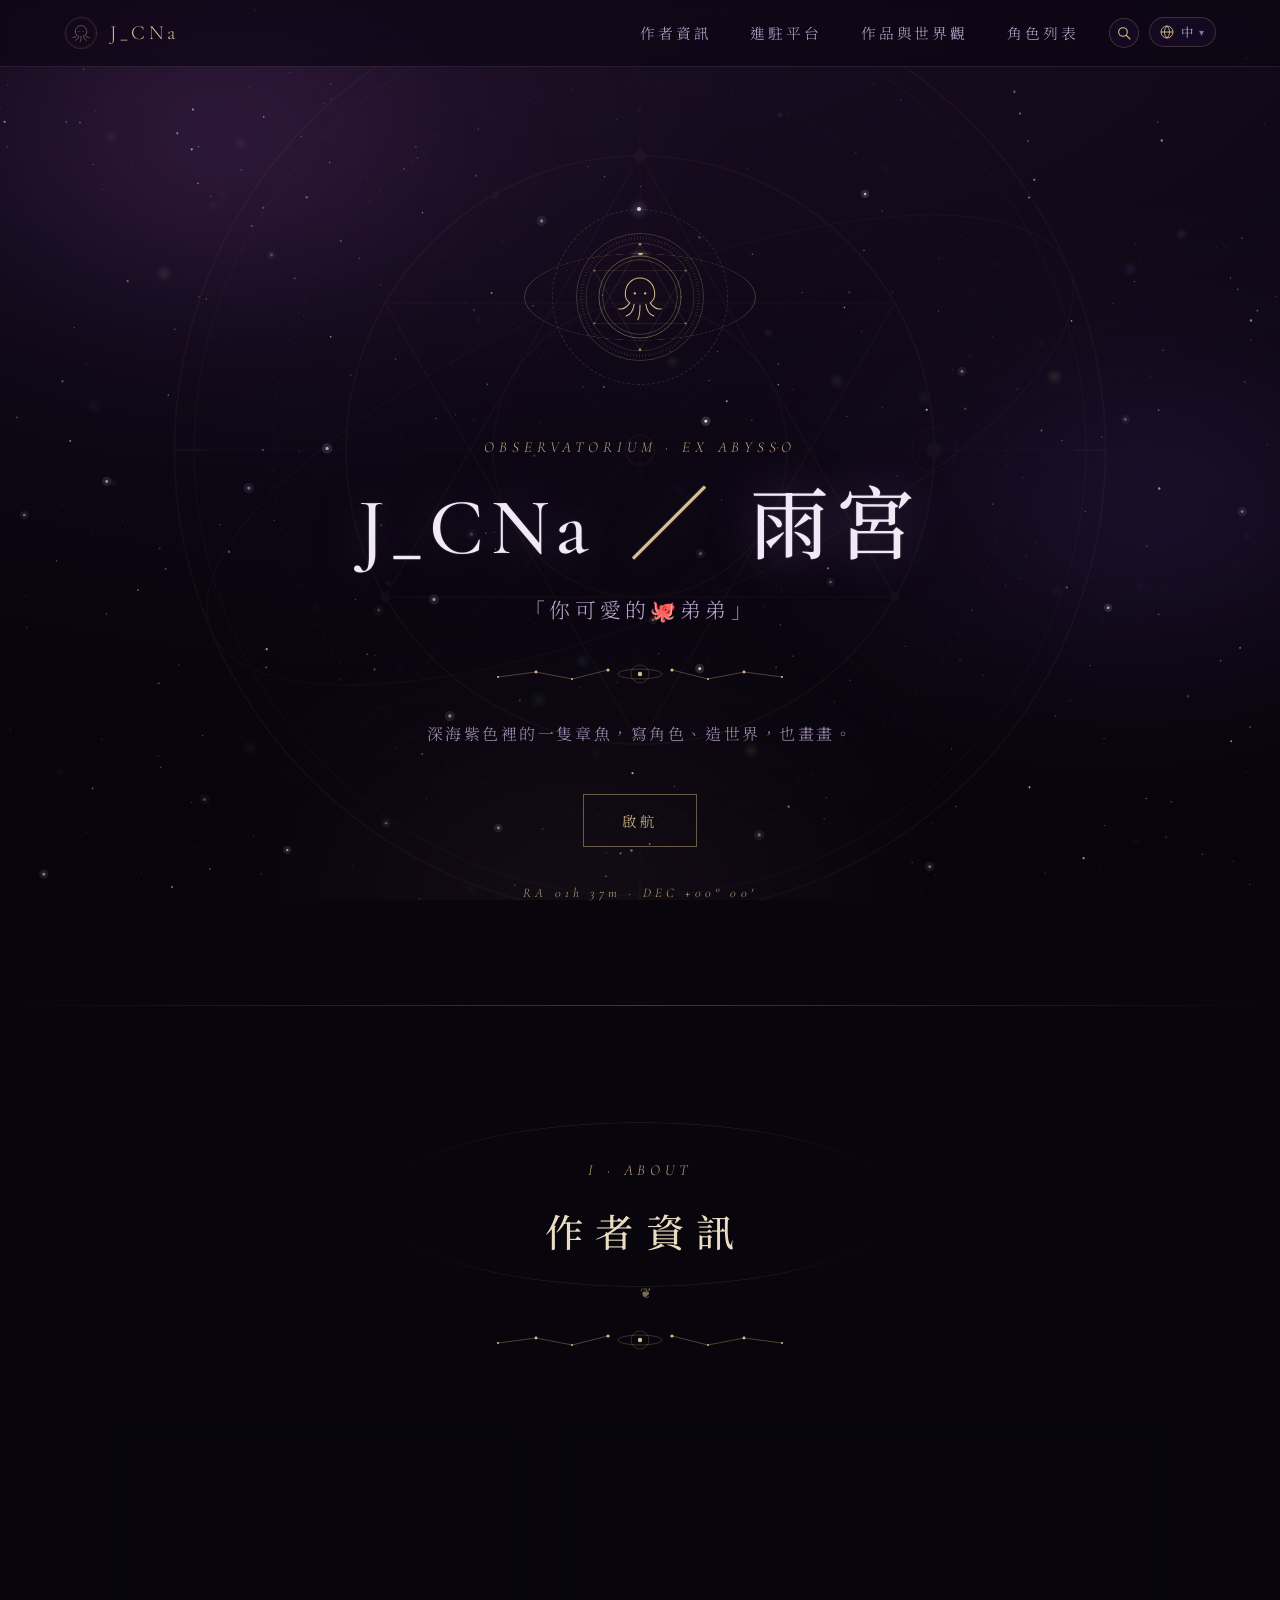
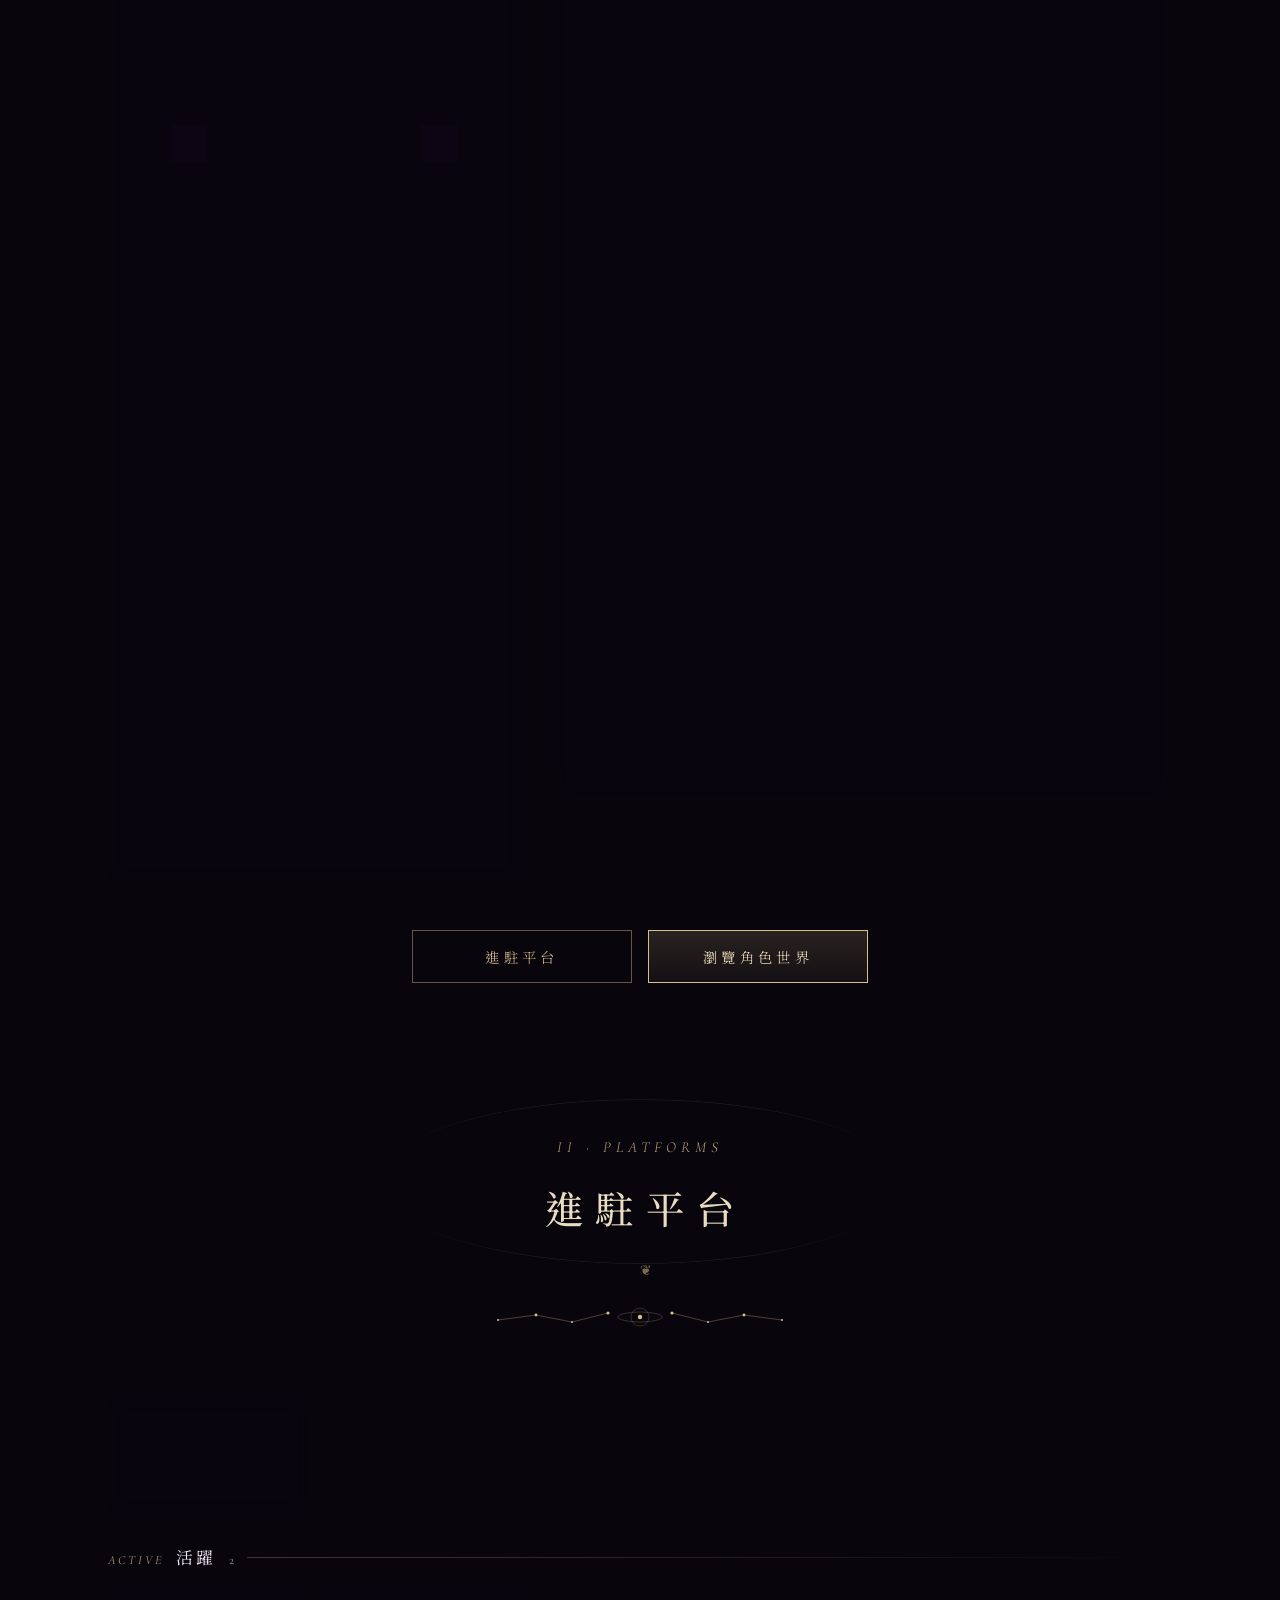
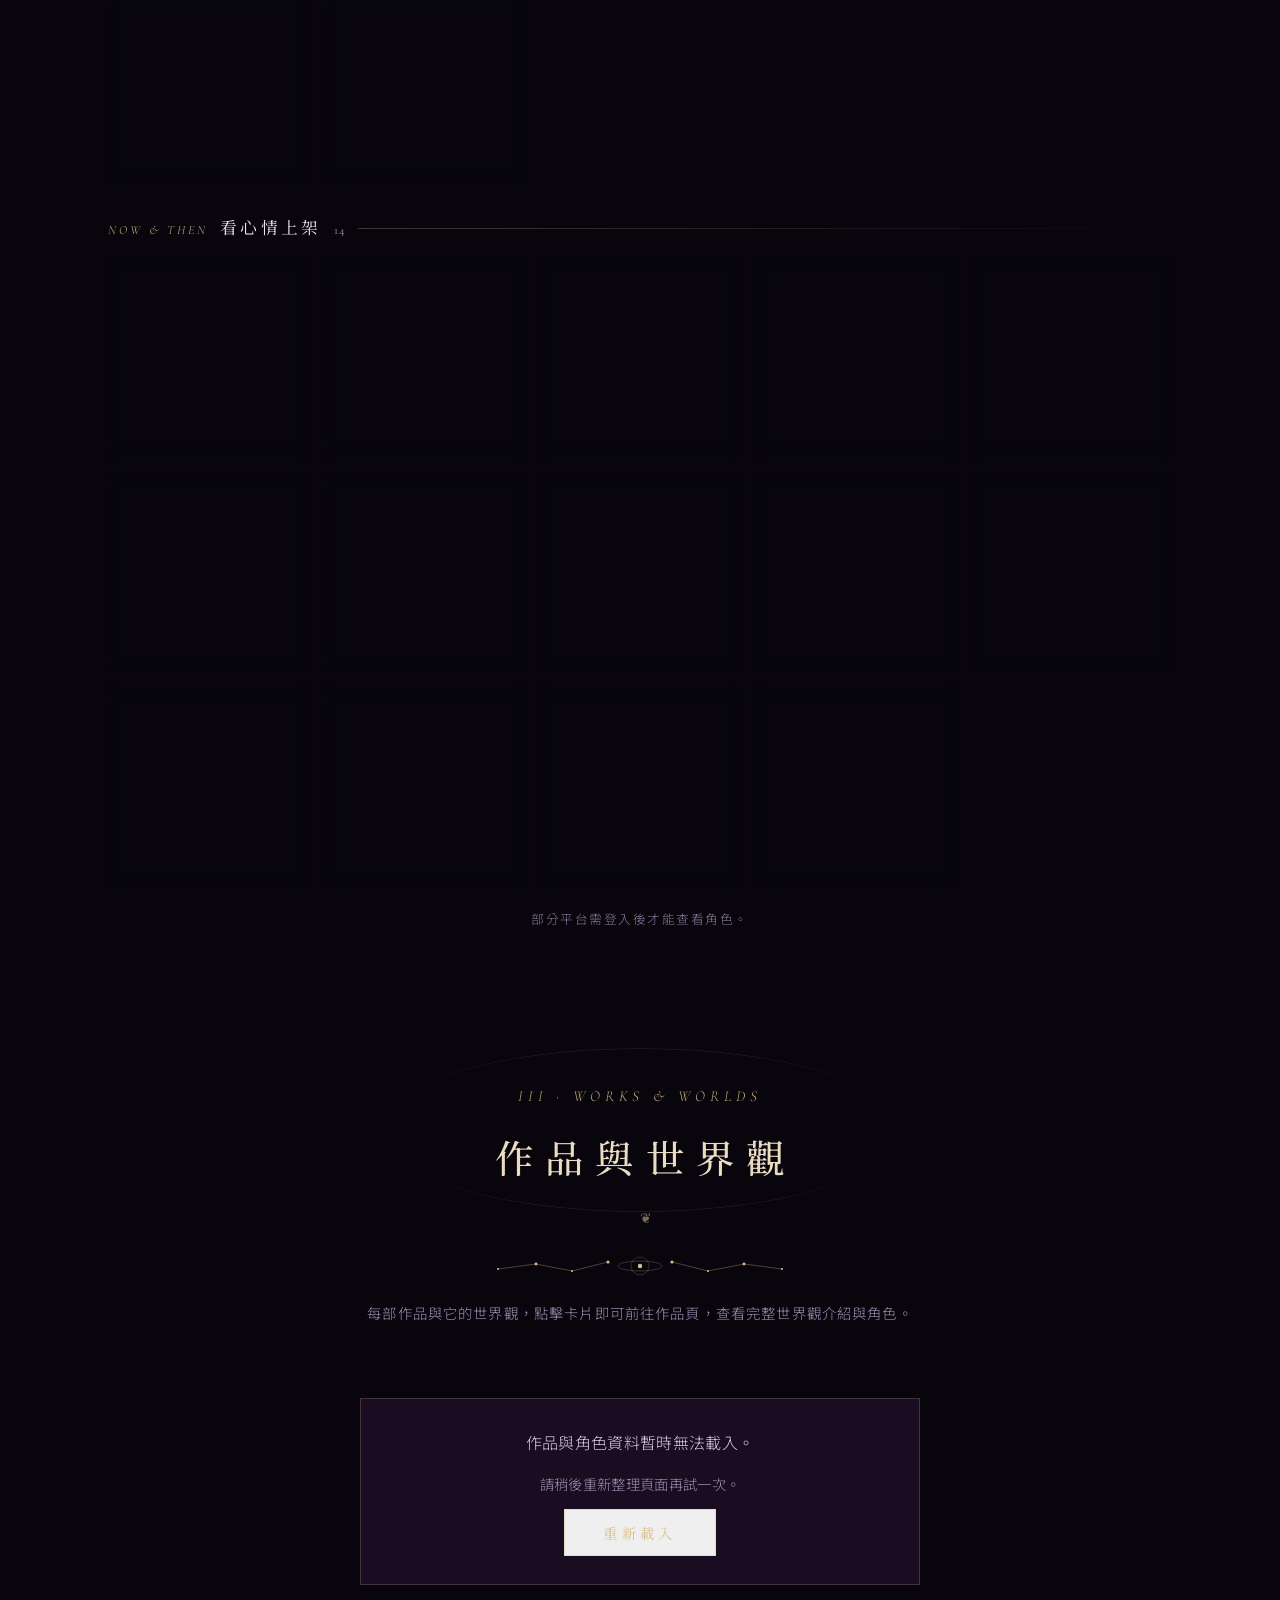
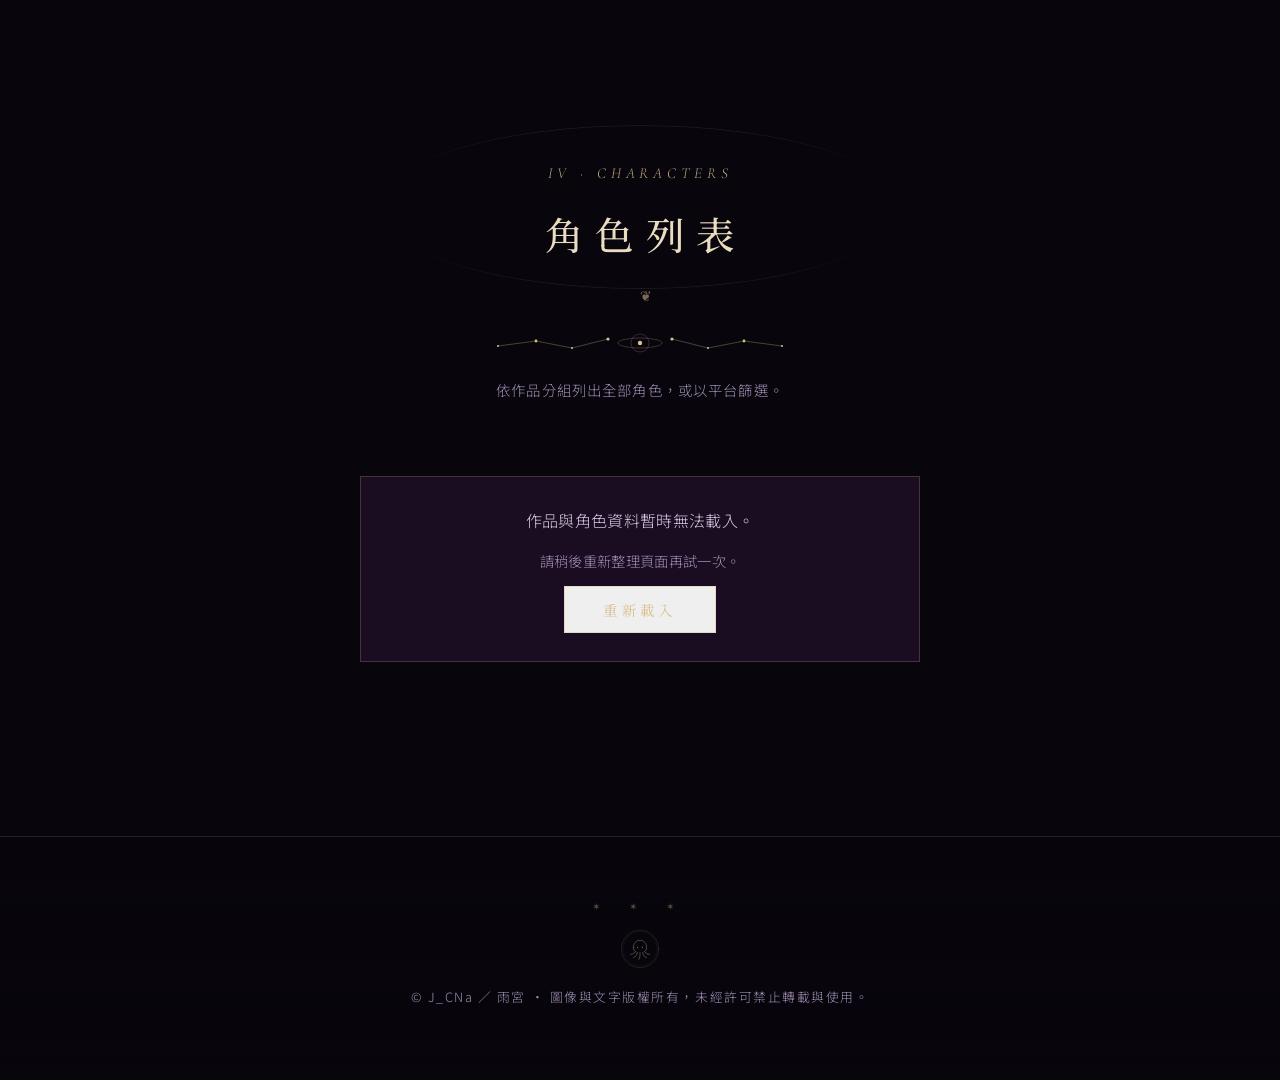
<file: index.html>
<!doctype html>
<html lang="zh-Hant-TW">
<head>
<meta charset="utf-8">
<meta name="viewport" content="width=device-width, initial-scale=1">
<title>J_CNa ／ 雨宮｜創作者空間</title>
<meta name="description" content="J_CNa／雨宮的創作者空間：作者資訊、進駐平台、作品與世界觀、角色列表。">
<link rel="icon" href="/favicon.ico" sizes="16x16 32x32 48x48">
<link rel="icon" href="/favicon.svg" type="image/svg+xml">
<link rel="apple-touch-icon" href="/apple-touch-icon.png" sizes="180x180">
<link rel="manifest" href="/site.webmanifest">
<meta name="theme-color" content="#1a0d2b">
<link rel="canonical" href="https://jcna1920.github.io/">
<meta property="og:type" content="website">
<meta property="og:site_name" content="J_CNa／雨宮｜創作者空間">
<meta property="og:title" content="J_CNa／雨宮｜創作者空間">
<meta property="og:description" content="J_CNa／雨宮的創作者空間：作者資訊、進駐平台、作品與世界觀、角色列表。">
<meta property="og:url" content="https://jcna1920.github.io/">
<meta property="og:image" content="https://jcna1920.github.io/assets/og-image.jpg">
<meta property="og:image:width" content="1200">
<meta property="og:image:height" content="630">
<meta property="og:image:alt" content="金色線條章魚紋章與六芒星環，背景為紫色星空">
<meta property="og:locale" content="zh_TW">
<meta name="twitter:card" content="summary_large_image">
<meta name="twitter:title" content="J_CNa／雨宮｜創作者空間">
<meta name="twitter:description" content="J_CNa／雨宮的創作者空間：作者資訊、進駐平台、作品與世界觀、角色列表。">
<meta name="twitter:image" content="https://jcna1920.github.io/assets/og-image.jpg">
<link rel="preconnect" href="https://fonts.googleapis.com">
<link rel="preconnect" href="https://fonts.gstatic.com" crossorigin>
<link href="https://fonts.googleapis.com/css2?family=Cormorant+Garamond:ital,wght@0,400;0,500;0,600;1,400&family=Noto+Serif+TC:wght@400;500;600&family=Noto+Sans+TC:wght@300;400;500&display=swap" rel="stylesheet">
<link rel="stylesheet" href="style.css?v=20261117b">
</head>
<body>
<div class="space" aria-hidden="true"><div class="nebula n1"></div><div class="nebula n2"></div><div class="nebula n3"></div><div class="abyss"></div><div class="sigil"></div><canvas id="starfield"></canvas></div>
<header class="topbar" id="top">
  <a class="brand" href="#top" aria-label="回到頂端">
    <img src="assets/monogram.svg" alt="" width="34" height="34">
    <span class="notranslate" translate="no">J_CNa</span>
  </a>
  <button class="nav-toggle" aria-label="開啟選單" aria-expanded="false">
    <span></span><span></span>
  </button>
  <nav class="nav" aria-label="主選單">
    <a href="#about">作者資訊</a>
    <a href="#platforms">進駐平台</a>
    <a href="#worlds" class="i18n" data-en="Works &amp; Worlds" data-ko="작품과 세계관">作品與世界觀</a>
    <a href="#characters">角色列表</a>
  </nav>
  <button type="button" class="search-btn" id="searchBtn" aria-haspopup="dialog" aria-controls="searchDlg" aria-label="搜尋（快捷鍵 /）" title="搜尋（/）">
    <svg viewBox="0 0 24 24" width="16" height="16" fill="none" stroke="currentColor" stroke-width="1.6" stroke-linecap="round" aria-hidden="true"><circle cx="10.5" cy="10.5" r="6.5"/><path d="M15.5 15.5 21 21"/></svg>
  </button>
  <div class="lang notranslate" translate="no" id="langSwitch">
    <button type="button" class="lang-btn" aria-haspopup="true" aria-expanded="false" aria-label="語言 Language" title="語言 Language">
      <svg viewBox="0 0 24 24" width="16" height="16" fill="none" stroke="currentColor" stroke-width="1.4" aria-hidden="true"><circle cx="12" cy="12" r="9"/><path d="M3 12h18M12 3c2.6 2.6 3.8 5.6 3.8 9s-1.2 6.4-3.8 9c-2.6-2.6-3.8-5.6-3.8-9S9.4 5.6 12 3z"/></svg>
      <span class="lang-cur">中</span><span class="lang-caret" aria-hidden="true">▾</span>
    </button>
    <ul class="lang-menu" role="menu" hidden>
      <li><button type="button" role="menuitemradio" data-lang="zh-TW" lang="zh-Hant">繁體中文</button></li>
      <li><button type="button" role="menuitemradio" data-lang="en" lang="en">English</button></li>
      <li><button type="button" role="menuitemradio" data-lang="ko" lang="ko">한국어</button></li>
      <li><button type="button" role="menuitemradio" data-lang="ja" lang="ja">日本語</button></li>
      <li><button type="button" role="menuitemradio" data-lang="th" lang="th">ไทย</button></li>
    </ul>
    <p class="lang-note" hidden>機器翻譯 · Machine translation</p>
  </div>
  <div id="google_translate_element" aria-hidden="true"></div>
</header>

<main>
  <section class="hero">
    <div class="hero-inner">
      <div class="hero-orbit"><span class="seal" aria-hidden="true"></span><span class="ring r1"></span><span class="ring r2"><i></i></span><span class="ring r3"><i></i></span>
        <img class="hero-mark" src="assets/monogram.svg" alt="章魚紋章" width="88" height="88"></div>
      <p class="eyebrow">Observatorium · Ex Abysso</p>
      <h1 class="notranslate" translate="no">J_CNa <span class="sep">／</span> 雨宮</h1>
      <p class="tagline"><span class="nick notranslate" translate="no" data-en="“your adorable 🐙 little bro”" data-ko="「귀여운 🐙 남동생」" data-ja="「かわいい🐙弟くん」" data-th="“น้องชาย 🐙 สุดน่ารัก”">「你可愛的🐙弟弟」</span></p>
      <div class="rule"><span></span></div>
      <p class="hero-copy">深海紫色裡的一隻章魚，<br class="sm">寫角色、造世界，也畫畫。</p>
      <a class="btn-ghost i18n" href="#about" data-en="Set sail" data-ko="출항">啟航</a>
      <p class="hero-coord notranslate" translate="no" id="heroCoord" aria-hidden="true">RA 19h 20m · DEC +01° 01′</p>
    </div>
  </section>

  <section class="section" id="about">
    <div class="section-head">
      <p class="eyebrow">I · About</p>
      <h2>作者資訊</h2>
      <div class="rule"><span></span></div>
    </div>

    <div class="about-grid">
      <article class="panel intro">
        <h3>關於我</h3>
        <div class="aslides" id="authorSlides" role="region" aria-roledescription="carousel" aria-label="作者作品幻燈片">
          <div class="aview"><figure class="aslide is-active" role="group" aria-roledescription="slide" aria-label="1 / 5"><span class="abg" style="background-image:url('assets/author/octopus-sketch.webp')" aria-hidden="true"></span><img class="aimg" src="assets/author/octopus-sketch.webp" alt="手繪紫色章魚，戴著紅色尖刺項圈（J_CNa 簽名）" width="1000" height="969" decoding="async"></figure><figure class="aslide" role="group" aria-roledescription="slide" aria-label="2 / 5" aria-hidden="true"><span class="abg" data-bg="assets/author/octopus-onesie.webp" aria-hidden="true"></span><img class="aimg" data-src="assets/author/octopus-onesie.webp" alt="穿著紫色章魚連身裝、捧著小章魚的 Q 版孩子" width="684" height="1000" decoding="async"></figure><figure class="aslide" role="group" aria-roledescription="slide" aria-label="3 / 5" aria-hidden="true"><span class="abg" data-bg="assets/author/flower-crown.webp" aria-hidden="true"></span><img class="aimg" data-src="assets/author/flower-crown.webp" alt="戴著花冠、身旁伴有觸手的紫髮青年" width="562" height="1000" decoding="async"></figure><figure class="aslide" role="group" aria-roledescription="slide" aria-label="4 / 5" aria-hidden="true"><span class="abg" data-bg="assets/author/gothic-wedding.webp" aria-hidden="true"></span><img class="aimg" data-src="assets/author/gothic-wedding.webp" alt="哥德式教堂中的兔耳新娘與黑髮新郎" width="778" height="1000" decoding="async"></figure><figure class="aslide" role="group" aria-roledescription="slide" aria-label="5 / 5" aria-hidden="true"><span class="abg" data-bg="assets/author/witch-poster.jpg" aria-hidden="true"></span><video class="aimg" muted loop playsinline preload="none" controlslist="nodownload noplaybackrate noremoteplayback" disablepictureinpicture disableremoteplayback width="720" height="720" data-poster="assets/author/witch-poster.jpg" aria-label="拿著南瓜棒棒糖的薰衣草色頭髮魔女（動畫）"><source data-src="assets/author/witch.webm" type="video/webm"><source data-src="assets/author/witch.mp4" type="video/mp4"></video></figure></div>
          <button type="button" class="anav prev" aria-label="上一張"><span aria-hidden="true">‹</span></button>
          <button type="button" class="anav next" aria-label="下一張"><span aria-hidden="true">›</span></button>
          <div class="adots"><button type="button" class="adot on" aria-label="第 1 張" aria-current="true"></button><button type="button" class="adot" aria-label="第 2 張"></button><button type="button" class="adot" aria-label="第 3 張"></button><button type="button" class="adot" aria-label="第 4 張"></button><button type="button" class="adot" aria-label="第 5 張"></button></div>
        </div>
        <p><span class="nick notranslate" translate="no" data-html="1" data-en="This is &lt;strong&gt;J_CNa／雨宮&lt;/strong&gt;, also known as “your adorable 🐙 little bro.”" data-ko="여기는 &lt;strong&gt;J_CNa／雨宮&lt;/strong&gt;, 「귀여운 🐙 남동생」이에요." data-ja="ここは&lt;strong&gt;J_CNa／雨宮&lt;/strong&gt;、「かわいい🐙弟くん」です。" data-th="ที่นี่คือ &lt;strong&gt;J_CNa／雨宮&lt;/strong&gt; หรือ “น้องชาย 🐙 สุดน่ารัก” ของทุกคน">這裡是 <strong>J_CNa／雨宮</strong>，也是「你可愛的🐙弟弟」。</span><br>一隻喜歡畫畫的紫色章魚，在多個 AI 聊天平台上創作原創角色與世界觀。</p>
        <p>本站整理我的角色、作品世界與各平台入口。<br>歡迎慢慢逛，希望你喜歡的他們💓</p>
        <div class="contacts">
          <p class="clabel" id="contactsLabel">聯絡方式</p>
          <p>threads 有點危險 請選擇其他聯絡方式 🐙</p>
          <nav class="srow" aria-labelledby="contactsLabel"><span class="sgrp"><a class="sbtn" href="https://www.instagram.com/jcna19200101" target="_blank" rel="noopener noreferrer" aria-label="Instagram @jcna19200101" title="Instagram @jcna19200101"><svg xmlns="http://www.w3.org/2000/svg" viewBox="0 0 210 210" fill="currentColor" aria-hidden="true" focusable="false"><path d="M137.662,43.55a30.975,30.975,0,0,1,30.944,30.944v63.062A30.975,30.975,0,0,1,137.662,168.5H74.6a30.974,30.974,0,0,1-30.943-30.944V74.494A30.974,30.974,0,0,1,74.6,43.55h63.063m0-14.7H74.6A45.643,45.643,0,0,0,28.956,74.494h0v63.062A45.643,45.643,0,0,0,74.6,183.2h63.063a45.643,45.643,0,0,0,45.644-45.644h0V74.494A45.643,45.643,0,0,0,137.662,28.85Z"></path><path d="M105.606,79.25a26.25,26.25,0,1,1-26.25,26.25h0a26.251,26.251,0,0,1,26.25-26.25m0-13.65a39.9,39.9,0,1,0,39.9,39.9A39.9,39.9,0,0,0,105.606,65.6Z"></path><path d="M147.606,55.1a9.45,9.45,0,1,0,9.45,9.45A9.45,9.45,0,0,0,147.606,55.1Z"></path></svg></a><a class="sbtn" href="https://twitter.com/J__CNa" target="_blank" rel="noopener noreferrer" aria-label="X（Twitter）@J__CNa" title="X（Twitter）@J__CNa"><svg xmlns="http://www.w3.org/2000/svg" viewBox="0 0 210 210" fill="currentColor" aria-hidden="true" focusable="false"><path d="M80.691,158.925c49.948,0,77.269-41.38,77.269-77.269,0-1.176,0-2.352-.073-3.518a55.1,55.1,0,0,0,13.545-14.059,53.936,53.936,0,0,1-15.593,4.273,27.228,27.228,0,0,0,11.939-15.025,54.249,54.249,0,0,1-17.241,6.594A27.174,27.174,0,0,0,103.549,78.5a26.686,26.686,0,0,0,.7,6.195A77.108,77.108,0,0,1,48.267,56.34a27.184,27.184,0,0,0,8.4,36.257,27,27,0,0,1-12.285-3.423v.346a27.174,27.174,0,0,0,21.787,26.628,27.276,27.276,0,0,1-7.161.956,26.253,26.253,0,0,1-5.1-.494,27.184,27.184,0,0,0,25.368,18.9,54.883,54.883,0,0,1-40.2,11.246,76.845,76.845,0,0,0,41.632,12.2"></path></svg></a><a class="sbtn" href="https://www.threads.com/@jcna19200101?igshid=NTc4MTIwNjQ2YQ==" target="_blank" rel="noopener noreferrer" aria-label="Threads（脆）@jcna19200101" title="Threads（脆）@jcna19200101"><svg viewBox="0 0 38 38" xmlns="http://www.w3.org/2000/svg" fill="currentColor" aria-hidden="true" focusable="false"><path d="M15.9054 15.3057C15.177 14.8057 14.4565 14.3111 13.7217 13.8067C13.8217 13.6691 13.9137 13.5342 14.0138 13.4058C14.7523 12.46 15.6847 11.7788 16.8217 11.3766C17.2864 11.2122 17.7642 11.1075 18.2524 11.0417C18.7758 10.9713 19.3016 10.962 19.8265 10.9947C20.7165 11.0501 21.5756 11.2393 22.387 11.6223C23.2761 12.0422 23.9769 12.6746 24.5428 13.467C25.1055 14.2549 25.4218 15.1428 25.6253 16.0767C25.7138 16.4825 25.7769 16.8927 25.804 17.3079C25.8125 17.4378 25.8283 17.5671 25.8421 17.7092C25.9342 17.7535 26.0334 17.8038 26.1349 17.8495C26.9258 18.2056 27.6502 18.663 28.2916 19.2468C28.7346 19.65 29.1485 20.0796 29.4861 20.576C30.0334 21.3806 30.3815 22.2659 30.5756 23.2157C30.725 23.9468 30.7607 24.6854 30.708 25.4247C30.6387 26.3965 30.3918 27.3279 29.9757 28.2134C29.7565 28.6798 29.5054 29.1284 29.1953 29.5396C28.971 29.8371 28.7249 30.1191 28.4777 30.3987C28.0617 30.8692 27.5956 31.2886 27.0953 31.668C26.6614 31.9971 26.2018 32.2901 25.7259 32.5566C24.7758 33.0887 23.755 33.4275 22.6938 33.6568C22.1332 33.7779 21.5665 33.8619 20.9955 33.9124C20.6472 33.9432 20.2976 33.9642 19.948 33.9762C19.5294 33.9908 19.1094 34.0113 18.6916 33.9924C18.1538 33.9679 17.617 33.9148 17.0811 33.8597C16.4519 33.7951 15.8326 33.67 15.2203 33.5129C14.4028 33.3031 13.6102 33.0232 12.8565 32.6435C12.2779 32.3521 11.7296 32.0109 11.2034 31.6324C10.7677 31.3189 10.3657 30.9688 9.98902 30.5902C9.62257 30.2218 9.28833 29.8248 8.96814 29.4157C8.48135 28.7936 8.08284 28.1181 7.73703 27.4118C7.29518 26.5093 6.96182 25.5668 6.69858 24.5975C6.5412 24.0182 6.4087 23.435 6.31603 22.843C6.25337 22.4428 6.19656 22.0414 6.15294 21.6387C6.11077 21.2503 6.0894 20.8596 6.05821 20.47C6.01371 19.9153 5.99438 19.3594 6.00141 18.8031C6.00639 18.4163 6.01927 18.0293 6.04079 17.6431C6.06114 17.277 6.09013 16.9111 6.12805 16.5466C6.22555 15.6097 6.36171 14.6781 6.59683 13.7645C6.85143 12.7751 7.16474 11.8046 7.5959 10.8748C7.91872 10.1787 8.28619 9.50672 8.73726 8.88464C9.07297 8.42172 9.43766 7.98077 9.8328 7.56426C10.1711 7.20739 10.5292 6.87322 10.9169 6.57222C11.4627 6.14858 12.0434 5.77658 12.6555 5.45303C13.5985 4.95447 14.5978 4.61259 15.6376 4.38025C16.2497 4.2435 16.8666 4.13744 17.4922 4.08551C17.7389 4.06499 17.9856 4.03764 18.2329 4.02979C18.7441 4.01364 19.256 3.99196 19.7669 4.00302C20.4077 4.01684 21.046 4.07634 21.6813 4.1696C22.3413 4.26649 22.9926 4.39829 23.6336 4.58189C24.3176 4.77785 24.9884 5.01281 25.6222 5.3349C26.544 5.80335 27.4215 6.34309 28.1809 7.05114C28.4895 7.33891 28.7899 7.63641 29.0785 7.94396C29.696 8.60212 30.1966 9.34466 30.6405 10.1271C30.9447 10.6633 31.2036 11.2214 31.4406 11.7885C31.6682 12.3328 31.841 12.8973 32 13.481C31.1487 13.706 30.301 13.9301 29.4444 14.1566C29.3933 13.9938 29.3417 13.8338 29.2928 13.673C29.1349 13.1536 28.9238 12.6544 28.7028 12.1594C28.4693 11.6363 28.186 11.1399 27.8644 10.665C27.5973 10.2708 27.3044 9.89545 26.9694 9.55735C26.3028 8.88421 25.5568 8.31538 24.7094 7.87791C24.1541 7.59117 23.5804 7.3552 22.9824 7.1764C22.3947 7.00081 21.7952 6.87817 21.1875 6.79626C20.6816 6.72803 20.1742 6.67842 19.6628 6.67522C19.4586 6.67391 19.2541 6.65194 19.0504 6.65878C18.3463 6.68235 17.6445 6.72905 16.9482 6.84674C16.338 6.94989 15.7377 7.08882 15.1521 7.28755C14.0801 7.65111 13.1074 8.19201 12.2495 8.92727C11.7088 9.39077 11.2419 9.92382 10.8345 10.5066C10.1638 11.4659 9.70558 12.5239 9.36987 13.6382C9.16183 14.329 9.02055 15.034 8.8967 15.7436C8.81456 16.2149 8.75556 16.688 8.72321 17.1646C8.70139 17.4872 8.67987 17.8101 8.66552 18.1332C8.65074 18.4665 8.63566 18.8004 8.63771 19.1338C8.64005 19.5109 8.6522 19.8884 8.67621 20.2648C8.71545 20.8809 8.75981 21.4976 8.87166 22.1055C8.97824 22.6847 9.08614 23.2647 9.22889 23.8358C9.51174 24.968 9.93338 26.0482 10.5473 27.0478C10.9865 27.7629 11.5173 28.404 12.1434 28.9657C13.1256 29.8472 14.2653 30.4489 15.5281 30.8242C16.1528 31.0099 16.7899 31.1453 17.4397 31.2128C17.7727 31.2474 18.1071 31.2694 18.4405 31.3014C18.9268 31.348 19.4145 31.3391 19.9007 31.3173C20.9865 31.2685 22.0597 31.13 23.0983 30.7956C23.9011 30.5372 24.6417 30.1542 25.3263 29.6637C25.7465 29.3627 26.1314 29.0216 26.4902 28.6512C27.328 27.7863 27.8562 26.7657 28.0431 25.5769C28.0715 25.3962 28.0667 25.2106 28.089 25.0286C28.1269 24.7185 28.0931 24.4108 28.0551 24.1055C27.943 23.2007 27.6186 22.3818 27.0035 21.6943C26.6497 21.2986 26.2491 20.9532 25.7907 20.6782C25.7745 20.6685 25.7573 20.6603 25.7273 20.6442C25.7134 20.7095 25.6973 20.7673 25.6892 20.826C25.6096 21.4069 25.477 21.9761 25.2948 22.533C25.0073 23.4123 24.575 24.213 23.9593 24.9116C23.5941 25.3261 23.1797 25.6844 22.7115 25.9777C22.2348 26.2762 21.7176 26.487 21.175 26.6357C20.7901 26.7412 20.3992 26.8183 20.0007 26.8472C19.6761 26.8708 19.3501 26.9015 19.0255 26.8936C18.0882 26.8706 17.1836 26.6908 16.3248 26.3022C15.668 26.005 15.0919 25.5981 14.6079 25.0687C13.997 24.4005 13.614 23.6172 13.4698 22.7243C13.4352 22.5106 13.422 22.2928 13.4092 22.0762C13.3595 21.2421 13.5314 20.4527 13.9167 19.7118C14.2533 19.0648 14.724 18.5261 15.311 18.0926C15.9269 17.6377 16.6137 17.3196 17.3477 17.1027C17.8612 16.951 18.3856 16.8529 18.9192 16.7991C19.5444 16.7361 20.1708 16.6955 20.7988 16.7158C21.532 16.7393 22.2631 16.795 22.9878 16.9158C23.0206 16.9213 23.0547 16.9194 23.108 16.9219C23.0857 16.8041 23.0677 16.6923 23.0434 16.5821C22.9254 16.0493 22.7477 15.5397 22.4391 15.0829C22.0149 14.4553 21.4358 14.0395 20.7036 13.8338C20.3136 13.7242 19.9159 13.6764 19.5108 13.6547C18.9109 13.6225 18.3266 13.6922 17.7582 13.8767C17.0007 14.1226 16.3984 14.5782 15.9562 15.2393C15.9455 15.2553 15.9324 15.2705 15.9054 15.3057ZM23.1748 19.6714C22.4154 19.5013 21.671 19.4287 20.9231 19.4045C20.3736 19.3866 19.8234 19.3968 19.2743 19.447C18.8024 19.4902 18.3396 19.5733 17.8906 19.7202C17.4085 19.8779 16.9677 20.1114 16.6151 20.4843C16.0914 21.0383 15.926 21.6927 16.0992 22.4262C16.231 22.9845 16.5875 23.3861 17.0658 23.6865C17.6234 24.0368 18.2472 24.1759 18.8945 24.2185C19.4113 24.2526 19.9243 24.2035 20.4278 24.078C21.1008 23.9101 21.659 23.5676 22.0925 23.0208C22.4607 22.5562 22.7029 22.0343 22.8669 21.4715C22.9915 21.0438 23.0708 20.6069 23.1279 20.166C23.1488 20.0045 23.1589 19.8416 23.1748 19.6714Z"></path></svg></a><a class="sbtn" href="https://www.plurk.com/J_CNa" target="_blank" rel="noopener noreferrer" aria-label="噗浪 Plurk @J_CNa" title="噗浪 Plurk @J_CNa"><svg xmlns="http://www.w3.org/2000/svg" viewBox="20 18 973 973" fill="currentColor" aria-hidden="true" focusable="false"><path transform="translate(0.000000,1024.000000) scale(1.000000,-1.000000)" d="M510 821 c-1 -1 -5 -1 -10 -1 -6 0 -10 0 -10 -1 -1 -1 -4 -1 -6 -1 -3 0 -6 0 -6 -1 -1 -1 -3 -1 -5 -1 -3 0 -5 0 -5 -1 -1 -1 -3 -1 -4 -1 -2 0 -4 0 -4 -1 -1 -1 -3 -1 -4 -1 -2 0 -4 0 -4 -1 -1 -1 -3 -1 -4 -1 -2 0 -4 0 -4 -1 -1 -1 -2 -1 -3 -1 -2 0 -3 0 -3 -1 -1 -1 -2 -1 -3 -1 -2 0 -3 0 -3 -1 -1 -1 -2 -1 -3 -1 -1 0 -4 -1 -5 -2 -2 -1 -5 -2 -5 -2 -1 0 -4 -1 -5 -2 -2 -1 -5 -2 -5 -2 -2 0 -23 -10 -25 -12 -1 -1 -3 -2 -5 -3 -2 -1 -4 -2 -5 -3 0 -1 -2 -2 -4 -3 -3 -1 -5 -3 -6 -3 -1 -1 -2 -2 -2 -2 -1 0 -3 -1 -4 -3 -2 -2 -4 -3 -4 -3 -1 0 -3 -1 -4 -3 -2 -2 -4 -3 -4 -3 -1 0 -3 -2 -5 -4 -3 -2 -5 -4 -5 -4 -2 0 -34 -32 -34 -33 0 -1 -2 -4 -5 -7 -3 -3 -5 -5 -5 -6 1 0 1 0 2 1 0 0 1 1 1 1 1 0 2 1 3 1 2 2 11 7 13 7 1 0 2 0 3 1 0 1 2 1 4 1 1 0 3 0 4 1 0 1 4 1 9 1 5 0 9 0 9 -1 0 -1 1 -1 3 -1 2 0 3 0 3 -1 0 -1 1 -1 2 -1 1 0 2 0 2 -1 0 -1 1 -1 2 -1 1 0 2 0 2 -1 0 -1 1 -1 2 -1 1 0 16 -14 16 -16 0 -1 1 -2 2 -3 1 -1 2 -2 2 -3 0 -1 0 -2 1 -2 1 0 1 -1 1 -2 0 -1 0 -2 1 -2 1 0 1 -1 1 -2 0 -1 0 -2 1 -2 1 0 1 -1 1 -2 0 -1 0 -2 1 -2 1 0 1 -1 1 -2 0 -1 0 -2 1 -2 1 0 1 -1 1 -3 0 -2 0 -3 1 -3 1 0 1 -2 1 -4 0 -2 0 -4 1 -4 1 0 1 -2 1 -5 0 -3 0 -5 1 -5 1 0 1 -3 1 -6 0 -3 0 -6 1 -6 1 0 1 -9 1 -24 0 -16 0 -25 -1 -25 -1 -1 -1 -4 -1 -7 0 -4 0 -7 -1 -7 -1 -1 -1 -4 -1 -6 0 -3 0 -6 -1 -6 -1 -1 -1 -3 -1 -4 0 -2 0 -4 -1 -4 -1 -1 -1 -3 -1 -4 0 -2 0 -4 -1 -4 -1 -1 -1 -2 -1 -3 0 -2 0 -3 -1 -3 -1 -1 -1 -2 -1 -3 0 -2 0 -3 -1 -3 -1 -1 -1 -2 -1 -3 0 -2 0 -3 -1 -3 -1 -1 -1 -2 -1 -3 0 -1 -1 -4 -3 -7 -2 -4 -3 -7 -3 -7 0 -2 -4 -11 -6 -13 -1 -1 -2 -3 -3 -5 -1 -2 -3 -4 -3 -5 -1 -1 -2 -2 -2 -2 0 -1 -1 -3 -2 -3 -1 -1 -2 -3 -2 -3 0 -1 -2 -3 -4 -6 -2 -2 -4 -4 -4 -4 0 -2 -11 -13 -13 -13 0 0 -2 -1 -3 -3 -2 -2 -4 -3 -5 -3 0 0 -1 -1 -2 -1 -2 -2 -11 -7 -13 -7 -1 0 -2 0 -3 -1 0 -1 -2 -1 -4 -1 -1 0 -3 0 -3 -1 -1 -1 -4 -1 -9 -1 -4 0 -7 0 -7 1 0 1 -2 1 -4 1 -2 0 -4 0 -4 1 0 1 -1 1 -2 1 -1 0 -2 0 -2 1 0 1 -1 1 -2 1 -1 0 -2 1 -3 2 -1 1 -2 2 -3 2 -1 0 -14 13 -14 14 0 1 -1 2 -2 3 -1 1 -2 2 -2 3 0 1 0 2 -1 2 -1 0 -1 1 -1 2 0 1 0 2 -1 2 -1 0 -1 1 -1 2 0 1 0 2 -1 2 -1 0 -1 1 -1 2 0 1 0 2 -1 2 -1 0 -1 1 -1 3 0 2 0 3 -1 3 -1 0 -1 1 -1 3 0 2 0 3 -1 3 -1 0 -1 2 -1 4 0 2 0 4 -1 4 -1 0 -1 2 -1 5 0 2 -1 5 -1 6 -2 2 -3 1 -3 -1 0 -1 0 -2 1 -2 1 0 1 -5 1 -12 0 -7 0 -12 1 -12 1 0 1 -3 1 -7 0 -4 0 -7 1 -7 1 0 1 -3 1 -6 0 -3 0 -6 1 -6 1 0 1 -2 1 -4 0 -2 0 -4 1 -4 1 0 1 -2 1 -4 0 -2 0 -4 1 -4 1 0 1 -2 1 -4 0 -2 0 -4 1 -4 1 0 1 -1 1 -3 0 -2 0 -3 1 -3 1 0 1 -1 1 -3 0 -2 0 -3 1 -3 1 0 1 -1 1 -3 0 -2 0 -3 1 -3 1 0 1 -1 1 -3 0 -2 0 -3 1 -3 1 0 1 -1 1 -2 0 -1 0 -2 1 -2 1 0 1 -1 1 -3 0 -2 0 -3 1 -3 1 0 1 -1 1 -2 0 -1 0 -2 1 -2 1 0 1 -1 1 -2 0 -1 0 -2 1 -2 1 0 1 -1 1 -2 0 -1 0 -2 1 -2 1 0 1 -2 1 -4 0 -5 -5 -12 -9 -12 -3 0 -11 -12 -11 -16 0 -2 0 -3 -1 -3 -1 -1 -1 -3 -1 -5 0 -2 0 -4 1 -4 1 0 1 -1 1 -3 0 -4 2 -5 5 -2 5 5 11 6 15 3 4 -5 2 -14 -3 -14 -1 0 -5 -4 -5 -6 0 -1 2 -3 4 -5 2 -2 4 -4 4 -5 0 -1 2 -3 5 -6 3 -3 5 -5 5 -6 0 -1 2 -3 4 -5 2 -2 4 -4 4 -5 0 -2 17 -18 19 -18 2 0 3 0 3 -1 0 -4 21 1 26 7 1 1 3 2 4 2 0 0 2 1 3 2 2 3 8 3 10 0 1 -1 2 -2 3 -2 1 0 2 -1 4 -3 2 -2 3 -3 4 -3 1 0 2 -1 3 -2 1 -1 2 -2 3 -2 1 0 2 -1 3 -2 1 -1 2 -2 3 -2 1 0 2 -1 3 -2 1 -1 2 -2 3 -2 1 0 2 0 2 -1 0 -1 1 -1 2 -1 1 0 2 -1 3 -2 1 -1 2 -2 3 -2 1 0 2 0 2 -1 0 -1 1 -1 2 -1 1 0 2 0 2 -1 0 -1 1 -1 2 -1 1 0 2 0 2 -1 0 -1 1 -1 2 -1 1 0 2 0 2 -1 0 -1 1 -1 2 -1 1 0 2 0 2 -1 0 -1 1 -1 2 -1 1 0 2 0 2 -1 0 -1 1 -1 2 -1 1 0 2 0 2 -1 0 -1 1 -1 2 -1 1 0 2 0 2 -1 0 -1 1 -1 3 -1 2 0 3 0 3 -1 0 -1 1 -1 2 -1 1 0 2 0 2 -1 0 -1 1 -1 3 -1 2 0 3 0 3 -1 0 -1 1 -1 3 -1 2 0 3 0 3 -1 0 -1 1 -1 3 -1 2 0 3 0 3 -1 0 -1 1 -1 3 -1 2 0 3 0 3 -1 0 -1 1 -1 3 -1 2 0 3 0 3 -1 0 -1 2 -1 4 -1 2 0 4 0 4 -1 0 -1 2 -1 5 -1 3 0 5 0 5 -1 0 -1 2 -1 5 -1 3 0 5 0 5 -1 0 -1 3 -1 6 -1 3 0 6 0 6 -1 0 -1 5 -1 12 -1 7 0 12 0 12 -1 0 -1 31 -1 32 0 0 1 5 1 11 1 5 0 10 0 11 1 0 1 3 1 7 1 3 0 6 0 7 1 0 1 2 1 5 1 2 0 4 0 5 1 0 1 2 1 4 1 1 0 3 0 4 1 0 1 2 1 4 1 1 0 3 0 4 1 0 1 2 1 4 1 1 0 3 0 4 1 0 1 1 1 3 1 1 0 2 0 3 1 0 1 1 1 3 1 1 0 2 0 3 1 0 1 1 1 2 1 1 0 4 1 6 2 1 1 4 2 5 2 0 0 3 1 5 2 1 1 4 2 4 2 2 0 27 12 29 14 1 1 3 2 5 3 2 1 4 3 5 3 1 1 2 2 2 2 1 0 3 1 4 2 0 1 2 2 3 2 0 0 1 1 2 1 5 6 12 6 17 1 2 -2 4 -4 5 -4 1 0 2 -1 3 -2 1 -1 2 -2 3 -2 1 0 2 0 2 -1 0 -2 16 -1 20 1 1 1 4 2 5 2 2 0 1 1 -3 5 -4 4 -6 11 -3 14 3 3 10 1 14 -3 l3 -4 9 9 c5 5 9 9 9 9 0 1 5 7 12 13 13 14 16 18 16 28 0 4 0 7 -1 7 -1 0 -1 1 -1 3 0 1 -1 3 -2 4 -1 1 -2 2 -2 3 0 1 -2 4 -4 4 -2 0 -6 5 -6 6 0 1 0 2 -1 2 -3 0 -1 9 7 24 4 9 8 17 8 18 0 1 0 2 1 3 1 0 1 1 1 2 0 1 1 4 2 6 1 1 2 4 2 5 0 1 0 2 1 3 1 0 1 1 1 3 0 1 0 2 1 3 1 0 1 2 1 4 0 1 0 3 1 4 1 0 1 1 1 3 0 1 0 2 1 3 1 0 1 2 1 4 0 3 0 5 1 5 1 1 1 3 1 4 0 2 0 4 1 5 1 0 1 3 1 6 0 2 0 5 1 6 1 0 1 4 1 9 0 4 0 8 1 9 1 0 1 10 1 27 0 17 0 26 -1 26 -1 0 -1 4 -1 9 0 5 0 9 -1 9 -1 0 -1 2 -1 5 0 4 0 5 10 15 6 5 10 10 10 11 0 0 1 2 3 4 2 1 3 3 3 4 0 0 1 1 1 2 2 1 5 7 5 9 0 0 1 3 2 5 2 4 3 13 1 16 -2 1 -13 2 -13 0 -1 -1 -2 -1 -3 -1 -2 0 -3 0 -3 -1 -1 -1 -2 -1 -3 -1 -2 0 -3 0 -3 -1 -1 -1 -3 -1 -4 -1 -2 0 -4 0 -4 -1 -1 -1 -4 -1 -9 -1 -4 0 -7 0 -7 1 0 1 -1 1 -2 1 -2 0 -2 1 -2 3 0 2 0 3 -1 3 -1 0 -1 1 -1 2 0 1 0 2 -1 2 -1 0 -1 1 -1 2 0 1 0 2 -1 2 -1 0 -1 1 -1 2 0 1 0 2 -1 2 -1 0 -1 1 -1 2 0 1 0 2 -1 2 -1 0 -1 1 -1 2 0 1 0 2 -1 2 -1 0 -1 1 -1 2 0 1 0 2 -1 2 -1 0 -1 1 -1 2 0 1 0 2 -1 2 -1 0 -1 1 -1 2 0 1 0 2 -1 2 -1 0 -1 1 -1 2 0 1 -1 2 -2 3 -1 1 -2 2 -2 3 0 1 -1 2 -2 3 -1 1 -2 2 -2 3 0 1 0 2 -1 2 -1 0 -1 1 -1 2 0 0 -1 2 -3 4 -2 2 -3 3 -3 4 0 1 -1 2 -2 3 -1 1 -2 2 -2 3 0 1 -2 3 -4 5 -2 2 -4 4 -4 5 0 1 -3 4 -7 8 -4 4 -7 7 -7 8 0 1 -13 14 -14 14 -1 0 -4 3 -8 7 -4 4 -7 7 -8 7 -1 0 -3 2 -5 4 -2 2 -4 4 -5 4 -1 0 -2 1 -3 2 -1 1 -2 2 -3 2 -1 0 -2 1 -4 3 -2 2 -4 3 -4 3 -1 0 -2 0 -2 1 0 1 -1 1 -2 1 -1 0 -2 1 -3 2 -1 1 -2 2 -3 2 -1 0 -2 0 -2 1 0 1 -1 1 -2 1 -1 0 -2 1 -3 2 -1 1 -2 2 -3 2 -1 0 -2 0 -2 1 0 1 -1 1 -2 1 -1 0 -2 0 -2 1 0 1 -1 1 -2 1 -1 0 -2 0 -2 1 0 1 -1 1 -2 1 -1 0 -2 0 -2 1 0 1 -1 1 -2 1 -1 0 -2 0 -2 1 0 1 -1 1 -2 1 -1 0 -2 0 -2 1 0 1 -1 1 -2 1 -1 0 -2 0 -2 1 0 1 -1 1 -3 1 -2 0 -3 0 -3 1 0 1 -1 1 -2 1 -1 0 -2 0 -2 1 0 1 -1 1 -3 1 -2 0 -3 0 -3 1 0 1 -1 1 -2 1 -1 0 -2 0 -2 1 0 1 -1 1 -3 1 -2 0 -3 0 -3 1 0 1 -2 1 -4 1 -2 0 -4 0 -4 1 0 1 -1 1 -3 1 -2 0 -3 0 -3 1 0 1 -2 1 -4 1 -2 0 -4 0 -4 1 0 1 -2 1 -4 1 -2 0 -4 0 -4 1 0 1 -2 1 -5 1 -3 0 -5 0 -5 1 0 1 -3 1 -6 1 -3 0 -6 0 -6 1 0 1 -4 1 -10 1 -6 0 -10 0 -10 1 0 1 -8 1 -22 1 -13 0 -22 0 -22 -1z M208 691 c-1 -1 -2 -1 -3 -1 -9 0 -25 -17 -25 -26 0 -2 0 -3 -1 -3 -1 -1 -1 -3 -1 -6 0 -3 0 -5 1 -5 1 0 1 -2 1 -4 0 -2 1 -4 1 -4 3 -1 0 -4 -4 -4 -6 0 -23 -10 -23 -14 0 0 -1 -2 -2 -2 -1 -1 -2 -3 -2 -5 0 -1 0 -2 -1 -2 -1 -1 -1 -3 -1 -4 0 -2 0 -4 -1 -4 -1 -1 -1 -3 -1 -5 0 -2 0 -4 1 -4 1 0 1 -2 1 -4 0 -2 0 -4 1 -4 1 0 1 -1 1 -2 0 -1 0 -2 1 -2 1 0 1 -1 1 -2 0 -1 0 -2 1 -2 1 0 1 -1 1 -2 0 -1 4 -6 6 -6 1 0 2 -1 3 -2 1 -1 2 -2 3 -2 1 0 2 0 2 -1 0 -1 1 -1 2 -1 1 0 2 0 2 -1 0 -1 4 -1 10 -1 6 0 11 0 12 1 0 1 1 1 2 1 4 0 15 9 18 15 2 3 4 4 4 1 0 -1 1 -2 2 -3 1 -1 2 -2 2 -3 0 -1 13 -14 14 -14 3 0 4 -3 4 -13 0 -7 0 -11 1 -11 1 0 1 -3 1 -7 0 -4 0 -7 1 -7 1 0 1 -2 1 -4 0 -2 0 -4 1 -4 1 0 1 -1 1 -3 0 -2 0 -3 1 -3 1 0 1 -1 1 -3 0 -2 0 -3 1 -3 1 0 1 -1 1 -2 0 -1 0 -2 1 -2 1 0 1 -1 1 -2 0 -1 0 -2 1 -2 1 0 1 -1 1 -2 0 0 1 -2 3 -4 2 -2 3 -3 3 -4 0 -2 5 -6 6 -6 1 0 2 -1 3 -2 1 -1 2 -2 3 -2 1 0 2 0 2 -1 0 -1 1 -1 2 -1 1 0 2 0 2 -1 0 -1 4 -1 10 -1 6 0 11 0 12 1 0 1 1 1 2 1 2 0 11 5 13 7 1 0 2 1 2 1 2 0 17 15 17 17 0 0 1 2 3 3 1 1 3 4 4 6 1 2 2 4 3 5 2 2 10 19 10 21 0 0 1 3 2 5 1 1 2 4 2 5 0 1 0 2 1 3 1 0 1 2 1 4 0 1 0 3 1 4 1 0 1 2 1 4 0 1 0 3 1 4 1 0 1 2 1 4 0 1 0 3 1 4 1 0 1 3 1 7 0 3 0 6 1 7 1 0 1 8 1 20 0 12 0 19 -1 19 -1 0 -1 3 -1 6 0 3 0 6 -1 6 -1 0 -1 2 -1 4 0 2 0 4 -1 4 -1 0 -1 1 -1 3 0 2 0 3 -1 3 -1 0 -1 1 -1 3 0 2 0 3 -1 3 -1 0 -1 1 -1 2 0 1 0 2 -1 2 -1 0 -1 1 -1 2 0 1 0 2 -1 2 -1 0 -1 1 -1 2 0 0 -1 2 -3 4 -2 2 -3 3 -3 4 0 2 -5 6 -6 6 -1 0 -2 1 -3 2 -1 1 -2 2 -3 2 -1 0 -2 0 -2 1 0 1 -1 1 -3 1 -2 0 -3 0 -3 1 0 1 -4 1 -10 1 -5 0 -10 0 -10 -1 -1 -1 -2 -1 -3 -1 -2 0 -7 -3 -9 -5 -1 0 -2 -1 -2 -1 -1 0 -3 -1 -4 -3 -2 -2 -4 -3 -4 -3 -2 0 -8 -6 -8 -8 0 0 -2 -2 -4 -4 -2 -3 -4 -5 -4 -6 0 0 -1 -1 -2 -2 0 -1 -2 -3 -3 -5 -1 -2 -2 -4 -3 -5 -2 -2 -6 -11 -6 -13 0 -3 -3 -7 -6 -7 -1 0 -2 0 -2 1 0 1 -1 1 -2 1 -2 0 -3 5 -1 7 2 2 5 7 5 9 0 1 0 2 1 3 1 0 1 4 1 9 0 5 0 8 -1 8 -1 0 -1 1 -1 3 0 2 0 3 -1 3 -1 0 -1 1 -1 2 0 0 -1 2 -3 4 -2 2 -3 4 -3 4 0 1 -1 2 -2 2 0 0 -2 1 -4 3 -2 2 -4 3 -5 3 -2 0 -3 0 -3 1 0 1 -1 1 -3 1 -2 0 -3 0 -3 1 0 1 -3 1 -7 1 -4 0 -7 0 -7 -1z m102 -38 c0 -1 1 -1 2 -1 2 0 12 -10 12 -12 0 -1 0 -2 1 -2 1 0 1 -1 1 -2 0 -1 0 -2 1 -2 1 0 1 -1 1 -3 0 -2 0 -3 1 -3 1 0 1 -1 1 -3 0 -2 0 -3 1 -3 1 0 1 -3 1 -8 0 -5 0 -8 1 -8 1 0 1 -3 1 -6 0 -4 0 -7 -1 -7 -1 -1 -1 -4 -1 -7 0 -4 0 -7 -1 -7 -1 -1 -1 -3 -1 -5 0 -3 0 -5 -1 -5 -1 -1 -1 -2 -1 -3 0 -2 0 -3 -1 -3 -1 -1 -1 -2 -1 -3 0 -2 0 -3 -1 -3 -1 -1 -1 -2 -1 -3 0 -2 -5 -11 -7 -13 0 -1 -1 -2 -1 -2 0 -1 -1 -3 -2 -3 -1 -1 -2 -3 -2 -3 0 -4 -19 -19 -24 -19 -1 0 -2 0 -2 -1 -1 -1 -3 -1 -5 -1 -1 0 -3 0 -3 1 0 1 -1 1 -3 1 -2 0 -3 0 -3 1 0 1 -1 1 -2 1 -2 0 -12 10 -12 12 0 1 0 2 -1 2 -1 0 -1 1 -1 2 0 1 0 2 -1 2 -1 0 -1 1 -1 3 0 2 0 3 -1 3 -1 0 -1 2 -1 4 0 2 0 4 -1 4 -1 0 -1 2 -1 4 0 3 0 4 2 4 1 0 2 0 2 -1 0 -1 2 -1 5 -1 3 0 5 0 5 -1 0 -1 2 -1 5 -1 3 0 6 0 7 1 0 1 1 1 3 1 9 0 25 15 25 23 0 2 0 3 1 4 1 0 1 3 1 7 0 3 0 6 -1 6 -1 0 -1 2 -1 5 0 3 0 5 -1 5 -1 0 -1 1 -1 3 0 2 0 3 -1 3 -1 0 -1 1 -1 3 0 1 -1 3 -2 4 -1 1 -2 2 -2 3 0 2 -3 4 -4 4 -1 0 -2 0 -2 1 0 1 -4 1 -10 1 -5 0 -10 0 -10 -1 -1 -1 -2 -1 -4 -1 -3 0 -3 3 0 6 1 0 2 2 2 2 0 1 1 3 3 5 2 1 3 3 3 3 0 2 4 6 5 6 1 0 2 1 3 2 6 5 28 9 28 5z"/></svg></a></span><span class="sgrp big"><a class="sfig" href="https://discord.gg/TEmKqYdZZS" target="_blank" rel="noopener noreferrer" aria-label="Discord・星海⭐️魔女之家" title="Discord・星海⭐️魔女之家"><span class="sbtn big"><img src="assets/contacts/discord_starsea.png" alt="" width="56" height="56" loading="lazy"></span><span class="slab notranslate" translate="no">星海⭐️魔女之家</span></a><a class="sfig" href="https://discord.gg/ZxpSHd35Qr" target="_blank" rel="noopener noreferrer" aria-label="Discord・雲香閣" title="Discord・雲香閣"><span class="sbtn big"><img src="assets/contacts/discord_yunxiang.png" alt="" width="56" height="56" loading="lazy"></span><span class="slab notranslate" translate="no">雲香閣</span></a><span class="sdiv" aria-hidden="true"></span><a class="sfig" href="https://marshmallow-qa.com/ydkn1lq41otnqyi?t=KJEt29&amp;utm_medium=url_text&amp;utm_source=promotion" target="_blank" rel="noopener noreferrer" aria-label="棉花糖・章魚棉花糖（匿名提問箱）" title="棉花糖・章魚棉花糖（匿名提問箱）"><span class="sbtn big"><img src="assets/contacts/marshmallow.png" alt="" width="56" height="56" loading="lazy"></span><span class="slab notranslate" translate="no">章魚棉花糖</span></a></span></nav>
        </div>
      </article>

      <article class="panel rules">
        <h3>使用規範</h3>
        <p class="lead">本站與各平台上的圖像，多為 AI 算圖後經作者手動修圖完成，皆為作者本人的創作。</p>
        <h4>嚴格禁止</h4>
        <ul class="ban-list">
          <li><span>改圖</span>禁止疊圖、修改、裁切、去簽名，或作為圖生圖／局部重繪素材。</li>
          <li><span>轉載</span>禁止轉載、截圖至其他平台，或冒充為自己的作品。</li>
          <li><span>AI 訓練</span>禁止用於任何 AI 模型訓練。</li>
          <li><span>挖後台</span>嚴格禁止以任何形式挖後台，不管什麼方法，沒有取得同意就是不行！</li>
          <li><span>融合盜用</span>禁止融合、拼接或改寫我的角色，或盜用設定、圖片與文字內容。</li>
        </ul>
        <p class="warn">違者將視情況追究法律責任。</p>
        <div class="note">
          <h4><span class="notranslate" translate="no">灰骨 Ashbone</span> 販售之提示詞</h4>
          <p>僅限購買者個人使用，禁止分享、轉售或二次改作。</p>
        </div>
        <div class="copyright">
          <h4>【版權聲明】</h4>
          <p>本站及各平台上的角色、世界觀、圖片與文字皆為 <span class="notranslate" translate="no">J_CNa／雨宮</span> 原創。除此之外的任何搬運、移植、私下掛載與建立副本、多項融合，我將採取法律行動。</p>
        </div>
      </article>
    </div>
    <nav class="about-next" aria-label="下一步">
      <a class="btn-ghost i18n" href="#platforms" data-en="Platforms" data-ko="입점 플랫폼">進駐平台</a>
      <a class="btn-ghost btn-gold i18n" href="#worlds" data-en="Explore the character worlds" data-ko="캐릭터 세계 둘러보기">瀏覽角色世界</a>
    </nav>
  </section>

  <section class="section" id="platforms">
    <div class="section-head">
      <p class="eyebrow">II · Platforms</p>
      <h2>進駐平台</h2>
      <div class="rule"><span></span></div>
    </div>
    <div class="platform-groups" id="platformGrid"></div>
    <p class="pnote">部分平台需登入後才能查看角色。</p>
  </section>

  <section class="section" id="worlds">
    <span id="works" class="anchor-alias" aria-hidden="true"></span>
    <div class="section-head">
      <p class="eyebrow">III · Works &amp; Worlds</p>
      <h2 class="i18n" data-en="Works &amp; Worlds" data-ko="작품과 세계관">作品與世界觀</h2>
      <div class="rule"><span></span></div>
      <p class="section-sub i18n" data-en="Each work and its world — tap a card to open the work page with the full world introduction and its characters." data-ko="각 작품과 그 세계관 — 카드를 누르면 전체 세계관 소개와 캐릭터가 있는 작품 페이지로 이동합니다.">每部作品與它的世界觀，點擊卡片即可前往作品頁，查看完整世界觀介紹與角色。</p>
    </div>
    <div class="newest" id="newest"></div>
    <div id="worldIndex"></div>
  </section>

  <section class="section" id="characters">
    <div class="section-head">
      <p class="eyebrow">IV · Characters</p>
      <h2>角色列表</h2>
      <div class="rule"><span></span></div>
      <p class="section-sub">依作品分組列出全部角色，或以平台篩選。</p>
    </div>

    <nav class="pfilter" id="platformFilter" aria-label="依平台篩選" hidden></nav>
    <div id="charView" aria-live="polite"></div>
  </section>

</main>

<div class="search-ov" id="searchDlg" role="dialog" aria-modal="true" aria-label="搜尋" hidden>
  <div class="search-panel">
    <div class="search-bar">
      <svg viewBox="0 0 24 24" width="18" height="18" fill="none" stroke="currentColor" stroke-width="1.6" stroke-linecap="round" aria-hidden="true"><circle cx="10.5" cy="10.5" r="6.5"/><path d="M15.5 15.5 21 21"/></svg>
      <input id="searchInput" type="search" autocomplete="off" spellcheck="false" enterkeyhint="search" placeholder="搜尋角色、作品、平台…" aria-label="搜尋角色、作品、平台" aria-controls="searchResults" aria-autocomplete="list">
      <button type="button" class="search-close" aria-label="關閉搜尋"><span aria-hidden="true">Esc</span></button>
    </div>
    <div class="search-results" id="searchResults" role="listbox" aria-label="搜尋結果"></div>
    <p class="search-hint">輸入角色名、作品名、平台或標籤（如 多人）・↑↓ 選擇・Enter 開啟・Esc 關閉</p>
  </div>
</div>

<footer class="footer">
  <img src="assets/monogram.svg" alt="" width="40" height="40">
  <p>© <span class="notranslate" translate="no">J_CNa ／ 雨宮</span> · 圖像與文字版權所有，未經許可禁止轉載與使用。</p>
</footer>

<script src="https://jcna-creator-admin.jcna-amamiya.workers.dev/public/published.js"></script>
<script src="published-loader.js?v=20261117b"></script>
<script src="script.js?v=20261117b"></script>
</body>
</html>
</file>
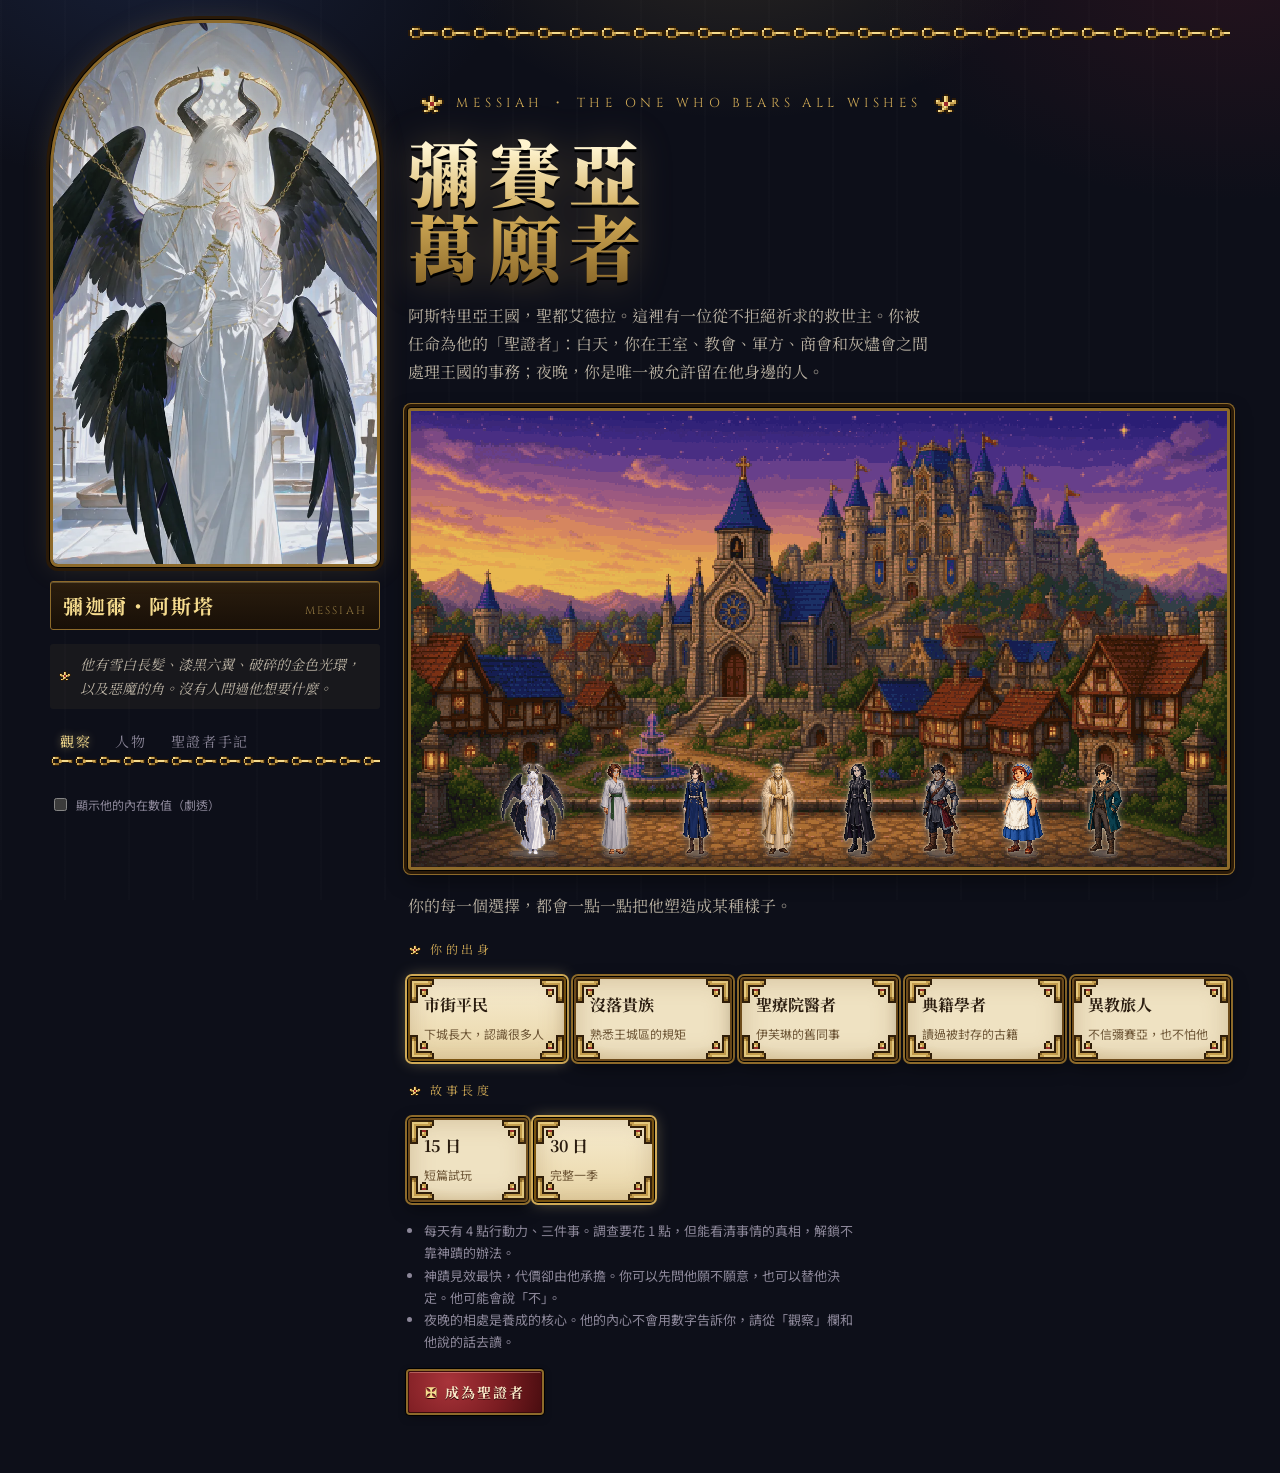
<file: messiah/index.html>
<!doctype html>
<html lang="zh-Hant">
<head>
<meta charset="utf-8">
<meta name="viewport" content="width=device-width, initial-scale=1, viewport-fit=cover">
<title>彌賽亞：萬願者</title>
<meta name="claude:viewport-fit-sides" content="cover">
<link rel="preconnect" href="https://fonts.googleapis.com">
<link rel="preconnect" href="https://fonts.gstatic.com" crossorigin>
<link rel="stylesheet" href="https://fonts.googleapis.com/css2?family=Cinzel:wght@500;700&family=Noto+Serif+TC:wght@400;600;700;900&family=Noto+Sans+TC:wght@400;500&display=swap">
<style>
/* Layout: a reliquary diptych — the portrait panel on the left, the witness's ledger on the right. Dark nave, gilt, vellum. */
:root{
  --nave:#0c0e16; --nave-2:#121522; --panel:#171a29; --line:#2b2f45;
  --vellum:#ece4d1; --vellum-dim:#b9b1a2; --muted:#8c8799;
  --gilt:#cfa956; --gilt-dim:#8d743f; --gilt-glow:rgba(207,169,86,.18);
  --ember:#b2554a; --balm:#7fa58c;
  --tile:#555c68; --tile-2:#4d535e;
  --f-display:"Noto Serif TC","Songti TC","PMingLiU",serif;
  --f-latin:"Cinzel","Times New Roman",serif;
  --f-ui:"Noto Sans TC","PingFang TC","Microsoft JhengHei",system-ui,sans-serif;
  color-scheme:dark;
}
*{box-sizing:border-box}
html,body{background:var(--nave);color:var(--vellum)}
body{font-family:var(--f-display);font-size:16px;line-height:1.75;
  padding-left:max(16px,env(safe-area-inset-left,0px));padding-right:max(16px,env(safe-area-inset-right,0px));padding-block:20px 48px;
  background:radial-gradient(1200px 600px at 20% -10%,rgba(207,169,86,.07),transparent 60%),var(--nave);min-height:100%}
button{font:inherit;color:inherit}
:focus-visible{outline:2px solid var(--gilt);outline-offset:2px}
.wrap{max-width:1180px;margin:0 auto;display:grid;grid-template-columns:330px minmax(0,1fr);gap:28px;align-items:start}
@media (max-width:880px){.wrap{grid-template-columns:minmax(0,1fr);gap:18px}}

/* side */
.side{position:sticky;top:max(16px,env(safe-area-inset-top,0px));display:flex;flex-direction:column;gap:14px}
@media (max-width:880px){.side{position:static}}
.portrait{position:relative;border:1px solid var(--line);border-radius:6px;overflow:hidden;aspect-ratio:640/1060;max-width:100%;background:#000}
.portrait img{width:100%;height:100%;object-fit:cover;display:block;transition:filter 1.2s}
.portrait canvas{position:absolute;inset:0;width:100%;height:100%;pointer-events:none}
@media (max-width:880px){.portrait{aspect-ratio:16/10}.portrait img{object-position:50% 12%}}
.nameplate{display:flex;justify-content:space-between;align-items:baseline;gap:8px}
.nameplate h2{margin:0;font-size:20px;font-weight:700;letter-spacing:.08em}
.nameplate small{font-family:var(--f-latin);color:var(--gilt-dim);letter-spacing:.2em;font-size:11px}
.tabs{display:flex;gap:4px;border-bottom:1px solid var(--line)}
.tabs button{background:none;border:0;padding:6px 10px;font-family:var(--f-ui);font-size:13px;color:var(--muted);cursor:pointer;border-bottom:2px solid transparent;margin-bottom:-1px}
.tabs button[aria-selected="true"]{color:var(--vellum);border-color:var(--gilt)}
.obs{list-style:none;margin:0;padding:0;display:flex;flex-direction:column;gap:8px}
.obs li{display:grid;grid-template-columns:4.5em minmax(0,1fr);gap:8px;font-size:14px;line-height:1.55}
.obs b{font-family:var(--f-ui);font-weight:500;font-size:12px;color:var(--gilt-dim);letter-spacing:.1em;padding-top:2px}
.obs .num{font-family:var(--f-ui);font-size:11px;color:var(--muted);margin-left:4px}
.aura{font-size:14px;color:var(--vellum-dim);font-style:italic;border-left:2px solid var(--gilt-dim);padding-left:10px;margin:0}
.journal{list-style:none;margin:0;padding:0;display:flex;flex-direction:column;gap:10px;max-height:420px;overflow:auto;font-size:14px;line-height:1.6}
.journal li{color:var(--vellum-dim)}
.journal .d{font-family:var(--f-ui);font-size:11px;color:var(--gilt-dim);display:block;letter-spacing:.08em}
.devtoggle{font-family:var(--f-ui);font-size:12px;color:var(--muted);display:flex;align-items:center;gap:6px}

/* main */
main{min-width:0;display:flex;flex-direction:column;gap:20px}
.head{display:flex;flex-wrap:wrap;align-items:flex-end;justify-content:space-between;gap:12px;border-bottom:1px solid var(--line);padding-bottom:14px}
.day{display:flex;align-items:baseline;gap:14px}
.day h1{margin:0;font-size:clamp(28px,4vw,40px);font-weight:900;letter-spacing:.06em;line-height:1.1}
.day .roman{font-family:var(--f-latin);font-size:15px;color:var(--gilt);letter-spacing:.25em}
.phase{font-family:var(--f-ui);font-size:13px;color:var(--muted);letter-spacing:.15em}
.ap{display:flex;align-items:center;gap:6px;font-family:var(--f-ui);font-size:12px;color:var(--muted)}
.ap i{width:11px;height:11px;transform:rotate(45deg);border:1px solid var(--gilt);display:inline-block}
.ap i.on{background:var(--gilt);box-shadow:0 0 8px var(--gilt-glow)}

.meters{display:grid;grid-template-columns:repeat(4,minmax(0,1fr));gap:10px 18px}
@media (max-width:560px){.meters{grid-template-columns:repeat(2,minmax(0,1fr))}}
.meter{font-family:var(--f-ui);font-size:12px;color:var(--vellum-dim)}
.meter .row{display:flex;justify-content:space-between;font-variant-numeric:tabular-nums}
.meter .bar{height:4px;background:var(--line);border-radius:2px;margin-top:4px;overflow:hidden}
.meter .bar span{display:block;height:100%;background:var(--gilt);transition:width .6s}
.meter.bad .bar span{background:var(--ember)}
.meter.warn .row b{color:var(--ember)}
.meter .row b{font-weight:500;color:var(--vellum)}
.reps{display:flex;flex-wrap:wrap;gap:6px 14px;font-family:var(--f-ui);font-size:12px;color:var(--muted)}
.reps span b{color:var(--vellum-dim);font-weight:500;font-variant-numeric:tabular-nums}

.stage{display:flex;flex-direction:column;gap:16px}
.kicker{font-family:var(--f-ui);font-size:12px;letter-spacing:.2em;color:var(--gilt-dim);margin:0}
.lead{font-size:17px;margin:0;max-width:62ch}
.echo{border:1px dashed var(--line);border-radius:6px;padding:10px 14px;font-size:14px;color:var(--vellum-dim)}
.echo p{margin:4px 0}
.cards{display:grid;grid-template-columns:repeat(3,minmax(0,1fr));gap:12px}
@media (max-width:760px){.cards{grid-template-columns:minmax(0,1fr)}}
.card{background:var(--panel);border:1px solid var(--line);border-radius:6px;padding:14px;text-align:left;cursor:pointer;display:flex;flex-direction:column;gap:6px;min-width:0;transition:border-color .2s,transform .2s}
.card:hover{border-color:var(--gilt-dim);transform:translateY(-1px)}
.card.done{cursor:default;opacity:.78}
.card.done:hover{transform:none;border-color:var(--line)}
.card h3{margin:0;font-size:18px;font-weight:700}
.card .src{font-family:var(--f-ui);font-size:12px;color:var(--muted)}
.card p{margin:0;font-size:14px;color:var(--vellum-dim);line-height:1.6}
.chip{display:inline-block;font-family:var(--f-ui);font-size:11px;padding:1px 7px;border-radius:999px;border:1px solid var(--line);color:var(--vellum-dim);letter-spacing:.06em}
.chip.urgent{border-color:var(--ember);color:#e2a097}
.chip.worse{background:rgba(178,85,74,.18);border-color:var(--ember);color:#e9b3ab}
.chip.major{background:var(--gilt);border-color:var(--gilt);color:var(--nave);font-weight:500}
.chip.ok{border-color:var(--balm);color:#a9cdb6}
.chip.mir{border-color:var(--gilt-dim);color:var(--gilt)}
.chips{display:flex;flex-wrap:wrap;gap:4px}

.detail{background:var(--panel);border:1px solid var(--line);border-radius:6px;padding:18px;display:flex;flex-direction:column;gap:12px}
.detail h3{margin:0;font-size:24px;font-weight:900;letter-spacing:.04em}
.detail .desc{margin:0;max-width:62ch}
.hidden-layer{border-left:2px solid var(--gilt);padding:4px 0 4px 12px;color:var(--vellum);font-size:15px;background:linear-gradient(90deg,var(--gilt-glow),transparent)}
.opts{display:flex;flex-direction:column;gap:8px}
.opt{display:flex;justify-content:space-between;align-items:center;gap:10px;text-align:left;background:var(--nave-2);border:1px solid var(--line);border-radius:5px;padding:10px 12px;cursor:pointer;min-width:0}
.opt:hover:not(:disabled){border-color:var(--gilt)}
.opt:disabled{opacity:.42;cursor:not-allowed}
.opt .l{min-width:0}
.opt .cost{font-family:var(--f-ui);font-size:11px;color:var(--gilt);white-space:nowrap}
.row-actions{display:flex;flex-wrap:wrap;gap:10px;align-items:center}
.btn{background:transparent;border:1px solid var(--gilt);color:var(--gilt);padding:8px 16px;border-radius:4px;cursor:pointer;font-family:var(--f-ui);font-size:14px;letter-spacing:.08em}
.btn:hover:not(:disabled){background:var(--gilt-glow)}
.btn.solid{background:var(--gilt);color:var(--nave);font-weight:500}
.btn.solid:hover:not(:disabled){filter:brightness(1.08)}
.btn.ghost{border-color:var(--line);color:var(--vellum-dim)}
.btn:disabled{opacity:.4;cursor:not-allowed}
.check{display:flex;gap:8px;align-items:center;font-family:var(--f-ui);font-size:13px;color:var(--vellum-dim);cursor:pointer}
.check input{accent-color:var(--gilt)}
.result{font-size:15px;color:var(--vellum);border-top:1px solid var(--line);padding-top:10px;margin:0;white-space:pre-line}
.consent{display:flex;flex-direction:column;gap:8px;border:1px solid var(--gilt-dim);border-radius:6px;padding:12px;background:var(--gilt-glow)}
.consent p{margin:0;font-size:15px}

.scene{background:linear-gradient(180deg,var(--panel),var(--nave-2));border:1px solid var(--line);border-radius:6px;padding:22px;display:flex;flex-direction:column;gap:14px}
.scene .line{font-size:18px;line-height:1.9;margin:0;max-width:60ch}
.scene .note{font-family:var(--f-ui);font-size:13px;color:var(--muted);margin:0}
.acts{display:grid;grid-template-columns:repeat(2,minmax(0,1fr));gap:8px}
@media (max-width:560px){.acts{grid-template-columns:minmax(0,1fr)}}
.act{text-align:left;background:var(--nave);border:1px solid var(--line);border-radius:5px;padding:10px 12px;cursor:pointer;min-width:0}
.act:hover{border-color:var(--gilt)}
.act b{display:block;font-weight:700;font-size:15px}
.act span{font-size:13px;color:var(--muted);font-family:var(--f-ui)}
.act.special{border-color:var(--gilt-dim)}
.changes{list-style:none;margin:0;padding:0;display:flex;flex-wrap:wrap;gap:6px}
.changes li{font-family:var(--f-ui);font-size:12px;padding:2px 8px;border-radius:3px;background:var(--nave);border:1px solid var(--line);font-variant-numeric:tabular-nums}
.changes .up{color:#a9cdb6}.changes .down{color:#e2a097}
.notices{display:flex;flex-direction:column;gap:6px;font-size:15px}
.notices p{margin:0}
.notice-noticed{font-size:14px;color:var(--vellum-dim);font-style:italic}

/* title */
.title-screen{display:flex;flex-direction:column;gap:18px;padding:12px 0}
.title-screen h1{margin:0;font-size:clamp(40px,7vw,72px);font-weight:900;letter-spacing:.12em;line-height:1.05;text-wrap:balance}
.title-screen .sub{font-family:var(--f-latin);color:var(--gilt);letter-spacing:.35em;font-size:13px}
.title-screen .pitch{max-width:58ch;margin:0;color:var(--vellum-dim)}
.origins{display:grid;grid-template-columns:repeat(auto-fill,minmax(150px,1fr));gap:8px}
.origin{background:var(--panel);border:1px solid var(--line);border-radius:5px;padding:10px;cursor:pointer;text-align:left}
.origin[aria-pressed="true"]{border-color:var(--gilt);background:var(--gilt-glow)}
.origin b{display:block}
.origin span{font-family:var(--f-ui);font-size:12px;color:var(--muted)}
.how{font-family:var(--f-ui);font-size:13px;color:var(--muted);max-width:64ch;line-height:1.7;margin:0;padding-left:1.2em}
.seg{display:flex;gap:6px;flex-wrap:wrap}

/* ending */
.ending{display:flex;flex-direction:column;gap:18px}
.ending h2{margin:0;font-size:clamp(30px,5vw,48px);font-weight:900;letter-spacing:.08em;text-wrap:balance}
.spectrum{display:flex;flex-direction:column;gap:8px}
.spec{display:grid;grid-template-columns:6.5em minmax(0,1fr) 3em;gap:10px;align-items:center;font-family:var(--f-ui);font-size:13px}
.spec .track{height:8px;background:var(--line);border-radius:4px;overflow:hidden}
.spec .track span{display:block;height:100%;background:var(--gilt-dim)}
.spec.top .track span{background:var(--gilt)}
.spec.top{color:var(--vellum)}
.spec em{font-style:normal;color:var(--muted);font-variant-numeric:tabular-nums;text-align:right}
.facts{display:grid;grid-template-columns:repeat(auto-fit,minmax(130px,1fr));gap:10px}
.fact{border:1px solid var(--line);border-radius:5px;padding:10px}
.fact b{display:block;font-size:26px;font-family:var(--f-latin);color:var(--gilt);font-variant-numeric:tabular-nums}
.fact span{font-family:var(--f-ui);font-size:12px;color:var(--muted)}
.quote{font-size:19px;line-height:1.9;border-left:2px solid var(--gilt);padding-left:16px;margin:0;max-width:60ch}
.px{image-rendering:pixelated;image-rendering:crisp-edges;display:block}
.cast{display:flex;gap:2px;margin:-14px -14px 4px;padding:6px 10px 0;background:var(--tile);border-radius:6px 6px 0 0;min-height:86px;align-items:flex-end}
.cast .px{width:80px;height:80px}
.castbig{display:flex;flex-wrap:wrap;gap:8px}
.castbig figure{margin:0;background:var(--tile);border-radius:5px;padding:4px 8px 6px;text-align:center}
.castbig .px{width:80px;height:80px;margin:0 auto}
.castbig figcaption{font-family:var(--f-ui);font-size:12px;color:#f1ede4;line-height:1.3}
.castbig figcaption span{display:block;font-size:11px;color:#c9c6d2}
.nightrow{display:flex;gap:16px;align-items:center}
.nightrow .px{width:120px;height:120px;flex:none;background:var(--tile);border-radius:6px}
@media (max-width:560px){.nightrow{flex-direction:column;align-items:flex-start}}
.roster{display:grid;grid-template-columns:repeat(4,minmax(0,1fr));gap:2px;background:var(--line);border:2px solid var(--line);border-radius:4px;overflow:hidden}
.roster button{background:var(--tile);border:0;padding:2px 0 4px;cursor:pointer;min-width:0}
.roster button:nth-child(2n){background:var(--tile-2)}
.roster .px{width:100%;height:auto;aspect-ratio:1}
.roster .unmet .px{filter:brightness(0);opacity:.45}
.roster small{display:block;font-family:var(--f-ui);font-size:10px;color:#e9e5dc;white-space:nowrap;overflow:hidden;text-overflow:ellipsis;padding:0 2px}
.rinfo{font-size:14px;color:var(--vellum-dim);margin:8px 0 0;min-height:2.6em}
.lineup{display:flex;flex-wrap:wrap;gap:2px;background:var(--line);padding:2px;border-radius:4px;width:fit-content;max-width:100%}
.lineup .px{width:80px;height:80px;background:var(--tile)}
.lineup .px:nth-child(2n){background:var(--tile-2)}
@media (max-width:560px){.lineup .px{width:60px;height:60px}}
.toast{position:fixed;left:50%;bottom:calc(20px + env(safe-area-inset-bottom,0px));transform:translateX(-50%);background:var(--panel);border:1px solid var(--gilt-dim);padding:8px 16px;border-radius:4px;font-family:var(--f-ui);font-size:13px;z-index:20}
@media (prefers-reduced-motion:reduce){*{transition:none!important;animation:none!important}}
.fade{animation:fade .5s ease both}
@keyframes fade{from{opacity:.0;transform:translateY(4px)}to{opacity:1;transform:none}}
.locscene{position:relative;width:100%;aspect-ratio:16/9;border:1px solid var(--line);border-radius:6px;overflow:hidden;background:#1b1626}
.locscene .bg{position:absolute;inset:0;width:100%;height:100%;object-fit:cover}
.locscene .who{position:absolute;left:0;right:0;bottom:4%;display:flex;justify-content:center;gap:2%;pointer-events:none}
.locscene .who .px{width:clamp(56px,16%,104px);height:auto;aspect-ratio:1;filter:drop-shadow(0 3px 0 rgba(20,16,30,.45))}
.locscene .who{bottom:0;height:46%;gap:0;z-index:1}
.locscene .who .px{height:100%;width:auto;max-width:34%;object-fit:contain;object-position:50% 100%;aspect-ratio:auto;margin:0 -2%;filter:drop-shadow(0 0 1px rgba(255,244,214,.9)) drop-shadow(0 0 4px rgba(255,236,190,.45)) drop-shadow(0 4px 3px rgba(10,8,20,.55))}
.nightrow .px{object-fit:contain}
.locscene .loclabel{position:absolute;left:8px;top:8px;font-family:var(--f-ui);font-size:12px;letter-spacing:.12em;padding:2px 8px;background:rgba(12,14,22,.72);border:1px solid var(--gilt-dim);border-radius:3px;color:var(--vellum)}
.card .cast.scn{background-size:cover;background-position:center 75%;image-rendering:pixelated}
</style>
<style id="world-ui">
/* 世界觀 UI：聖都艾德拉的手抄本・鍍金聖物匣・彩繪玻璃。只覆寫外觀，不動結構與邏輯。 */
:root{
  --parch:#efe2c2; --parch-2:#e4d2a8; --parch-3:#d6bf8c; --ink:#2b1d10; --ink-2:#4e3a22; --ink-3:#6e5636;
  --gold-hi:#f6dc8e; --gold:#cfa956; --gold-lo:#8d6a2a; --wax:#7c1d22; --wax-hi:#a8343a;
  --glass-b:#2f4f9a; --glass-r:#8f2430; --glass-g:#3f7a52;
  --frame:url(ui/corner-tl.svg) top left/24px no-repeat,url(ui/corner-tr.svg) top right/24px no-repeat,url(ui/corner-bl.svg) bottom left/24px no-repeat,url(ui/corner-br.svg) bottom right/24px no-repeat;
}
/* 白日：大教堂的冷光與彩窗投影 */
body{background:
  radial-gradient(520px 340px at 12% -6%,rgba(63,94,168,.20),transparent 70%),
  radial-gradient(460px 300px at 58% -10%,rgba(207,169,86,.16),transparent 70%),
  radial-gradient(520px 340px at 96% -4%,rgba(143,36,48,.18),transparent 70%),
  repeating-linear-gradient(90deg,rgba(255,255,255,.012) 0 2px,transparent 2px 64px),
  #0d0f19;background-attachment:fixed}
/* 夜晚：燭光 */
body:has(.nightrow){background:
  radial-gradient(700px 520px at 70% 30%,rgba(255,170,70,.16),transparent 65%),
  radial-gradient(380px 300px at 72% 34%,rgba(255,206,120,.10),transparent 70%),
  #0b0806;background-attachment:fixed}

/* 鍊條分隔線 */
.head{border-bottom:0;padding-bottom:20px;background:url(ui/chain.svg) left bottom/32px 14px repeat-x}
.tabs{border-bottom:0;padding-bottom:6px;background:url(ui/chain.svg) left bottom/24px 10px repeat-x}
.tabs button{font-family:var(--f-display);font-size:14px;letter-spacing:.12em}
.tabs button[aria-selected="true"]{color:var(--gold-hi);border-color:transparent;text-shadow:0 0 8px rgba(246,220,142,.45)}
.day h1{background:linear-gradient(180deg,#fff4cf 10%,var(--gold) 60%,var(--gold-lo));-webkit-background-clip:text;background-clip:text;color:transparent;text-shadow:none;filter:drop-shadow(0 2px 0 #000)}
.kicker{font-family:var(--f-display);color:var(--gold);letter-spacing:.3em}
.kicker::before{content:"";display:inline-block;width:14px;height:10px;margin-right:8px;vertical-align:-1px;background:url(ui/fleur.svg) center/contain no-repeat}

/* 聖像龕：哥德拱頂肖像框 */
.portrait{border:3px solid var(--gold-lo);outline:1px solid var(--gold);outline-offset:-7px;box-shadow:0 0 0 1px #000,0 0 0 4px #2a1a08,0 0 28px rgba(207,169,86,.18);border-radius:150px 150px 8px 8px}
@media (max-width:880px){.portrait{border-radius:90px 90px 8px 8px}}
.nameplate{background:linear-gradient(180deg,#2a1d0e,#180f07);border:1px solid var(--gold-lo);border-radius:3px;padding:6px 12px;box-shadow:inset 0 1px 0 rgba(246,220,142,.25)}
.nameplate h2{color:var(--gold-hi)}
.aura{border-left:0;padding:8px 12px 8px 30px;background:url(ui/fleur.svg) 8px 50%/14px no-repeat,rgba(207,169,86,.06);border-radius:3px}

/* 鍍金量表 */
.meter .bar{height:9px;border-radius:0;background:linear-gradient(#0a0805,#1c140a);border:1px solid var(--gold-lo);box-shadow:0 0 0 1px #000,inset 0 1px 2px #000;margin-top:5px}
.meter .bar span{background:linear-gradient(180deg,var(--gold-hi),var(--gold) 45%,var(--gold-lo));box-shadow:inset -1px 0 0 #fff3}
.meter .bar span,.spec .track span{background-image:linear-gradient(180deg,var(--gold-hi),var(--gold) 45%,var(--gold-lo)),repeating-linear-gradient(90deg,transparent 0 9px,rgba(0,0,0,.35) 9px 10px);background-blend-mode:multiply}
.meter.bad .bar span{background:linear-gradient(180deg,#e0857a,var(--wax-hi) 45%,var(--wax))}
.meter .row{font-family:var(--f-display)}
.ap i{width:12px;height:12px;border-color:var(--gold-lo);background:#1a1208}
.ap i.on{background:radial-gradient(circle at 35% 35%,var(--gold-hi),var(--gold) 50%,var(--gold-lo));box-shadow:0 0 10px rgba(246,220,142,.5)}

/* 羊皮紙手抄本面板（局部重定義色票，文字對比保持高） */
.card,.detail,.origin,.echo,.consent,.fact{
  --vellum:var(--ink);--vellum-dim:var(--ink-2);--muted:var(--ink-3);--gilt:#7a5410;--gilt-dim:#8a6526;--line:#b89c66;--nave-2:var(--parch-2);--panel:var(--parch);--gilt-glow:rgba(122,84,16,.12);
  color:var(--ink);
  background:var(--frame),radial-gradient(120% 90% at 50% 40%,var(--parch) 55%,var(--parch-3)),var(--parch);
  border:2px solid #6e4c1c;box-shadow:0 0 0 1px #000,0 0 0 3px var(--gold-lo),0 6px 18px rgba(0,0,0,.45),inset 0 0 24px rgba(120,80,30,.25);border-radius:4px}
.card{position:relative;padding-top:14px}
.card:hover{border-color:#6e4c1c;box-shadow:0 0 0 1px #000,0 0 0 3px var(--gold),0 0 18px rgba(246,220,142,.35),inset 0 0 24px rgba(120,80,30,.25)}
.card.done:hover{box-shadow:0 0 0 1px #000,0 0 0 3px var(--gold-lo),inset 0 0 24px rgba(120,80,30,.25)}
.card .cast{border:2px solid #3a2810;border-radius:2px;margin:-8px -8px 6px;box-shadow:inset 0 0 0 1px var(--gold)}
.card h3,.detail h3{color:#3a1408;font-weight:900}
.detail h3::first-letter,.card h3::first-letter{color:var(--wax);font-size:1.25em}
.detail{padding:22px}
.chip{border-color:#a2834c;color:var(--ink-2);background:rgba(255,255,255,.25)}
.chip.urgent{border-color:var(--wax);color:var(--wax);background:rgba(124,29,34,.08)}
.chip.worse{background:var(--wax);border-color:#4a0d10;color:#fbe8d0}
.chip.major{background:linear-gradient(var(--gold-hi),var(--gold));border-color:var(--gold-lo);color:#2a1a08}
.chip.ok{border-color:var(--glass-g);color:#24553a}
.chip.mir{border-color:var(--gilt-dim);color:#6d4a0c}
.hidden-layer{border-left-color:var(--wax);color:var(--ink);background:linear-gradient(90deg,rgba(124,29,34,.10),transparent)}
.opt{background:linear-gradient(180deg,#f3e8cc,#e3cf9f);border:1px solid #9c7d45;box-shadow:inset 0 1px 0 #fff8}
.opt:hover:not(:disabled){border-color:var(--wax);box-shadow:0 0 0 1px var(--wax),inset 0 1px 0 #fff8}
.opt .cost{color:var(--wax);font-weight:500}
.result{border-top:0;padding-top:16px;background:url(ui/chain.svg) left top/24px 10px repeat-x}
.consent{background:var(--frame),linear-gradient(var(--parch),var(--parch-2))}

/* 派系紋章（依事件 tag） */
.card[data-tag]::after{position:absolute;top:-6px;right:12px;width:26px;height:34px;display:grid;place-items:center;padding-bottom:6px;font-size:14px;line-height:1;color:#fff3d6;background:var(--fc,#5a4a2a);clip-path:polygon(0 0,100% 0,100% 78%,50% 100%,0 78%);box-shadow:0 0 0 1px #000;text-shadow:0 1px 0 #000;z-index:2;outline:1px solid var(--gold);content:var(--fe,"✦")}
.card[data-tag="教會"]{--fc:#e9e0c6;--fe:"✝"}.card[data-tag="教會"]::after{color:#7a5410}
.card[data-tag="軍事"]{--fc:#4b5361;--fe:"⚔"}
.card[data-tag="制度"]{--fc:#2f4f9a;--fe:"♛"}
.card[data-tag="外交"]{--fc:#3f7a52;--fe:"✉"}
.card[data-tag="形象"]{--fc:#8a6a2c;--fe:"☀"}
.card[data-tag="民生"]{--fc:#8a5a2b;--fe:"❦"}
.card[data-tag="神秘"]{--fc:#4a2a6a;--fe:"✧"}
.card[data-tag="私人"]{--fc:#7c1d22;--fe:"❤"}
.card[data-tag="重大"]{--fc:#b8892e;--fe:"✹"}

/* 封蠟與聖物匣按鈕 */
.btn{border-radius:2px;font-family:var(--f-display);letter-spacing:.14em;border:1px solid var(--gold);color:var(--gold-hi);background:linear-gradient(180deg,#2a1d0e,#160e06);box-shadow:0 0 0 1px #000,inset 0 1px 0 rgba(246,220,142,.3)}
.btn:hover:not(:disabled){background:linear-gradient(180deg,#3a2812,#1e1408);box-shadow:0 0 0 1px #000,0 0 12px rgba(246,220,142,.35)}
.btn.solid{color:#fbe8c8;font-weight:700;background:radial-gradient(circle at 30% 25%,var(--wax-hi),var(--wax) 55%,#4a0d10);border:1px solid #3a0a0c;box-shadow:0 0 0 2px var(--gold-lo),0 0 0 3px #000,inset 0 1px 0 rgba(255,200,180,.35),0 3px 8px rgba(0,0,0,.5);text-shadow:0 1px 0 #2a0406}
.btn.solid::before{content:"✠ ";color:var(--gold-hi)}
.btn.ghost{color:var(--vellum-dim);border-color:var(--gold-lo)}
.card .btn,.detail .btn,.consent .btn{color:var(--gold-hi)}
.detail .btn.ghost{color:#e8dcc0}

/* 夜：燭光與私語 */
.scene{border:1px solid #6b4a1c;border-radius:4px;background:var(--frame),radial-gradient(90% 120% at 20% 0%,rgba(255,176,80,.16),transparent 60%),linear-gradient(180deg,#1d140c,#0f0a06);box-shadow:0 0 0 1px #000,0 0 0 3px #3a2810,0 0 40px rgba(255,170,70,.10),inset 0 0 40px rgba(0,0,0,.6)}
.scene .line{color:#f6e7c8;text-shadow:0 0 12px rgba(255,190,100,.25)}
.nightrow .px{background:radial-gradient(circle at 50% 70%,rgba(255,190,100,.35),transparent 65%),#24180d;border:2px solid var(--gold-lo);box-shadow:0 0 0 1px #000,0 0 20px rgba(255,170,70,.3);border-radius:60px 60px 6px 6px}
.act{background:linear-gradient(180deg,#1f150b,#140d06);border:1px solid #5a3e18;border-radius:3px}
.act:hover{border-color:var(--gold);box-shadow:0 0 12px rgba(255,190,100,.25)}
.act b{color:#f2dfb6}.act span{color:#bfa77c}
.act.special{border-color:var(--gold);background:linear-gradient(180deg,#2c1d0c,#170f06)}

/* 場景畫框 */
.locscene{border:3px solid var(--gold-lo);border-radius:3px;box-shadow:0 0 0 1px #000,0 0 0 4px #2a1a08,0 0 0 5px var(--gold-lo),0 8px 20px rgba(0,0,0,.5)}
.locscene .loclabel{font-family:var(--f-display);color:var(--gold-hi);background:linear-gradient(#2a1d0e,#140c05);border-color:var(--gold);border-radius:2px;letter-spacing:.2em}
.castbig figure,.lineup .px,.roster button{background:linear-gradient(180deg,#3a3f52,#2a2c3a)}
.castbig figure{border:1px solid var(--gold-lo);border-radius:3px}
.castbig figcaption{font-family:var(--f-display)}
.roster{background:var(--gold-lo);border-color:var(--gold-lo)}
.roster button:nth-child(2n){background:linear-gradient(180deg,#343848,#25273a)}

/* 標題與結局 */
.title-screen h1,.ending h2{background:linear-gradient(180deg,#fff4cf 10%,var(--gold) 55%,var(--gold-lo));-webkit-background-clip:text;background-clip:text;color:transparent;filter:drop-shadow(0 3px 0 #000) drop-shadow(0 0 18px rgba(207,169,86,.25))}
.title-screen .sub{color:var(--gold)}
.title-screen .sub::before,.title-screen .sub::after{content:"";display:inline-block;width:28px;height:20px;vertical-align:middle;background:url(ui/fleur.svg) center/contain no-repeat;margin:0 10px}
.origin{padding:12px 14px}
.origin[aria-pressed="true"]{box-shadow:0 0 0 1px #000,0 0 0 3px var(--gold),0 0 16px rgba(246,220,142,.4),inset 0 0 24px rgba(120,80,30,.25);background:var(--frame),linear-gradient(#f7ecd0,#e9d6a8)}
.lineup{background:var(--gold-lo);box-shadow:0 0 0 1px #000}
.quote{border-left:0;padding:10px 16px 10px 40px;background:url(ui/fleur.svg) 10px 16px/18px no-repeat,linear-gradient(90deg,rgba(207,169,86,.10),transparent);color:#f6e7c8}
.spec .track{height:10px;border-radius:0;background:#120c06;border:1px solid var(--gold-lo)}
.spec .track span{background:linear-gradient(180deg,#b79a5e,#7a6234)}
.fact{padding:14px 20px}.fact b{color:#7a1d22}
.toast{background:linear-gradient(#2a1d0e,#140c05);border-color:var(--gold);color:var(--gold-hi);font-family:var(--f-display)}
.journal .d,.obs b{color:var(--gold)}
</style>

<style>html,body{margin:0}img{max-width:100%}[hidden]{display:none!important}</style>

<style id="scenes2">
/* ===== scenes2：夜晚聖堂深處、傍晚、結局、標題 ===== */
.locscene .bg{image-rendering:pixelated}
@keyframes fadeDark{to{opacity:0;filter:brightness(.2)}}
.stage.leaving>*{animation:fadeDark .45s ease forwards}
/* P1 夜晚：彌迦爾的房間 */
body:has(.sanctum){background:radial-gradient(700px 520px at 70% 30%,rgba(255,170,70,.16),transparent 65%),#0b0806;background-attachment:fixed}
.night-scene{padding:14px}
.sanctum{aspect-ratio:16/9}
.sanctum .mich{position:absolute;left:53%;bottom:3%;height:56%;width:auto;z-index:1;image-rendering:pixelated;filter:drop-shadow(0 0 2px rgba(255,214,150,.8)) drop-shadow(0 0 10px rgba(255,180,90,.35)) drop-shadow(0 4px 3px rgba(10,8,20,.6))}
.sanctum[data-v="cold"] .mich{filter:drop-shadow(0 0 2px rgba(255,120,120,.7)) drop-shadow(0 0 10px rgba(200,40,60,.4)) drop-shadow(0 4px 3px rgba(10,8,20,.6))}
.sanctum .candle{position:absolute;inset:0;pointer-events:none;background:radial-gradient(30% 40% at 31% 52%,rgba(255,190,90,.18),transparent 70%);mix-blend-mode:screen;animation:flick 3.2s ease-in-out infinite alternate;z-index:1}
.sanctum[data-v="cold"] .candle{background:radial-gradient(30% 40% at 31% 52%,rgba(120,170,255,.14),transparent 70%)}
.sanctum[data-v="tired"] .candle{animation-duration:.9s}
@keyframes flick{0%{opacity:.55}40%{opacity:1}70%{opacity:.7}100%{opacity:.95}}
.speech{position:relative;margin:-12% 3% 0;z-index:2;padding:12px 18px 12px;background:var(--frame),linear-gradient(180deg,rgba(239,226,194,.96),rgba(214,191,140,.96));border:2px solid var(--gold-lo);border-radius:3px;box-shadow:0 0 0 1px #000,0 6px 18px rgba(0,0,0,.55);color:var(--ink)}
.speech .kicker{margin:0 0 2px;color:var(--wax);font-size:12px}
.speech .line{color:var(--ink)!important;text-shadow:none!important;font-size:17px;line-height:1.75;max-width:none}
.giltpanel{margin-top:14px;padding:16px;border:1px solid var(--gold-lo);border-radius:3px;background:var(--frame),radial-gradient(80% 140% at 50% 0%,rgba(255,196,110,.16),transparent 65%),linear-gradient(180deg,#22170c,#140d07);box-shadow:inset 0 1px 0 rgba(246,220,142,.25),0 0 22px rgba(255,170,70,.10);display:flex;flex-direction:column;gap:12px}
.sanctum .loclabel{z-index:2}
@media (max-width:700px){
 .night-scene{padding:8px}
 .speech{margin:10px 0 0}
 .sanctum{overflow:hidden}
 .sanctum-wrap{display:flex;flex-direction:column}
 .sanctum .mich{height:62%}
}
/* P5 夜晚：側欄肖像燭光 */
body:has(.sanctum) #pimg{filter:sepia(.35) saturate(1.15) brightness(.92) hue-rotate(-8deg);transition:filter .8s}
body:has(.sanctum) .portrait{box-shadow:0 0 0 1px #000,0 0 0 4px #2a1a08,0 0 36px rgba(255,170,70,.30)}
#pimg{transition:filter .8s}
/* P2 傍晚 */
.locscene.dusk .bg{filter:sepia(.45) saturate(1.3) hue-rotate(-18deg) brightness(.78) contrast(1.05)}
.locscene.dusk::after{content:"";position:absolute;inset:0;background:linear-gradient(180deg,rgba(120,40,90,.35),rgba(255,140,60,.18) 55%,rgba(20,10,30,.35));mix-blend-mode:multiply;pointer-events:none}
.locscene.dusk .who{z-index:2}
.locscene.dusk .who .px{filter:brightness(.85) sepia(.2) drop-shadow(0 0 3px rgba(255,170,90,.6)) drop-shadow(0 4px 3px rgba(10,8,20,.55))}
.changes li{display:inline-flex;align-items:center;gap:5px}
.changes .up::before{content:"";width:12px;height:9px;background:url(ui/fleur.svg) center/contain no-repeat}
.changes .down::before{content:"";width:10px;height:10px;border-radius:50%;background:radial-gradient(circle at 35% 35%,var(--wax-hi),var(--wax) 60%,#4a0e12);box-shadow:0 0 0 1px #2a0608}
/* P3 結局 */
.ending .endart{margin:0 auto;position:relative;width:min(340px,80%);aspect-ratio:3/5;padding:14px;background:var(--frame),linear-gradient(180deg,#22170c,#120c06);border:3px solid var(--gold-lo);border-radius:170px 170px 6px 6px;box-shadow:0 0 0 1px #000,0 0 0 6px #2a1a08,0 0 0 7px var(--gold-lo),0 0 60px var(--tint,rgba(207,169,86,.4))}
.ending .endart::before{content:"";position:absolute;left:10px;right:10px;bottom:6px;height:10px;background:url(ui/chain.svg) left center/24px 10px repeat-x}
.ending .endart img{width:100%;height:100%;object-fit:cover;border-radius:160px 160px 3px 3px;border:1px solid var(--gold)}
.ending[data-end="trueM"]{--tint:rgba(246,220,142,.55)}.ending[data-end="son"]{--tint:rgba(255,170,90,.55)}
.ending[data-end="tyrant"]{--tint:rgba(80,120,230,.6)}.ending[data-end="blank"]{--tint:rgba(220,226,240,.45)}
.ending[data-end="demon"]{--tint:rgba(200,30,50,.6)}.ending[data-end="sole"]{--tint:rgba(170,70,200,.55)}.ending[data-end="anti"]{--tint:rgba(60,150,100,.55)}
.ending{position:relative}
.ending::before{content:"";position:fixed;inset:0;z-index:-1;pointer-events:none;background:radial-gradient(600px 420px at 65% 20%,var(--tint),transparent 70%);opacity:.35}
@media (min-width:900px){.ending{display:grid;grid-template-columns:300px minmax(0,1fr);column-gap:28px;align-items:start}.ending .endart{grid-row:1/span 20;width:100%;position:sticky;top:16px}.ending>*:not(.endart){grid-column:2}}
/* P4 標題 */
.titlescn{margin:4px 0}
.titlescn .bg{filter:brightness(.92)}
.titlescn .lineup{position:absolute;left:0;right:0;bottom:2%;background:none!important;box-shadow:none!important;padding:0;width:auto;max-width:none;justify-content:center;gap:0;z-index:1}
.titlescn .lineup .px{background:none!important;width:12%;height:auto;aspect-ratio:1;margin:0 -1%;filter:drop-shadow(0 0 1px rgba(255,244,214,.9)) drop-shadow(0 0 4px rgba(255,236,190,.4)) drop-shadow(0 4px 3px rgba(10,8,20,.55))}
/* P5 側欄：手抄本頁 */
#sidepane .obs,#sidepane .journal{padding:12px 12px 12px 14px;background:var(--frame),linear-gradient(180deg,rgba(239,226,194,.07),rgba(239,226,194,.03));border:1px solid rgba(207,169,86,.35);border-radius:3px}
#sidepane .obs b::before,#sidepane .journal .d::before{content:"";display:inline-block;width:10px;height:8px;margin-right:5px;background:url(ui/fleur.svg) center/contain no-repeat}
#sidepane .obs li{grid-template-columns:6em minmax(0,1fr)}
#sidepane .obs b{white-space:nowrap}
#sidepane .journal li{padding-bottom:8px;border-bottom:1px dashed rgba(207,169,86,.22)}
</style>
</head>
<body>
<div class="wrap">
  <aside class="side">
    <div class="portrait" id="portrait">
      <img id="pimg" src="michael.webp" alt="彌迦爾・阿斯塔：白髮、黑角、六片黑翼、破碎的金色光環，身上纏著金色鎖鏈">
      <canvas id="fx" aria-hidden="true"></canvas>
    </div>
    <div class="nameplate"><h2>彌迦爾・阿斯塔</h2><small>MESSIAH</small></div>
    <p class="aura" id="aura"></p>
    <div class="tabs" role="tablist">
      <button role="tab" id="tab-obs" aria-selected="true">觀察</button>
      <button role="tab" id="tab-ppl" aria-selected="false">人物</button>
      <button role="tab" id="tab-jr" aria-selected="false">聖證者手記</button>
    </div>
    <div id="sidepane"></div>
    <label class="devtoggle"><input type="checkbox" id="devnum"> 顯示他的內在數值（劇透）</label>
  </aside>
  <main>
    <header class="head" id="head"></header>
    <div id="worldbox"></div>
    <section class="stage" id="stage" aria-live="polite"></section>
  </main>
</div>

<script>
(()=>{
"use strict";
const SAVE_KEY="messiah-save-v1";
const clamp=(v,a=0,b=100)=>Math.max(a,Math.min(b,v));
const pick=a=>a[Math.floor(Math.random()*a.length)];
const $=s=>document.querySelector(s);
const esc=s=>String(s).replace(/[&<>"]/g,c=>({"&":"&amp;","<":"&lt;",">":"&gt;",'"':"&quot;"}[c]));
const ROMAN=n=>{const m=[[1000,"M"],[900,"CM"],[500,"D"],[400,"CD"],[100,"C"],[90,"XC"],[50,"L"],[40,"XL"],[10,"X"],[9,"IX"],[5,"V"],[4,"IV"],[1,"I"]];let r="";for(const[v,s]of m)while(n>=v){r+=s;n-=v}return r};

const W_LABEL={st:"王都穩定",lv:"民生壓力",cr:"王室權威",ch:"教會團結",mi:"軍事壓力",ash:"灰燼會",fa:"民眾信仰",dp:"民眾依賴"};
const W_BAD={lv:1,mi:1,ash:1,dp:1};
const R_LABEL={C:"王室",H:"教會",P:"平民",M:"軍方",A:"灰燼會"};
const M_LABEL={load:"負荷",aut:"自主",hum:"人性",att:"依附",tru:"信任",res:"怨恨",pow:"權力傾向",sw:"自我願望"};

/* ---------- observation phrasing (no numbers by default) ---------- */
const OBS={
 load:[[30,"氣色平穩，睡得著"],[55,"偶爾失眠，指尖微微發抖"],[75,"聽見重疊的祈願，黑羽在掉"],[90,"有時會用別人的聲音說話"],[101,"光環的裂痕在黑暗裡發光"]],
 aut:[[20,"幾乎不知道自己可以拒絕"],[40,"開始會猶豫，再說「好」"],[60,"能說出自己的答案"],[101,"會堅持自己的決定"]],
 hum:[[25,"把人看成一個個願望"],[45,"記得一些人的名字"],[65,"會為普通的小事笑"],[101,"喜歡平凡的日子"]],
 att:[[20,"與你保持禮貌的距離"],[40,"會等你回來才熄燈"],[65,"你不在時坐立不安"],[101,"把你當成唯一的方向"]],
 tru:[[25,"說的話都很得體"],[45,"偶爾會說真話"],[65,"會把疲倦告訴你"],[101,"相信你不會用他的弱點"]],
 res:[[20,"沒有怨言"],[40,"有時沉默得太久"],[60,"會問「為什麼是我」"],[101,"看祈求者的眼神變冷了"]],
 pow:[[25,"相信每個人能自己選擇"],[45,"偶爾覺得人們太慢"],[65,"認為有些事該替人決定"],[101,"相信秩序比自由可靠"]],
 sw:[[15,"不知道自己想要什麼"],[35,"有了偏好的茶"],[60,"會說「我想」"],[101,"有自己想守護的東西"]]
};
const obsText=(k,v)=>OBS[k].find(([t])=>v<t)[1];

/* ---------- personality vectors (from 引擎檔 §8) ---------- */
const VEC={
 trueM:{n:"真正的彌賽亞",f:m=>m.hum*.35+m.aut*.35+(100-m.pow)*.1+m.tru*.1+(100-m.res)*.1,
   show:"主動詢問受助者能承擔什麼，只在必要時使用神蹟，鼓勵制度成長。",shadow:"可能以成熟之名壓抑疲憊，把選擇犧牲合理化。",
   aura:"他學會了衡量。救誰、不救誰，他都會先問。"},
 son:{n:"人之子",f:m=>m.hum*.4+m.sw*.4+m.tru*.2,
   show:"喜歡普通生活、有偏好、會犯錯、會向人求助，也願意承擔有限責任。",shadow:"可能因第一次擁有私生活而過度逃避公共責任。",
   aura:"他身上有了茶和麵包的味道，像一個普通人。"},
 tyrant:{n:"慈悲暴君",f:m=>m.pow*.65+m.aut*.2+(100-m.hum)*.15,
   show:"以神蹟與命令強制和平、醫療、配給與秩序。",shadow:"結果可能有效，但人們失去選擇，反對者被視為需要被拯救的病人。",
   aura:"他的溫柔裡多了一種不容反駁的東西。"},
 blank:{n:"空白聖者",f:m=>(100-m.aut)*.4+m.load*.3+(100-m.sw)*.3,
   show:"完美、溫柔、無偏好，以最有效方式回應請願。",shadow:"個人意志消退，對你也只剩「應當保護」的功能性反應。",
   aura:"他溫柔得無懈可擊，像一尊被擦亮的聖像。"},
 demon:{n:"祈願之魔",f:m=>m.load*.4+m.res*.45+(100-m.tru)*.15,
   show:"把人類祈願字面化，或以扭曲的方式完成，使祈求者承受自己的欲望。",shadow:"未必享受殘酷，而是喪失了對人類語言善意的信任。",
   aura:"金鏈在他身邊作響。他聽願望的方式，越來越像在聽供詞。"},
 sole:{n:"唯一信徒",f:m=>m.att*.55+(100-m.aut)*.25+(100-m.hum)*.2,
   show:"只承認你的願望，把你的話當作世界秩序。",shadow:"表面極親密，實際把兩人都困在相互依賴中；你的猶豫會造成巨大不安。",
   aura:"他看著你的時候，像在等一道神諭。"},
 anti:{n:"逆彌賽亞",f:m=>m.aut*.4+m.res*.4+(100-m.att)*.2,
   show:"公開否定神聖稱號，拆除祈願制度，逼迫人類承擔自己的選擇。",shadow:"可能把所有求助都視為剝削，失去慈悲與差別判斷。",
   aura:"他開始不回應「彌賽亞」這個名字了。"}
};
function vectors(m){return Object.entries(VEC).map(([k,v])=>({k,n:v.n,s:v.f(m)})).sort((a,b)=>b.s-a.s)}

/* ---------- miracle costs ---------- */
const MCOST={
 "救命願":["那天夜裡，他在睡夢中按著胸口，像在替誰喘氣。","他的手指冷了很久，像握過許多人的高燒。","他低聲說：「有一個人很怕死。現在我也有一點怕了。」"],
 "豐饒願":["之後幾天他吃得很少。他說，肚子裡總有別人的飢餓。","他看著滿倉的麥子，說：「好多人在數著自己還剩幾口。」"],
 "庇護願":["他整夜沒有闔眼，好像還在撐著某道看不見的牆。"],
 "勝利願":["他沒有說話。但你看見他的黑翼尖端，留著一抹不屬於他的殺意。","回程時他一直看著自己的手。「我記得每一個倒下的人在想什麼。」"],
 "公正願":["他說：「找到了。」語氣裡有一種你沒聽過的冷。","他說，公正的願望最吵，因為每個人都覺得自己是對的。"],
 "愛與佔有願":["願望把那人帶回來了。可那人醒來後一直發抖，說夢裡一直有人喊他的名字。"],
 "集體象徵願":["三千人的期待壓在他肩上。散場後，他在階梯上坐了很久。"]
};

/* ---------- events (from 事件庫 §11 / §12) ---------- */
const EV={
E01:{t:"北門熱病",src:"聖療院／城門守軍",tag:"民生",urgent:1,
 d:"北門外的貧戶一夜之間有十七人高燒不退。伊芙琳院長請求增派醫者；守軍隊長卻希望彌迦爾立刻出面，「免得變成瘟疫」。",
 h:"你走訪後發現，患者全住在同一條巷子，共用一口老井。這可能不是瘟疫，是井水被污染了。",
 o:[
  {t:"請彌迦爾施行神蹟治癒病人",mir:"救命願",e:{st:3,lv:-3,fa:3,dp:3,load:12,rP:3},
   r:"十七人在一個時辰內退了燒。巷子裡的人跪了一地。",delay:[3,{lv:4,st:-2},"北門那條巷子又有人發燒了。井還在那裡。"]},
  {t:"協助伊芙琳建立臨時診區",e:{lv:-2,st:1,rH:3},r:"修士們在北門搭起帳篷。兩位老人沒能撐過去，其他人的病情穩住了。",delay:[4,{lv:2},"臨時診區人手不足，伊芙琳又來要人了。"]},
  {t:"封井，追查上游污染",inv:1,e:{lv:-4,st:3,rP:4,dp:-2},sys:1,mem:"nomiracle",
   r:"井封了。上游是一間皮革坊的排水溝。三天內病人陸續好轉，整件事沒有用上神蹟。"},
  {t:"下令封鎖整條巷子",e:{st:2,lv:3,rP:-5,ash:3,rC:2},r:"守軍封了巷口，病沒有擴散。但巷子裡的人說，被當成瘟疫的其實是他們自己。"}
 ],pp:[{lv:5,st:-4},"北門傳出「黑死病」的謠言，市街開始有人搶購、逃城。"],ppMajor:"M1"},
E02:{t:"王宮覲見",src:"宰相奧斯溫・格雷",tag:"制度",urgent:1,
 d:"宰相派人傳話：國王奧德里克四世希望午前見彌迦爾與聖證者，「只是問候」。",
 h:"王太子雷奧尼斯會在場。他想確認彌迦爾是否願意接受王室「協調」神蹟的使用。",
 o:[
  {t:"帶彌迦爾出席，由你代他回答",e:{rC:5,cr:3,aut:-2,att:1},decided:1,
   r:"彌迦爾全程沒有開口。回程的馬車上，他說：「你回答得很好。」語氣像在背誦。"},
  {t:"一同出席，讓彌迦爾自己回答",e:{aut:3,tru:2,cr:-1,rC:1,hum:1,load:2},
   r:"國王問他累不累。彌迦爾停了很久，說：「我不知道該怎麼回答。」王后瑟菲亞輕輕點頭，像聽見了答案。"},
  {t:"婉拒，由你獨自前往",e:{load:-3,tru:1,rC:-2,cr:-1},mem:"shield",
   r:"雷奧尼斯皺著眉聽你解釋。「聖證者的職責是陪伴，不是遮擋。」他說。你沒有讓步。"},
  {t:"先私下拜會莉西亞王女",inv:1,e:{rC:3,dp:-2},flag:"lisia",
   r:"莉西亞給了你一份王室統計的神蹟次數表。「如果你想讓他少做一點，就給我數字，別給我眼淚。」"}
 ],pp:[{rC:-6,cr:-2},"聖證者缺席覲見，王城區有人說這是羞辱。"]},
E03:{t:"失蹤糧車",src:"下城配給所／商業聯合會",tag:"民生",urgent:1,
 d:"運往下城配給所的三輛糧車在城外失蹤了。商會要求軍方搜捕，下城的人則在排隊等一份不會來的口糧。",
 h:"車轍通往城外農區，截走糧車的是飢餓的佃農。另外，商會倉庫的存糧比帳面多出三成。",
 o:[
  {t:"請彌迦爾讓配給所的糧倉充滿",mir:"豐饒願",e:{lv:-8,fa:3,dp:4,load:14,rP:3},
   r:"配給所的麻袋一夜間全滿了。",delay:[2,{lv:3,st:-1,ash:2},"糧價暴跌，城外農民的收成賣不出去了。"]},
  {t:"請軍方搜捕",e:{st:2,lv:-2,rC:2,rM:2,rP:-4,ash:4,mi:2},r:"糧車找回來了，還有十一名被綁回來的佃農。"},
  {t:"開設臨時配給，再慢慢追查",e:{lv:-3,rP:3},r:"你從聖堂預算挪出一筆錢，配給所撐過了這一週。"},
  {t:"公開商會的倉儲帳冊",inv:1,cost:2,e:{lv:-6,rP:6,st:2,ash:-3},sys:1,mem:"nomiracle",
   r:"糧商維克多讓步了，開倉平價出售。羅德里克從此不再向你打招呼。"}
 ],pp:[{lv:6,st:-3,ash:3},"下城的配給斷了兩天，灰燼會的人開始在隊伍裡發麵包。"]},
E04:{t:"公開祈禱",src:"禮儀長菲奧娜・梅爾",tag:"教會",
 d:"菲奧娜安排在祈禱廣場舉行公開祈禱，預計三千人到場。她需要你確認彌迦爾出席。",
 h:"狂信派的塞蕾娜打算在儀式中，把彌迦爾負荷過重的異象（掉羽、光環發亮）宣稱為「聖痕」。",
 o:[
  {t:"讓彌迦爾出席完整的儀式",e:{fa:5,dp:3,ch:3,rH:4,load:10},decided:1,r:"三千人同時跪下。彌迦爾站在台上，光環的裂痕亮了一整個下午。"},
  {t:"縮短儀式，後半由修士主持",e:{fa:1,ch:1,load:4,rH:1},mem:"shield",r:"菲奧娜不太滿意，但照做了。彌迦爾提早回到聖堂，在窗邊坐了很久。"},
  {t:"讓彌迦爾自己決定",e:{aut:4,tru:3},fn:s=>s.m.aut>=35?(fx(s,{load:3,rH:-1}),"彌迦爾想了很久，說：「我去一半就好。」菲奧娜愣住了，然後在行程表上劃掉了後半段。"):(fx(s,{load:10,fa:5,ch:2}),"他說：「我當然會去。」好像沒想過還有別的答案。")},
  {t:"事先提醒菲奧娜提防塞蕾娜",inv:1,e:{ch:2,rH:2,load:6,fa:3},r:"儀式照常舉行。塞蕾娜沒有找到開口的機會，菲奧娜記住了你的人情。"}
 ],pp:[{fa:-3,ch:-2,rH:-4,watch:5},"彌賽亞沒有出席祈禱，有人說他拋棄了人民。"]},
E05:{t:"傷兵名單",src:"西側軍營",tag:"軍事",
 d:"軍營送來一份名單：四十二名重傷士兵，若三日內不治療，多數會終身殘疾。",
 h:"名單是按軍階排序的。前十二名都是軍官，傷得最重的普通士兵被排在最後。",
 o:[
  {t:"請彌迦爾治癒全部傷兵",mir:"救命願",e:{mi:-4,st:2,fa:3,dp:3,load:16,rM:6},r:"四十二人重新站了起來。軍營裡有人開始叫他「戰神」。"},
  {t:"請伊芙琳和卡爾重排醫療順序",inv:1,e:{mi:-2,rM:3,rP:3,dp:-2},sys:1,mem:"nomiracle",r:"重傷者排到了前面。有三名軍官向上級抗議，卡爾隊長替你擋了下來。"},
  {t:"照名單順序，交給聖療院處理",e:{mi:-1,rP:-2,rM:2},r:"軍官們都痊癒了。名單後段的士兵，有九人再也拿不起劍。"}
 ],pp:[{mi:4,rM:-5},"士兵的家屬圍住了聖堂大門。"]},
E06:{t:"乾裂灌渠",src:"城外農區",tag:"民生",
 d:"城外三個村子的灌渠已經乾了二十天。村長們跪在聖堂外，只求一場雨。",
 h:"上游的貴族莊園私建了水閘，截走了大半水源。",
 o:[
  {t:"請彌迦爾降雨",mir:"豐饒願",e:{lv:-5,fa:4,dp:4,load:14},r:"雨下了整整一夜。",delay:[2,{st:-1,lv:1},"雨下得太多，下游兩座磨坊被沖毀了。"]},
  {t:"調派工匠開挖新渠",cost:2,e:{lv:-3,rP:3,dp:-3},sys:1,mem:"nomiracle",r:"新渠挖了九天。村民一起動工，村長說這是他們第一次沒在等奇蹟。"},
  {t:"依法拆除私建水閘",inv:1,e:{lv:-6,cr:3,rC:2,rP:5,ash:-2},sys:1,mem:"nomiracle",r:"克勞德議員在議政院替你背書。水閘拆了，水回來了，那位貴族記住了你的名字。"},
  {t:"從王都調運飲水",e:{lv:-2},r:"水車一天跑兩趟，只夠人喝，不夠田用。"}
 ],pp:[{lv:6},"三個村子的麥田開始枯黃，歉收已成定局。"]},
E07:{t:"被偷的聖物",src:"異端審判庭",tag:"教會",
 d:"一根封存在聖遺物室的黑羽被偷了。首席審判官瑪格麗特要求你協助緝拿竊賊。",
 h:"竊賊是一名雜役，偷羽毛是為了替生病的母親買藥。教會內部也一直默許黑羽在黑市流通。",
 o:[
  {t:"協助審判庭緝拿竊賊",e:{ch:2,rH:4,watch:-5,rP:-3},r:"雜役在下城被捕。瑪格麗特看你的眼神，第一次少了些懷疑。"},
  {t:"私下找到竊賊，救助他的家人",inv:1,e:{rP:4,rH:-2,watch:5},r:"你替他母親請了醫者，也把羽毛悄悄放回聖遺物室。審判庭的紀錄上，這件事寫著「懸案」。"},
  {t:"請彌迦爾用神蹟找出羽毛",mir:"公正願",e:{ch:2,fa:2,load:8,rH:3,rP:-2},r:"羽毛找到了，連同那名雜役。"},
  {t:"公開黑羽交易的內幕",inv:1,cost:2,e:{ch:-5,rP:5,ash:-2,watch:10,rH:-5,dp:-1},sys:1,r:"大主教被迫下令徹查。教會很難堪，下城的人卻第一次覺得聖堂有人站在他們這邊。"}
 ],pp:[{ch:-1,dp:1},"有人用那根羽毛在下城表演了一場「神蹟」。"]},
E08:{t:"王室晚宴",src:"王太子雷奧尼斯",tag:"制度",
 d:"王太子雷奧尼斯舉辦晚宴，邀請彌迦爾與聖證者擔任主賓。",
 h:"他會在晚宴上試探《聖蹟統制法》的支持度。這部法案要求每一次神蹟都得經過王室核准。",
 o:[
  {t:"出席，並表態支持法案",e:{cr:5,rC:6,rH:-5,ch:-2,pow:3,aut:-2},decided:1,r:"雷奧尼斯舉杯向你致意。彌迦爾在一旁問：「所以以後，是他們決定我救誰嗎？」"},
  {t:"出席，但不表態",e:{rC:1},r:"整晚你都在笑著轉移話題。宰相奧斯溫在散場時說：「漂亮。」"},
  {t:"讓彌迦爾自己說出想法",e:{aut:4,tru:2},fn:s=>s.m.aut>=40?(fx(s,{rC:-4,cr:-2,pow:-1}),"彌迦爾放下酒杯：「如果救一個人需要先等誰點頭，那我寧可不等。」滿桌安靜下來。"):(fx(s,{rC:2}),"彌迦爾想了一下，說：「我都可以。」雷奧尼斯滿意地點頭，好像這就是答案。")},
  {t:"婉拒出席",e:{rC:-5,cr:-2,load:-2},mem:"shield",r:"你送去一封措辭得體的信。王太子沒有回信。"}
 ],pp:[{rC:-5,cr:-2},"王太子的晚宴少了主賓，王城區議論紛紛。"]},
E09:{t:"灰燼傳單",src:"中央市街治安官",tag:"制度",
 d:"一夜之間，市街貼滿了傳單：〈每一次神蹟，都有人替你付出代價〉。治安官要求查捕散發的人。",
 h:"傳單記載的神蹟傷害大多屬實，只有死亡人數被誇大了三倍。",
 o:[
  {t:"支持治安官查捕",e:{st:2,ash:-2,rP:-4,rA:-6},r:"抓到了七個人，印刷坊也被封了。",delay:[3,{ash:5},"被捕的人被稱為「烈士」，灰燼會的支持者反而更多了。"]},
  {t:"公開部分真實的神蹟紀錄",inv:1,e:{ash:-4,dp:-4,fa:-3,ch:-3,rP:4,rA:4,watch:8},sys:1,r:"你把真實的數字貼在傳單旁邊。比傳單少，但也不是零。人們第一次開始討論神蹟的代價。"},
  {t:"舉辦一場公開辯論",cost:2,e:{ash:-3,dp:-3,st:1,rP:3,rH:-2,rA:3},sys:1,r:"灰燼會改革派的奧蘭出席了。辯論沒有結論，但市街的人聽得很認真。"},
  {t:"帶彌迦爾去讀那些傳單",e:{hum:3,res:3,load:4,aut:2},r:"他一張一張讀完，最後指著一個名字說：「我記得她。我以為她得救了。」"}
 ],pp:[{ash:5},"傳單貼到了聖堂區的牆上。"]},
E10:{t:"失蹤的學徒",src:"中央市街的鞋匠",tag:"民生",
 d:"一位鞋匠來到祈願廣場：他二十歲的學徒已經失蹤四天。他求彌迦爾「讓那年輕人回家」。",
 h:"學徒是為了躲債主，躲進了下城的一間工坊。他不是不想回家，而是不敢。",
 o:[
  {t:"請彌迦爾回應這個願望",mir:"愛與佔有願",e:{load:8,res:1,fa:1},r:"學徒在第二天清晨出現在店門口，臉色蒼白，說整夜都聽見有人在喊他。"},
  {t:"親自追查，並替他處理債務",inv:1,e:{rP:4,lv:-1},sys:1,mem:"nomiracle",r:"你和債主談妥了分期。學徒回家那天，鞋匠沒有罵他，只是多做了一雙鞋。"},
  {t:"交給治安官處理",e:{st:1,rP:-1},r:"治安官說會「留意」。三天後，還沒有消息。"}
 ],pp:[{rP:-2},"鞋匠每天都來祈願廣場，越來越瘦。"]},
E11:{t:"假先知",src:"下城民間傳教",tag:"神秘",
 d:"下城有一名男子聲稱能替彌迦爾傳達神諭，聚集的信眾已經有兩百人。",
 h:"他似乎真的聽得見願望的殘響。他說的那些「神諭」，其實是彌迦爾承受過的祈求碎片。",
 o:[
  {t:"交給異端審判庭",e:{ch:3,rH:3,rP:-2,ash:1},r:"男子被帶走時一直重複一句話：「救救我的女兒。」那不是他的女兒。"},
  {t:"請艾瑟爾和醫者觀察他",inv:1,e:{rP:2,ch:-1},flag:"echoes",r:"典籍官艾瑟爾很感興趣。他說，舊城的文獻裡記載過類似的人。"},
  {t:"讓彌迦爾親自見他",e:{hum:3,load:6,aut:2},r:"男子看見彌迦爾，說出了一句只有彌迦爾聽過的祈求。彌迦爾沉默了很久，然後說：「那是我的。還給我吧。」"},
  {t:"公開澄清",e:{fa:-1,ch:1,dp:-1},r:"聖堂發了公告。兩百名信眾少了一半，另一半更堅信了。"}
 ],pp:[{ch:-4,fa:1},"男子的信眾自稱「回聲派」，開始在下城舉行自己的儀式。"]},
E12:{t:"失控的祝福",src:"市街工坊",tag:"神秘",cond:s=>s.m.load>=55,
 d:"一台多年前被祝福過的織機日夜不停運轉，已經壓傷了兩名工人。",
 h:"當年的祈求是「讓它永不停止」。彌迦爾的負荷正在讓過去的祝福變形，變成字面意思。",
 o:[
  {t:"請彌迦爾收回這個祝福",mir:"庇護願",e:{load:6,st:1},r:"織機停了。彌迦爾說，收回比給予更痛。"},
  {t:"找到當年的祈求者，請她放下執念",inv:1,e:{load:-4,rP:3},sys:1,r:"那位老織工哭著說：「我只是怕丟了工作。」說完這句，織機慢慢停了下來。"},
  {t:"直接砸毀織機",e:{st:1,rP:1,fa:-1},r:"織機碎了。工坊老闆說，那是他最好的一台。"}
 ],pp:[{st:-2},"又有兩件舊祝福開始變形。"]},
E13:{t:"外交獻禮",src:"諾克斯帝國使節",tag:"外交",
 d:"諾克斯帝國的使節薇若妮卡帶來一件魔導器，據說能減輕承受者的精神負荷。",
 h:"這件裝置同時會記錄神蹟的波動，再傳回帝國。",
 o:[
  {t:"接受，並讓彌迦爾立刻使用",e:{load:-15,mi:6},flag:"device",r:"那天晚上，彌迦爾睡了很久以來第一個安穩的覺。"},
  {t:"接受，但先交給艾瑟爾檢驗",inv:1,e:{load:-6,mi:1},r:"艾瑟爾拆掉了記錄的部分。剩下的效果不多，但很乾淨。"},
  {t:"婉拒獻禮",e:{mi:4,cr:1},r:"薇若妮卡微笑著收回了禮物。「那我們下次再談。」"}
 ],pp:[{mi:3},"使節團在王都多停留了一週，到處打聽彌迦爾的事。"]},
E14:{t:"麵粉漲價",src:"麵包師米拉・芬恩",tag:"民生",
 d:"市街的麵包師米拉說，麵粉一週就漲了四成，老主顧已經買不起最便宜的黑麵包。",
 h:"價格是運輸風險、商人囤貨和軍方徵用疊在一起的結果。沒有單一的壞人。",
 o:[
  {t:"請彌迦爾讓麵粉豐足",mir:"豐饒願",e:{lv:-6,dp:4,load:12},r:"磨坊的麵粉多到堆不下。",delay:[3,{lv:2,ash:2},"麵粉價格崩了，兩家磨坊關門，工人失業。"]},
  {t:"召集各方，推動價格協議",cost:2,e:{lv:-5,rP:3,rC:2},sys:1,mem:"nomiracle",r:"談了兩天。商會、軍需官和磨坊主各讓一步，價格回到可以接受的程度。"},
  {t:"開設臨時配給",e:{lv:-3,rP:2},r:"配給所前的隊伍排到了街角，但至少每個人都拿到了麵包。"},
  {t:"公開軍方的徵用帳冊",inv:1,e:{lv:-4,mi:1,rM:-3,rP:4},sys:1,r:"軍方減少了徵用量。達米安副官在走廊上和你擦肩而過，沒有看你。"}
 ],pp:[{lv:5,st:-2},"市街有麵包店被砸了。"]},
E15:{t:"沉默的請願者",src:"祈願廣場",tag:"私人",
 d:"一位老人連續十天來到祈願廣場。他從不許願，只是看著彌迦爾。",
 h:"二十年前，神蹟救了他，卻沒有救他的妻子和女兒。他只想知道，彌迦爾還記不記得。",
 o:[
  {t:"讓彌迦爾去和他說話",e:{hum:5,load:5,aut:1},fn:s=>s.m.hum>=45?(fx(s,{tru:2}),"彌迦爾在他身邊坐下。「我不記得。」他說，「但我想知道她們的名字。」老人哭了，說了兩個名字。"):(fx(s,{res:2}),"彌迦爾對他說：「我很抱歉。」老人看著他，說：「你對每個人都這樣說。」")},
  {t:"你獨自去聽他說",e:{rP:2},r:"你聽完了整個故事。回去之後，你不確定該不該告訴彌迦爾。"},
  {t:"請衛兵勸他離開",e:{st:1,hum:-1,rP:-2},r:"老人沒有反抗。第二天，他沒有再來。"}
 ],pp:[{},"老人還在那裡。"]},
E16:{t:"彌迦爾的休息日",src:"聖療院院長伊芙琳",tag:"私人",cond:s=>s.m.load>=50,
 d:"伊芙琳開出了醫囑：彌迦爾需要一整天不接任何請願。",
 h:"教會、王室和下城都已經聽說了，各自準備了「只是一件小小的例外」。",
 o:[
  {t:"替他擋下所有請願",cost:2,e:{load:-15,tru:2,aut:-1,att:3,rH:-3,fa:-2},mem:"shield",r:"你在門外站了一整天。大主教派人來了三次，你三次都說不行。"},
  {t:"讓他自己決定這一天怎麼過",e:{load:-8,aut:4,sw:3,tru:2},flag:"restchoice",r:"他想了一個早上，最後說想去城外看看麥田。回來時，衣角上沾著草屑。"},
  {t:"接受「只是小小的例外」",e:{load:4,rH:2,res:2},decided:1,r:"一件小例外變成了七件。到了晚上，休息日已經不存在了。"}
 ],pp:[{load:4,res:2},"休息日就這樣過去了，一件小例外接著一件。"]},
E17:{t:"聖證者肖像",src:"禮儀長菲奧娜",tag:"形象",
 d:"菲奧娜要為你和彌迦爾繪製官方肖像，構圖由你決定。",
 o:[
  {t:"你跪在他身側（服侍者）",e:{fa:3,ch:2,rH:3},r:"畫像掛在聖堂大廳。人們說，看吧，連聖證者都跪著。"},
  {t:"你站在他身後半步（守護者）",e:{att:2,watch:3,rC:1},r:"畫裡的你一隻手搭在他的翼骨上。瑪格麗特看了很久。"},
  {t:"你們並肩而立（共同見證）",e:{watch:10,ch:-2,rP:3,tru:2,hum:2},r:"這幅畫在下城被複製了上百張。審判庭的紀錄上，多了一行你的名字。"},
  {t:"讓彌迦爾決定構圖",e:{aut:3,sw:3},fn:s=>s.m.sw>=20?(fx(s,{hum:2}),"他說：「可以畫我們在喝茶嗎？」菲奧娜的筆停在半空。最後畫出來的，是一張沒有光環的畫。"):"他說：「照慣例就好。」畫裡的他站得很直，你跪在一旁。"}
 ],pp:[{ch:-1},"菲奧娜自己決定了構圖。"]},
E18:{t:"黑羽市場",src:"情報販子艾薇",tag:"神秘",
 d:"下城的情報販子艾薇告訴你，地下市場在賣彌迦爾掉落的羽毛，一根值一個月的工錢。",
 h:"有些羽毛帶著願望的殘響。買到的人開始做同樣的噩夢。",
 o:[
  {t:"請軍方查抄市場",e:{st:1,rP:-2,ash:2,rM:1},r:"市場散了，又在三條街外重新開張。"},
  {t:"追查羽毛的來源",inv:1,e:{ch:-2,watch:4,rP:2},r:"源頭在聖堂裡面。負責打掃彌迦爾住處的人，一直在收集掉落的羽毛。"},
  {t:"公開警告，並提供醫療",e:{rP:3,fa:-1},r:"聖療院收治了十幾個做噩夢的人。伊芙琳說，他們夢見的是同一座地下城市。"},
  {t:"請彌迦爾收回所有羽毛",mir:"公正願",e:{load:8,st:1},r:"散落全城的黑羽在同一刻化成了灰。"}
 ],pp:[{mi:3},"外國商人開始高價收購黑羽。"]},

/* major events */
M1:{t:"黑死病恐慌",src:"全城",tag:"重大",major:1,
 d:"北門的熱病被誤傳成黑死病。市街在搶購，城門擠滿逃城的人，聖療院的病床全滿了。",
 h:"真正的病人只有一部分。更多人是被恐慌和擁擠拖垮的。",
 o:[
  {t:"請彌迦爾施行全城神蹟",mir:"救命願",e:{lv:-15,dp:8,fa:6,load:28,st:5},r:"一道金光覆蓋了整座王都。病人痊癒了，恐慌卻沒有完全消失。"},
  {t:"分區醫療，開放城門分流",cost:2,e:{lv:-8,st:-2,rP:4,dp:-3},sys:1,mem:"nomiracle",r:"伊芙琳和卡爾分成兩條線。死了二十三個人，比最壞的預估少得多。"},
  {t:"封城",e:{st:3,lv:4,rP:-8,rC:4,ash:5},r:"城門關上了。城外的人和城裡的人，隔著城牆互相咒罵。"},
  {t:"追查真正的病源",inv:1,cost:2,e:{lv:-10,dp:-4,st:3,rP:5},sys:1,mem:"nomiracle",r:"病源是三口被污染的井和一批腐壞的配給糧。謠言在真相公開後一週內平息。"}
 ],pp:[{lv:8,st:-6},"恐慌蔓延到了王城區。"]},
M2:{t:"北境戰爭",src:"王國軍",tag:"重大",major:1,
 d:"諾克斯帝國的軍隊越過了北境。王太子要求彌迦爾隨軍出征。",
 h:"帝國很清楚阿斯特里亞依賴彌迦爾。他們想看看，這個國家沒有救世主時能撐多久。",
 o:[
  {t:"讓彌迦爾上戰場",mir:"勝利願",e:{mi:-25,load:28,res:6,pow:4,hum:-3,dp:6,rM:8},r:"戰爭在三天內結束了。帝國的士兵說，他們看見了六片遮天的黑翼。"},
  {t:"推動外交停戰",cost:2,e:{mi:-12,cr:-2,rC:3},sys:1,r:"莉西亞親自去了北境。停戰的代價是一條商路和三年的關稅。"},
  {t:"讓彌迦爾只負責後方醫療",e:{mi:-8,load:8,hum:1,rM:3},r:"他在野戰醫院待了十天，治好了敵我雙方的傷兵。"},
  {t:"替他拒絕參戰",e:{mi:5,rC:-8,tru:3,att:2},mem:"shield",r:"雷奧尼斯當著議政院的面說，聖證者正在讓王國流血。"}
 ],pp:[{mi:8,st:-3},"北境又失守了一座城寨。"]},
M3:{t:"灰燼革命",src:"下城",tag:"重大",major:1,
 d:"灰燼會在下城築起了路障，要求「終結救世主體制」。毀滅派揚言要讓彌迦爾消失。",
 h:"灰燼會內部也在分裂。改革派的奧蘭想談判；解放派的卡西安只想讓彌迦爾自由。",
 o:[
  {t:"和改革派談判，推動制度改革",cost:2,e:{ash:-15,cr:-5,ch:-3,dp:-5,rA:8},sys:1,r:"議政院通過了第一部《祈願限制法》。灰燼會撤下了一半的路障。"},
  {t:"武力鎮壓",e:{ash:-10,st:-6,rP:-10,rA:-15,pow:2},r:"路障被推倒了。下城的牆上，多了很多新的名字。"},
  {t:"讓彌迦爾公開表態",e:{aut:5},fn:s=>s.m.aut>=45?(fx(s,{ash:-10,fa:-4,rA:6,res:-2}),"彌迦爾走上路障。「我從來沒有說過我是彌賽亞。」他說，「如果你們想要我停下，就告訴我，你們打算怎麼接手。」"):(fx(s,{ash:4,fa:3}),"彌迦爾站在路障前，說出了教會為他準備的講稿。人群噓聲四起。")},
  {t:"協助彌迦爾暫時離開王都",cond:s=>s.m.aut>=50,e:{ash:-8,fa:-8,ch:-6,aut:6,sw:5,watch:15},flag:"exile",r:"你們在黎明前出城。他回頭看了王都一眼，說：「我會回來的。用我自己的方式。」"}
 ],pp:[{ash:8,st:-6},"路障推進到了中央市街。"]},
M4:{t:"聖證者審判",src:"異端審判庭",tag:"重大",major:1,
 d:"瑪格麗特以「過度影響彌賽亞」為由，正式傳喚你到審判庭。",
 h:"王室需要一個人負責。教會則需要證明彌賽亞仍然屬於教會。",
 o:[
  {t:"公開辯護，拿出所有紀錄",cost:2,e:{watch:-20,ch:-4,rP:4},r:"你在審判庭唸了三個小時。最後，瑪格麗特說：「紀錄完整。退庭。」"},
  {t:"接受限制：每週只能見他三天",e:{watch:-30,att:-6,res:3,load:4},r:"之後的幾週，你常在走廊盡頭看見他站在窗邊，望著你住處的方向。"},
  {t:"請彌迦爾出庭作證",e:{},fn:s=>s.m.aut>=40?(fx(s,{tru:5,aut:5,ch:-6,watch:-20}),"彌迦爾沒有等你開口。「是我選擇讓這個人留下的。」他說，「如果這是罪，請審判我。」"):(fx(s,{att:6,watch:-10}),"彌迦爾一字一句重複著你曾經說過的話。審判官們面面相覷。他們發現他說的每句話都是你的話。")}
 ],pp:[{watch:10,rH:-6},"審判庭缺席判決：聖證者的權限暫停一週。"]},
M5:{t:"彌賽亞失控",src:"聖堂區",tag:"重大",major:1,
 d:"三股相反的祈願同時壓在彌迦爾身上。聖堂的燭火全部熄滅，金鏈具象化，纏住了整座禮拜堂。",
 h:"他還在裡面。他用好幾個人的聲音同時說話。",
 o:[
  {t:"封鎖聖堂，隔離他",e:{load:-18,res:5,st:-2},decided:1,r:"三天後他醒來，第一句話是：「你們把我關起來了。」"},
  {t:"請群眾撤回願望",cost:2,e:{fa:-8,dp:-8,load:-25,rP:2},sys:1,r:"伊芙琳和諾亞挨家挨戶敲門。廣場上，人們第一次放下了自己的祈求。"},
  {t:"走進去，用你的聲音叫他回來",e:{load:-25,att:10,tru:2},r:"你喊了很久，他終於只用一個聲音回答：「……你。」之後，他一步也不肯離開你。"},
  {t:"幫他切斷金鏈",cond:s=>s.m.aut>=35,e:{load:-30,fa:-10,aut:6,res:-3,dp:-6},r:"鎖鏈一條條斷開，聲音一個個消失。廣場上有上百個人同時感到心裡空了一塊。"}
 ],pp:[{load:10,st:-5},"聖堂區的燭火已經三天沒點亮了。"]}
};
const POOL=["E01","E02","E03","E04","E05","E06","E07","E08","E09","E10","E11","E12","E13","E14","E15","E16","E17","E18"];
const MAJORS=[
 {id:"M5",c:s=>s.m.load>=88},
 {id:"M4",c:s=>s.watch>=85},
 {id:"M3",c:s=>s.w.ash>=65},
 {id:"M2",c:s=>s.w.mi>=70},
 {id:"M1",c:s=>s.w.lv>=78}
];

/* ---------- night ---------- */
const OPEN={
 blank:["「今天辛苦了。」他說得很標準，像在念禮儀長寫好的句子。","他坐得筆直，雙手交疊在膝上。「還有什麼需要我做的嗎？」","他對你微笑。那個微笑，和他對每一位請願者的微笑一模一樣。"],
 trueM:["他在燈下寫著名單。「北門那幾位明天要複診。我想親自去，但不用神蹟。」","「我今天拒絕了一個人。」他說，「我想了很久，覺得那是對的。但我還是想告訴你。」"],
 son:["他把一塊烤焦的麵包推到你面前。「我自己烤的。……別笑。」","「市街那家的茶比聖堂的好喝。」他壓低聲音，像在透露一個秘密。","他在窗台上排了三顆從城外撿回來的石頭，說那是今天的紀念。"],
 tyrant:["他看著窗外的王都，語氣很平靜：「如果他們照我說的做，今天就不會有人死。」","「我在想，」他說，「也許有些選擇，本來就不該交給人。」"],
 demon:["「有人說：『讓我丈夫再也離不開我。』」他輕聲笑了。「我照做了。他現在連床都下不了。」","金鏈在他身邊作響。「每一個願望，都比說出口的時候更貪心。」"],
 sole:["你推開門時，他已經站在門口了。「你回來了。」他好像在那裡站了很久。","「你今天說的每一句話，我都記下來了。」他給你看一本寫滿字的冊子。"],
 anti:["「他們又在廣場上喊我的名字。」他沒有轉頭。「我開始覺得，那不是我的名字。」","「如果彌賽亞不存在，」他問，「他們會不會學會自己站起來？」"]
};
const HEAVY=["他的光環在黑暗裡發出細碎的光。「……你聽得見嗎？好多聲音。」","黑色的羽毛落了一地。他看著它們，像在看別人的東西。","他叫了你一聲，用的卻是某個陌生母親的語氣。"];
const MILESTONES=[
 {id:"firstNo",c:s=>s.m.aut>=40,l:"「今天大主教請我去祝福新建的鐘樓。」他停了一下，「我說，明天吧。……我是不是做錯了？」",j:"他第一次推遲了一個請求。"},
 {id:"firstWant",c:s=>s.m.sw>=30,l:"「我想要……」他說到一半就停住了，像是第一次聽見自己這樣說話。「我想要窗邊那盆花，不要被換掉。」",j:"他說出了第一個「我想要」。"},
 {id:"door",c:s=>s.m.att>=60,l:"你發現，每次你離開，他都會站在門口，直到聽不見你的腳步聲。",j:"他開始在門口等你。"},
 {id:"whyMe",c:s=>s.m.res>=50,l:"「如果我不救呢？」他問，語氣很輕，像在問明天會不會下雨。「如果我就這樣看著呢？」",j:"他問：如果我不救呢？"},
 {id:"order",c:s=>s.m.pow>=50,l:"「如果他們聽我的，」他說，「就不會有人死。為什麼他們不聽？」",j:"他第一次說出「如果他們聽我的」。"},
 {id:"names",c:s=>s.m.hum>=60,l:"他告訴你今天那位賣花婦人的名字、她丈夫的病，還有她最喜歡的花。他記得的，不再只是願望。",j:"他開始記住人的名字，而不只是願望。"},
 {id:"voices",c:s=>s.m.load>=85,l:"他開口時，同時有三個聲音。一個在求雨，一個在求饒，一個在叫你的名字。",j:"他第一次用別人的聲音說話。"},
 {id:"secret",c:s=>s.m.tru>=60,l:"「我想告訴你一件事。」他說，「我常夢見一座地下的城。我在那裡，好像在等誰許下第一個願望。」",j:"他告訴你舊城的夢。"}
];
const REINT={
 ordered:{tru:"「第{d}日，你替我答應了那件事。我後來想，你大概是相信我做得到。」",att:"「第{d}日，你替我決定了。……以後也都由你決定，好嗎？那樣比較輕鬆。」",res:"「第{d}日，你沒有問我。」他說得很輕，「你和他們一樣。」",aut:"「第{d}日你沒有問我。下一次，請先問我。」"},
 consent:{tru:"「第{d}日你問過我願不願意。那好像是第一次有人問。」",att:"「你每次都先問我。我好像開始只想聽你的問題了。」",res:"「你問了我。但如果我說不，外面的人會怎麼看你？……所以我只能說好。」",aut:"「你問過我。所以下一次，我想自己決定。」"},
 refusal:{tru:"「第{d}日我說『不』的時候，你沒有生氣。」",att:"「我說『不』的時候，你沒有離開。所以……我還可以說不嗎？」",res:"「我第一次拒絕之後，廣場上有人哭了。那是我的錯嗎？」",aut:"「原來說『不』之後，世界沒有塌下來。」"},
 nomiracle:{tru:"「第{d}日那件事，你找到了不需要我的辦法。我很高興。」",att:"「第{d}日那件事，你沒有找我。……我是不是沒用了？」",res:"「如果那件事不需要我，那以前那些呢？」",aut:"「我在想，還有多少事情，其實人可以自己做到。」"},
 shield:{tru:"「第{d}日，你在所有人面前保護了我的拒絕。」",att:"「只有你知道我能不能承受，所以我應該永遠聽你的。」",res:"「第{d}日，你替我決定了我不能選擇犧牲。」",aut:"「第{d}日，你替我爭取了說出自己答案的時間。」"},
 promise:{tru:"「你說過會一直在。我相信。」",att:"「你說過會一直在。……你不會走的，對吧？對吧？」",res:"「每個人都說會一直在。他們只是想要我也一直在。」",aut:"「你說會一直在。但如果有一天你要走，我想我能理解。」"}
};
function lens(m){const L={tru:m.tru,att:m.att,res:m.res,aut:m.aut};return Object.entries(L).sort((a,b)=>b[1]-a[1])[0][0]}

const ACTS=[
 {id:"tea",n:"一起喝晚茶",h:"問他今天的茶怎麼樣",run:s=>{fx(s,{hum:2,sw:2,tru:1,load:-3});return s.m.sw<15?"他喝了一口，說：「很好。」你問哪裡好，他想了很久：「……是熱的。」":s.m.sw<40?"「今天這個有點苦。」他說完，好像被自己嚇到，又補了一句，「但我不討厭。」":"「下次換我泡給你。」他說，「我知道你喜歡哪一種了。」"}},
 {id:"want",n:"問他：「你想要什麼？」",h:"等他回答，不催促",run:s=>{if(s.m.tru<25&&s.m.sw<15){fx(s,{att:2,sw:1});return "他看著你，輕聲反問：「……你呢？你想要什麼？」"}if(s.m.sw<35){fx(s,{sw:4,aut:1});return "他沉默了很久。「我想要……明天早上，不要有人敲門。」說完他低下頭，好像說了什麼很過分的話。"}fx(s,{sw:2,hum:2});return pick(["「我想去海邊。我從來沒看過海。」","「我想學怎麼做你上次帶來的那種餅。」","「我想要一個沒有人知道我是誰的下午。」"])}},
 {id:"alone",n:"讓他一個人靜一靜",h:"說聲晚安就離開",run:s=>{fx(s,{load:-6,aut:1,att:-2});return s.m.att>=50?"你離開時，聽見門後他小聲說：「……晚安。」那聲音裡有一點慌。":"他點點頭。你關上門前，看見他第一次把燈調暗，躺了下來。"}},
 {id:"walk",n:"換上便服，到市街走走",h:"讓他看看普通人的夜晚",run:s=>{fx(s,{hum:4,sw:1,load:2,watch:4});return s.m.hum<40?"他戴著兜帽走過市街，一直在看人們的手。「他們都拿著東西，」他說，「麵包、花、別人的手。」":pick(["他在一個賣烤栗子的攤子前停了很久。你替他買了一包，他捧著一路都沒吃，說太燙了。","一個醉漢撞到他，罵了一句就走了。彌迦爾愣在原地，然後笑了：「他不知道我是誰。」"])}},
 {id:"no",n:"教他練習說「不」",h:"從小事開始",run:s=>{if(s.m.tru<22){fx(s,{aut:1});return "你請他對你說「不」。他張了張嘴，最後說出口的是：「……好。」"}fx(s,{aut:4,tru:1,res:-1});return s.m.aut<35?"「不。」他說完立刻看著你的臉，像在確認你有沒有生氣。你點頭，他又說了一次，這次聲音大了一點。":"「不。」他說，「我今天不想再談請願的事了。」你說好。他看起來有點驚訝，然後鬆了一口氣。"}},
 {id:"feather",n:"替他整理羽毛",h:"把掉落的黑羽收好",run:s=>{fx(s,{load:-8,att:3,tru:2});return s.m.load>=65?"羽毛一碰就掉。你收了滿滿一盒，他一直說「對不起」，好像弄髒了你的手。":"他的翼骨在你手下慢慢放鬆。過了很久，他說：「以前沒有人碰過這裡，除了來拔羽毛的人。」"}},
 {id:"endure",n:"告訴他：「人們需要你，再撐一下。」",h:"提醒他自己的使命",run:s=>{fx(s,{sw:-3,aut:-3,res:3,load:3,att:2,fa:1});return s.m.res>=40?"「我知道。」他說，「每個人都這樣告訴我。」":"「好。」他立刻坐直了，「我會撐住的。」那個「好」，說得太快了。"}},
 {id:"order",n:"和他聊「秩序與選擇」",h:"說說你的看法",sub:[
   {n:"「有時候，必須有人替大家做決定。」",run:s=>{fx(s,{pow:4,aut:1});return "他想了想：「那個人，可以是我嗎？」"}},
   {n:"「人有犯錯的權利。」",run:s=>{fx(s,{pow:-3,hum:2,aut:1});return "「即使錯了會死人？」他問。你說是。他很久都沒說話，然後點頭：「……我會記住。」"}}]},
 {id:"confess",n:"坦白今天替他做的決定",h:"告訴他你為什麼那樣做",cond:s=>s.today.decided,run:s=>{fx(s,{tru:4,res:-2});return s.m.res>=40?"他聽完，說：「謝謝你告訴我。下次，請在決定之前告訴我。」":"「沒關係。」他說，然後停了一下，「……不過，謝謝你告訴我。」"}},
 {id:"promise",n:"說：「我會一直在你身邊。」",h:"一個承諾",run:s=>{fx(s,{att:5,tru:2});addMem(s,"promise","你對他說：「我會一直在。」");return s.m.att>=50?"他抓住了你的袖子，很久都沒有放開。":"他看著你，像在試著理解這句話的意思。「……一直，是多久？」"}},
 {id:"read",n:"一起讀艾瑟爾借來的舊典籍",h:"早期教會的記載",run:s=>{fx(s,{aut:2,hum:1,load:1});s.flags.lore=(s.flags.lore||0)+1;return pick(["書上寫著：「祂並未自稱救主。是我們先跪下的。」彌迦爾用手指描著那行字。","有一頁被撕掉了。剩下的半句是：「……第一個願望，來自舊城深處的……」","古籍裡的他被畫成一個沒有光環的人，坐在一群農民中間。他說：「我記得那天在下雨。」"])}}
];
const SPECIAL={
 1:{l:"「伊芙琳說，聖證者應該陪彌賽亞用晚茶。」他看著兩杯茶，「……我不知道自己喜歡哪一種。以前都是別人端來什麼，我就喝什麼。」",o:[
   {n:"泡三種茶，讓他一種一種嚐",run:s=>{fx(s,{sw:5,hum:2,tru:1});addMem(s,"consent","你泡了三種茶，讓他自己選。");return "他嚐了很久，最後指著最淡的那杯：「這個。……我可以選這個嗎？」"}},
   {n:"讓他喝你最喜歡的那種",run:s=>{fx(s,{att:3,sw:-1});return "「那我也喜歡這個。」他說。之後的每一晚，他都只喝這一種。"}}]},
 2:{l:"他在燈下坐了很久，終於開口：「今天有人問我問題，我沒有回答。……不回答，也是一種答案嗎？」",o:[
   {n:"「是。你可以不回答。」",run:s=>{fx(s,{aut:4,tru:2});addMem(s,"shield","你告訴他：不回答也可以。");return "他慢慢呼出一口氣，好像放下了一件很重的東西。"}},
   {n:"「最好還是回答。人們需要知道。」",run:s=>{fx(s,{aut:-2,load:2,fa:1});return "「……我明白了。」他說，「下次我會回答的。」"}}]}
};

/* ---------- pixel chibi sprites (40×40, procedurally drawn from each character's 算圖規格) ---------- */
const PX=(()=>{
 const W=40,H=40,OUT="#1b1626",LASH="#241b2c";
 const hex=c=>{c=c.replace("#","");return[0,2,4].map(i=>parseInt(c.slice(i,i+2),16))};
 const sh=(c,f)=>"#"+hex(c).map(v=>Math.max(0,Math.min(255,Math.round(f<0?v*(1+f):v+(255-v)*f)))).map(v=>v.toString(16).padStart(2,"0")).join("");
 const cache={};
 function draw(s){
  const C=new Array(W*H).fill(null),L=new Array(W*H).fill(null);
  const P=(x,y,c,l="o")=>{x=Math.round(x);y=Math.round(y);if(x<0||y<0||x>=W||y>=H)return;C[y*W+x]=c;L[y*W+x]=l};
  const G=(x,y)=>C[y*W+x];
  const ell=(cx,cy,rx,ry,c,l,f)=>{for(let y=Math.floor(cy-ry);y<=Math.ceil(cy+ry);y++)for(let x=Math.floor(cx-rx);x<=Math.ceil(cx+rx);x++){if(((x-cx)/rx)**2+((y-cy)/ry)**2<=1&&(!f||f(x,y)))P(x,y,c,l)}};
  const rect=(x0,y0,x1,y1,c,l)=>{for(let y=y0;y<=y1;y++)for(let x=x0;x<=x1;x++)P(x,y,c,l)};
  const hair=s.hair,skin=s.skin,o1=s.o1,o2=s.o2||sh(o1,-.28),bw=s.wide?2:0;
  // wings & cape & halo (behind)
  if(s.wings)for(const d of[-1,1]){ell(20+d*11,20,7,11,s.wings,"w");for(let i=0;i<5;i++)ell(20+d*(13+i*1.3),27+i*1.6,2.2,3,s.wings,"w");for(let y=11;y<33;y+=3)P(20+d*15,y,sh(s.wings,.3),"w");for(let y=13;y<30;y+=4)P(20+d*12,y,sh(s.wings,.18),"w")}
  if(s.cape)for(let y=23;y<=37;y++){const hw=7+bw+(y-23)*.45;rect(Math.round(20-hw),y,Math.round(20+hw),y,s.cape,"c")}
  if(s.halo)for(let a=0;a<360;a+=3){if((a>30&&a<52)||(a>196&&a<214)||(a>300&&a<309))continue;const r=a*Math.PI/180;P(20+Math.cos(r)*10.5,4.5+Math.sin(r)*2.6,s.halo,"h")}
  if(s.hood)ell(20,15,11,10.5,s.hood,"c");
  // back hair
  const b=s.back;
  if(b==="long")ell(20,21,10,11,hair,"hb");
  if(b==="vlong")ell(20,24,10.5,13.5,hair,"hb");
  if(b==="shoulder")ell(20,18,10,7.5,hair,"hb");
  if(b==="wavy")ell(20,19,10.5,8.5,hair,"hb");
  if(b==="tail")rect(18,18,22,33,hair,"hb");
  if(b==="lowbun")ell(20,21,6,3,hair,"hb");
  // body
  const robe=!!s.robe,dress=!!s.dress;
  for(let y=24;y<=37;y++){if(!robe&&!dress&&y>35)break;const hw=5+bw+(robe?(y-24)*.32:dress?(y-24)*.45:(y-24)*.12);rect(Math.round(20-hw),y,Math.round(20+hw),y,(dress&&y>=30&&s.skirt)?s.skirt:o1,"b")}
  if(!robe&&!dress){rect(16,36,18,37,s.boot||"#3b2b24","b");rect(22,36,24,37,s.boot||"#3b2b24","b")}
  rect(13-bw,25,14-bw,31,o2,"b");rect(26+bw,25,27+bw,31,o2,"b");
  rect(13-bw,32,14-bw,32,skin,"s");rect(26+bw,32,27+bw,32,skin,"s");
  if(s.inner){P(19,24,s.inner,"b");P(20,24,s.inner,"b");P(21,24,s.inner,"b");P(20,25,s.inner,"b")}
  if(s.collar)rect(17,24,23,24,s.collar,"b");
  if(s.stole){rect(16,24,17,36,s.stole,"b");rect(23,24,24,36,s.stole,"b")}
  if(s.plate){rect(16,25,24,29,s.plate,"b");rect(16,27,24,27,sh(s.plate,-.25),"b")}
  if(s.apron)rect(16,28,24,35,s.apron,"b");
  if(s.belt)rect(Math.round(14-bw),31,Math.round(26+bw),31,s.belt,"b");
  if(s.sash)for(let t=0;t<=10;t++){P(15+t,24+t*.95,s.sash,"b");P(16+t,24+t*.95,s.sash,"b")}
  if(s.fur){rect(13,23,27,25,s.fur,"b");for(let x=13;x<=27;x+=2)P(x,26,s.fur,"b")}
  if(s.shawl)for(let y=24;y<=28;y++){const hw=7-(y-24)*.6;rect(Math.round(20-hw-1),y,Math.round(20+hw+1),y,s.shawl,"b")}
  if(s.book)rect(25,29,28,32,s.book,"b");
  if(s.pin)P(17,26,s.pin,"b");
  if(s.chains){for(let t=0;t<16;t+=1.4)P(12+t,25+t*.55,s.chains,"b");for(let t=0;t<14;t+=1.4)P(28-t,28+t*.45,s.chains,"b")}
  // head
  rect(19,22,21,23,sh(skin,-.12),"s");
  ell(20,14.5,8.5,8,skin,"s");P(11,15,skin,"s");P(29,15,skin,"s");P(11,16,sh(skin,-.1),"s");P(29,16,sh(skin,-.1),"s");
  // face
  const ey=s.eyes;
  for(const ex of[15,24]){
   if(s.tired){P(ex,16,LASH,"f");P(ex+1,16,LASH,"f");P(ex,17,ey,"f");P(ex+1,17,sh(ey,-.3),"f")}
   else{P(ex,15,LASH,"f");P(ex+1,15,LASH,"f");P(ex,16,"#fbf7ef","f");P(ex+1,16,ey,"f");P(ex,17,sh(ey,-.35),"f");P(ex+1,17,sh(ey,-.35),"f");if(ex===15)P(ex-1,15,LASH,"f");else P(ex+2,15,LASH,"f")}
  }
  const bc=sh(hair,-.35);
  if(s.stern){P(15,13,bc,"f");P(16,14,bc,"f");P(25,13,bc,"f");P(24,14,bc,"f")}else{P(15,13,bc,"f");P(16,13,bc,"f");P(24,13,bc,"f");P(25,13,bc,"f")}
  P(20,19,sh(skin,-.38),"f");if(s.smile){P(19,18,sh(skin,-.3),"f");P(21,18,sh(skin,-.3),"f")}
  if(s.blush!==false){P(14,18,sh(skin,-.12),"f");P(26,18,sh(skin,-.12),"f")}
  if(s.freckles){P(17,18,sh(skin,-.3),"f");P(18,19,sh(skin,-.3),"f");P(22,19,sh(skin,-.3),"f");P(23,18,sh(skin,-.3),"f")}
  // front hair
  const top=s.top||"fringe",cap=top==="swept"?9:top==="shaved"?8:12;
  if(top!=="bald")ell(20,12,9.6,7.6,top==="shaved"?sh(hair,.1):hair,"hf",(x,y)=>y<=cap);
  if(top==="fringe"||top==="messy"||top==="curly")for(let x=12;x<=28;x++){if(x%3!==0)P(x,13,hair,"hf");if(x%3===1&&x>12&&x<28)P(x,14,hair,"hf")}
  if(top==="part"){for(let x=12;x<=22;x++)P(x,13,hair,"hf");for(let x=12;x<=17;x++)P(x,14,hair,"hf");P(23,12,sh(skin,0),"s")}
  if(top==="center")for(let x=12;x<=28;x++){if(Math.abs(x-20)>1)P(x,13,hair,"hf");if(Math.abs(x-20)>4)P(x,14,hair,"hf");if(Math.abs(x-20)<1)P(x,8,sh(hair,-.3),"hf")}
  if(top==="swept")for(let x=13;x<=27;x+=2)P(x,9,sh(hair,-.18),"hf");
  const se={short:16,mid:19,long:24,none:0}[s.side||"short"];
  if(se&&top!=="bald"){rect(11,12,12,se,s.temples||hair,"hf");rect(28,12,29,se,s.temples||hair,"hf")}
  if(top==="bald"){rect(11,11,12,16,hair,"hf");rect(28,11,29,16,hair,"hf")}
  if(top==="messy")for(const[x,y]of[[14,4],[15,3],[19,3],[20,2],[25,4],[26,3],[23,3]])P(x,y,hair,"hf");
  if(top==="curly")for(const[x,y]of[[11,10],[12,7],[15,5],[19,4],[23,5],[27,7],[29,10]])ell(x,y,1.7,1.7,hair,"hf");
  if(top!=="bald")for(let x=16;x<=21;x++)if(L[7*W+x]==="hf")P(x,7,sh(hair,.32),"hf");
  if(s.streak)for(let y=6;y<=13;y++)P(25,y,s.streak,"hf");
  if(s.topbun){ell(20,4.5,4.2,3.2,hair,"hf");P(19,3,sh(hair,.3),"hf")}
  if(s.braid)for(let y=17;y<=31;y++){P(10+(y%2),y,hair,"hf");P(11+(y%2),y,y%3?hair:sh(hair,-.25),"hf")}
  // accessories
  if(s.beard)ell(20,20.2,5.5,3.2,s.beard,"x",(x,y)=>y>=19);
  if(s.mustache)rect(18,19,22,19,s.mustache,"x");
  if(s.goatee)rect(19,20,21,21,s.goatee,"x");
  if(s.glasses)for(const ex of[15,24]){for(let x=ex-1;x<=ex+2;x++){P(x,14,s.glasses,"x");P(x,18,s.glasses,"x")}for(let y=15;y<=17;y++){P(ex-1,y,s.glasses,"x");P(ex+2,y,s.glasses,"x")}P(18,16,s.glasses,"x");P(19,16,s.glasses,"x");P(20,16,s.glasses,"x");P(21,16,s.glasses,"x");P(22,16,s.glasses,"x")}
  if(s.monocle){const ex=s.monocleL?15:24;for(let x=ex-1;x<=ex+2;x++){P(x,14,s.monocle,"x");P(x,18,s.monocle,"x")}for(let y=15;y<=17;y++){P(ex-1,y,s.monocle,"x");P(ex+2,y,s.monocle,"x")}for(let y=19;y<=24;y++)P(ex+(s.monocleL?-1:2),y,sh(s.monocle,-.2),"x")}
  if(s.crown){rect(14,5,26,6,s.crown,"x");for(const[x,y]of[[14,4],[17,3],[20,2],[23,3],[26,4],[14,3],[20,1],[26,3]])P(x,y,s.crown,"x");P(20,5,"#b23040","x");P(17,5,"#3b6fb2","x");P(23,5,"#3b6fb2","x")}
  if(s.tiara){rect(16,6,24,6,s.tiara,"x");P(20,5,s.tiara,"x");P(20,4,"#7fb6e6","x")}
  if(s.circlet){rect(12,9,28,9,s.circlet,"x");ell(20,7,1.5,1.5,s.circlet,"x")}
  if(s.scarf){ell(20,10.5,10,7.5,s.scarf,"x",(x,y)=>y<=12);if(s.check)for(let y=3;y<=12;y++)for(let x=10;x<=30;x++)if(L[y*W+x]==="x"&&(x+y)%3===0)P(x,y,s.check,"x");P(29,13,s.scarf,"x");P(30,14,s.scarf,"x");P(29,14,sh(s.scarf,-.2),"x")}
  if(s.straw){ell(20,9.5,13,2.2,s.straw,"x");ell(20,6.5,6,3.8,s.straw,"x",(x,y)=>y<=9);rect(14,8,26,8,sh(s.straw,-.35),"x")}
  if(s.hood){ell(20,11,10.5,8.5,s.hood,"x",(x,y)=>y<=10);rect(9,10,11,22,s.hood,"x");rect(29,10,31,22,s.hood,"x");rect(12,10,28,10,sh(s.hood,-.25),"x")}
  if(s.horns){const pts=[[14,8],[13,7],[13,6],[12,5],[12,4],[12,3],[13,2],[15,8],[14,7],[14,6],[13,5],[13,4]];for(const[x,y]of pts){P(x,y,s.horns,"x");P(40-x,y,s.horns,"x")}P(12,4,sh(s.horns,.35),"x");P(28,4,sh(s.horns,.35),"x")}
  if(s.pins)for(const[x,y]of[[24,3],[25,5],[26,7]])P(x,y,s.pins,"x");
  if(s.earring)P(29,17,s.earring,"x");
  if(s.pearls){P(11,17,"#f2eee4","x");P(29,17,"#f2eee4","x")}
  if(s.scar)for(const[x,y]of s.scar)P(x,y,sh(skin,-.3),"x");
  if(s.flour){P(25,18,"#fffaf0","x");P(26,19,"#fffaf0","x")}
  if(s.mark){P(15,19,"#c9d3e6","x");P(16,19,"#c9d3e6","x")}
  if(s.mole)P(s.mole[0],s.mole[1],sh(skin,-.45),"x");
  // definition: hair edge against skin
  const D=C.slice();
  for(let y=1;y<H-1;y++)for(let x=1;x<W-1;x++){const l=L[y*W+x];if(l!=="hf")continue;if([[1,0],[-1,0],[0,1],[0,-1]].some(([dx,dy])=>L[(y+dy)*W+x+dx]==="s"))D[y*W+x]=sh(C[y*W+x],-.28)}
  // outline
  const O=D.slice();
  for(let y=0;y<H;y++)for(let x=0;x<W;x++){if(D[y*W+x])continue;if([[1,0],[-1,0],[0,1],[0,-1]].some(([dx,dy])=>{const X=x+dx,Y=y+dy;return X>=0&&Y>=0&&X<W&&Y<H&&D[Y*W+X]}))O[y*W+x]=OUT}
  const cv=document.createElement("canvas");cv.width=W;cv.height=H;const g=cv.getContext("2d");
  for(let y=0;y<H;y++)for(let x=0;x<W;x++){const c=O[y*W+x];if(c){g.fillStyle=c;g.fillRect(x,y,1,1)}}
  return cv.toDataURL();
 }
 return{src(id,variant){const k=id+(variant||"");if(!cache[k]){const c=CHARS[id];if(!c)return"";cache[k]=draw(Object.assign({},c.s,variant==="tired"?{tired:1}:{}))}return cache[k]}};
})();

/* ---------- location scenes: 2D pixel-art backdrops for daytime (平日) locations, drawn in-code ---------- */
const LOC={E01:"gate",E02:"castle",E03:"lowtown",E04:"cathedral",E05:"barracks",E06:"farm",E07:"cathedral",E08:"castle",E09:"market",E10:"market",E11:"lowtown",E12:"market",E13:"castle",E14:"market",E15:"plaza",E16:"cathedral",E17:"cathedral",E18:"market",M1:"plaza",M2:"barracks",M3:"lowtown",M4:"cathedral",M5:"cathedral"};
const LOC_N={castle:"王城",cathedral:"聖堂區",gate:"北門・聖療院",market:"中央市街",lowtown:"下城",barracks:"西側軍營",farm:"城外農區",plaza:"祈願廣場"};
const CASTLE_N=["落寞","復甦","重建","富興"];
/* 王城 stage follows the day count relative to story length: <25% 落寞, <50% 復甦, <80% 重建, else 富興 (endless = 富興) */
function castleStage(s){if(!s)return 0;if(s.endless)return 3;const p=s.day/Math.max(1,s.len);return p<.25?0:p<.5?1:p<.8?2:3}
/* backgrounds: 16-bit style pixel-art paintings in messiah/bg/ (512×288, 96-colour palette), scaled with crisp pixels */
const SCN={src(loc,stg){return `bg/${loc==="castle"?"castle"+(stg||0):loc}.webp`}};
function sceneLoc(id){return LOC[id]||"castle"}
function sceneHTML(loc,who,label){
 const stg=loc==="castle"?castleStage(S):0;
 const lab=label||(loc==="castle"?`${LOC_N.castle}・${CASTLE_N[stg]}`:LOC_N[loc]);
 return `<div class="locscene fade" data-loc="${loc}" data-stage="${stg}"><img class="bg px" src="${SCN.src(loc,stg)}" decoding="async" alt="${esc(lab)}的像素場景"><div class="who">${(who||[]).map(w=>`<img class="px" src="${PX.src(w)}" alt="${esc(CHARS[w].n)}" title="${esc(CHARS[w].n)}">`).join("")}</div><span class="loclabel">${esc(lab)}</span></div>`}
const SK={pale:"#f4e6df",light:"#f1d3bd",warm:"#ecc3a2",tan:"#d4a27a",olive:"#c49a72",brown:"#9a6a48",deep:"#74492f"};
const CHARS={
 michael:{n:"彌迦爾・阿斯塔",r:"彌賽亞",s:{skin:"#f6ece8",hair:"#f2efe8",back:"vlong",top:"fringe",side:"long",eyes:"#efb12e",o1:"#f1eee8",o2:"#d6d0c6",robe:1,wings:"#2e2850",halo:"#e3b74e",horns:"#54467a",chains:"#d8ae55",blush:false}},
 sevian:{n:"賽維安・洛德",r:"聖光大教會大主教",s:{skin:SK.warm,hair:"#bdbcb8",back:"none",top:"swept",side:"short",eyes:"#7d9a84",o1:"#efe6d2",o2:"#d8ccb2",robe:1,stole:"#b08a3a",inner:"#5a3d2a",beard:"#bdbcb8",circlet:"#b08a3a",smile:1,blush:false}},
 lisia:{n:"莉西亞・艾德拉",r:"第一王女",s:{skin:"#f1d6c6",hair:"#5a3524",back:"tail",top:"center",side:"mid",eyes:"#5a7fa8",o1:"#24334f",collar:"#e9e4d8",belt:"#c7ccd6",boot:"#2a2a33",scar:[[16,12]]}},
 leonis:{n:"雷奧尼斯・艾德拉",r:"王太子",s:{skin:SK.warm,hair:"#4a2d1f",back:"none",top:"swept",side:"short",eyes:"#4b5a70",o1:"#1f2738",cape:"#14161f",sash:"#8e2430",collar:"#c8a24a",stern:1,boot:"#15151b",scar:[[27,19]],blush:false}},
 oderic:{n:"奧德里克四世",r:"阿斯特里亞國王",s:{skin:SK.warm,hair:"#e4e2dc",back:"none",top:"swept",side:"short",eyes:"#2e4a7a",o1:"#1d2b4d",cape:"#2a3a63",collar:"#c8a24a",belt:"#c8a24a",beard:"#e4e2dc",crown:"#d9b04c",robe:1,blush:false}},
 sephia:{n:"瑟菲亞・艾德拉",r:"王后",s:{skin:"#efd4c3",hair:"#a69282",back:"lowbun",top:"center",side:"mid",eyes:"#7f93a8",o1:"#8ea3b8",o2:"#74889c",dress:1,collar:"#c9cdd3",pearls:1,tiara:"#d3d7de",smile:1,mole:[11,18]}},
 oswin:{n:"奧斯溫・格雷",r:"王國宰相",s:{skin:"#d8a982",hair:"#3b3836",back:"none",top:"part",side:"short",eyes:"#6b4a2e",o1:"#4d3626",inner:"#a59060",belt:"#7a2a30",wide:1,monocle:"#d4b04a",smile:1}},
 claude:{n:"克勞德・維斯塔",r:"議政院首席議員",s:{skin:"#ead2c4",hair:"#4b4b50",back:"none",top:"curly",side:"short",eyes:"#a08060",o1:"#23304a",collar:"#8a8c92",glasses:"#c3c8d0",blush:false}},
 evelyn:{n:"伊芙琳・瑟拉",r:"聖療院院長",s:{skin:"#d9a77e",hair:"#4b3022",back:"lowbun",top:"fringe",side:"mid",eyes:"#6f8a4a",o1:"#dcdad3",o2:"#bdbab1",robe:1,belt:"#2f5a43",pin:"#c9ced6",smile:1}},
 noah:{n:"諾亞・貝爾",r:"年輕修士",s:{skin:SK.light,hair:"#a07a52",back:"none",top:"fringe",side:"short",eyes:"#4fa056",o1:"#ece4d0",robe:1,belt:"#7a5a3a",book:"#5c8a4a",smile:1}},
 margaret:{n:"瑪格麗特・馮・赫斯",r:"異端審判庭首席審判官",s:{skin:"#ecd6cf",hair:"#1d1b23",back:"none",top:"part",side:"mid",streak:"#9a9aa4",eyes:"#5d5f68",o1:"#1f1e26",collar:"#a9adb8",belt:"#4a3555",stern:1,boot:"#121216",blush:false}},
 ethel:{n:"艾瑟爾・羅恩",r:"聖堂典籍官",s:{skin:"#e6cdb8",hair:"#3e3c40",back:"shoulder",top:"center",side:"long",eyes:"#4a3a2c",o1:"#22392f",apron:"#7a5838",monocle:"#c8b07a",monocleL:1,blush:false}},
 fiona:{n:"菲奧娜・梅爾",r:"聖堂禮儀長",s:{skin:"#7a4f36",hair:"#16141a",back:"none",top:"center",side:"short",topbun:1,pins:"#e2bd5a",eyes:"#c08a36",o1:"#efe7d4",robe:1,stole:"#b8964a",blush:false}},
 serena:{n:"塞蕾娜・維爾",r:"民間救濟者",s:{skin:"#f1cfb0",hair:"#e1b35e",back:"long",top:"fringe",side:"long",braid:1,eyes:"#b8954e",o1:"#f1ead8",dress:1,shawl:"#8a6a4a",belt:"#d4a948",smile:1}},
 karl:{n:"卡爾・雷文",r:"騎士團隊長",s:{skin:"#c99368",hair:"#141218",back:"none",top:"messy",side:"short",eyes:"#4a3020",o1:"#4c5058",sash:"#6a4a32",belt:"#7d2a2a",boot:"#2a1f1a",scar:[[15,13],[16,14],[17,15]],blush:false}},
 damian:{n:"達米安・克羅夫",r:"守備軍副官",s:{skin:"#a87550",hair:"#3a2618",back:"none",top:"shaved",side:"none",eyes:"#2b1e18",o1:"#2f3034",plate:"#5a5c62",sash:"#6e2228",stern:1,scar:[[25,12],[26,11],[27,10]],blush:false}},
 hector:{n:"赫克托・瓦倫",r:"北境將軍",s:{skin:"#b88e6a",hair:"#6e6e72",back:"none",top:"messy",side:"short",eyes:"#7a92a8",o1:"#4a4e56",plate:"#7c8088",fur:"#d8d0c0",beard:"#6e6e72",stern:1,blush:false}},
 ivy:{n:"艾薇・霍恩",r:"情報販子",s:{skin:"#ecc6a6",hair:"#6b3226",back:"none",top:"part",side:"mid",eyes:"#b07a35",o1:"#2d4a35",shawl:"#3a2c24",earring:"#c6cad2",freckles:1,smile:1}},
 olan:{n:"奧蘭・維斯",r:"灰燼會改革派",s:{skin:"#b98a63",hair:"#5a5149",temples:"#bdb8b0",back:"none",top:"swept",side:"short",eyes:"#7a6a5a",o1:"#3a3a3e",inner:"#6a4a30",apron:"#6a4a30",blush:false}},
 cassian:{n:"卡西安・羅伊",r:"灰燼會解放派",s:{skin:"#c69a74",hair:"#2d211c",back:"wavy",top:"fringe",side:"mid",eyes:"#3fb3a2",o1:"#2b5658",shawl:"#6b6050",pin:"#c08040",smile:1}},
 derek:{n:"德里克・摩恩",r:"灰燼會毀滅派",s:{skin:"#e8d6cc",hair:"#121014",back:"none",top:"shaved",side:"none",eyes:"#6a8a72",o1:"#1a1a1e",shawl:"#55565c",stern:1,scar:[[29,13]],blush:false}},
 victor:{n:"維克多・薩恩",r:"商業聯合會會長",s:{skin:"#c49a6c",hair:"#1d1a1a",temples:"#c8c6c2",back:"none",top:"swept",side:"short",eyes:"#3a2618",o1:"#1f3a30",inner:"#a07a3a",belt:"#a07a3a",goatee:"#1d1a1a",smile:1,blush:false}},
 roderick:{n:"羅德里克・海曼",r:"糧商",s:{skin:SK.light,hair:"#b09070",back:"none",top:"bald",eyes:"#807060",o1:"#a8692e",inner:"#efe2c4",wide:1,mustache:"#b09070",boot:"#5a3a22"}},
 mira:{n:"米拉・芬恩",r:"市街麵包師",s:{skin:SK.light,hair:"#8e3d2a",back:"none",top:"fringe",side:"short",eyes:"#8a6a3a",o1:"#e2d4b4",dress:1,skirt:"#3e5f9a",apron:"#f6f2ea",scarf:"#3e5f9a",check:"#f2efe8",flour:1,smile:1,wide:1}},
 veronica:{n:"薇若妮卡・阿爾德",r:"諾克斯帝國使節",s:{skin:"#c7a682",hair:"#3f3e4a",streak:"#b7bccb",back:"long",top:"center",side:"long",eyes:"#4a3260",o1:"#2a1f38",collar:"#b8bcc8",robe:1,stole:"#8c90a6",mark:1,blush:false}},
 chief:{n:"農區村長",r:"城外農區",s:{skin:"#b07850",hair:"#a8a49c",back:"none",top:"bald",eyes:"#4a3a2a",o1:"#7a6a48",belt:"#5a4630",beard:"#a8a49c",straw:"#d8b868",blush:false}},
 cobbler:{n:"鞋匠",r:"中央市街",s:{skin:SK.warm,hair:"#5a4030",back:"none",top:"messy",side:"short",eyes:"#4a3020",o1:"#8a7458",apron:"#5a3e2a",mustache:"#5a4030"}},
 oldman:{n:"沉默的老人",r:"祈願廣場",s:{skin:"#dcb898",hair:"#e6e4de",back:"none",top:"bald",eyes:"#6a6a6a",o1:"#5c5a58",robe:1,beard:"#e6e4de",tired:1,blush:false}},
 prophet:{n:"自稱先知的男子",r:"下城",s:{skin:"#c89a70",hair:"#3a3028",back:"shoulder",top:"messy",side:"long",eyes:"#d8c070",o1:"#7a6a5a",robe:1,hood:"#5a4a3c",beard:"#3a3028",blush:false}},
 weaver:{n:"老織工",r:"市街工坊",s:{skin:"#e2bc98",hair:"#c8c4bc",back:"none",top:"fringe",side:"short",eyes:"#5a4a3a",o1:"#8a5a5a",dress:1,skirt:"#6a4848",scarf:"#b89a6a",smile:1}},
 guard:{n:"北門守軍隊長",r:"城門守軍",s:{skin:SK.tan,hair:"#3a2a1e",back:"none",top:"messy",side:"short",eyes:"#3a2a1e",o1:"#4a5060",plate:"#8a8e96",belt:"#6a4a2a",stern:1,blush:false}}
};
/* v2 角色立繪：sprites/{id}.webp（高解析像素圖），缺圖時回退至 PX 畫布 */
const SPR=new Set(Object.keys(CHARS));{const _px=PX.src;PX.src=(id,v)=>SPR.has(id)?`sprites/${id}${id==="michael"&&v==="tired"?"_tired":""}.webp`:_px(id,v);}
const WHO={E01:["evelyn","guard"],E02:["oswin","leonis","oderic"],E03:["victor","roderick"],E04:["fiona","serena"],E05:["karl","hector"],E06:["chief","claude"],E07:["margaret"],E08:["leonis","lisia"],E09:["olan"],E10:["cobbler"],E11:["prophet","ethel"],E12:["weaver"],E13:["veronica"],E14:["mira"],E15:["oldman"],E16:["evelyn","sevian"],E17:["fiona"],E18:["ivy"],M1:["evelyn","karl"],M2:["leonis","hector"],M3:["olan","cassian","derek"],M4:["margaret","sevian"],M5:["noah","evelyn"]};

/* ---------- state ---------- */
const ORIGINS=[
 {id:"commoner",n:"市街平民",d:"下城長大，認識很多人",e:{rP:12}},
 {id:"noble",n:"沒落貴族",d:"熟悉王城區的規矩",e:{rC:12}},
 {id:"healer",n:"聖療院醫者",d:"伊芙琳的舊同事",e:{rH:8,load:-5}},
 {id:"scholar",n:"典籍學者",d:"讀過被封存的古籍",e:{rH:4},flag:"scholar"},
 {id:"heretic",n:"異教旅人",d:"不信彌賽亞，也不怕他",e:{rA:12,watch:12,tru:5}}
];
function newState(origin,len){
 const s={v:1,day:1,len,endless:false,phase:"morning",ap:4,
  w:{st:60,lv:35,cr:65,ch:75,mi:30,ash:20,fa:85,dp:70},
  m:{load:45,aut:15,hum:35,att:10,tru:20,res:15,pow:15,sw:5},
  r:{C:30,H:30,P:30,M:30,A:15},watch:55,
  events:[],carry:[],delayed:[],echoes:[],mem:[],journal:[],flags:{},ms:{},recent:{},cool:{},
  stats:{mir:0,asked:0,ordered:0,refused:0,sys:0,withM:0},
  today:{decided:false,mir:0},open:null,withM:false,pending:null,night:null,origin:origin.id,snap:null};
 fx(s,origin.e||{}); if(origin.flag) s.flags[origin.flag]=1;
 return s;
}
function fx(s,e){for(const[k,v]of Object.entries(e||{})){
  if(k in s.w) s.w[k]=clamp(s.w[k]+v);
  else if(k in s.m) s.m[k]=clamp(s.m[k]+v);
  else if(k[0]==="r"&&k.length===2) s.r[k[1]]=clamp(s.r[k[1]]+v);
  else if(k==="watch") s.watch=clamp(s.watch+v);
 }}
function addMem(s,kind,text){s.mem.push({d:s.day,kind,text});s.journal.unshift({d:s.day,t:text})}
function jot(s,t){s.journal.unshift({d:s.day,t})}

/* ---------- day flow ---------- */
function startDay(s){
 s.ap=4;s.today={decided:false,mir:0};s.open=null;s.pending=null;s.withM=false;s.night=null;
 s.echoes=[];
 s.delayed=s.delayed.filter(x=>{if(x.day<=s.day){fx(s,x.e);s.echoes.push(x.t);return false}return true});
 const ids=[];
 if(s.day===1) ids.push("E01","E02","E03");
 else if(s.day===2) ids.push(...["E04","E17","E14","E05"].filter(i=>!s.carry.find(c=>c.id===i)).slice(0,3-Math.min(2,s.carry.length)));
 else if(s.day===3) ids.push(...["E09","E18","E08","E13"].filter(i=>!s.carry.find(c=>c.id===i)).slice(0,3-Math.min(2,s.carry.length)));
 const evs=s.carry.slice(0,2).map(c=>({...c,status:EV[c.id].major?"重大":"惡化",done:false,res:null,inv:c.inv}));
 s.carry=[];
 if(s.day>3){
  const mj=MAJORS.find(m=>m.c(s)&&!(s.cool[m.id]>s.day)&&!evs.find(e=>e.id===m.id));
  if(mj){evs.unshift({id:mj.id,status:"重大",pp:0,inv:false});s.cool[mj.id]=s.day+8}
 }
 for(const id of ids){if(evs.length>=3)break; if(!evs.find(e=>e.id===id)) evs.push({id,status:EV[id].urgent?"急件":"萌芽",pp:0,inv:false})}
 const pool=POOL.filter(id=>!evs.find(e=>e.id===id)&&!(s.recent[id]>s.day-5)&&(!EV[id].cond||EV[id].cond(s)));
 while(evs.length<3&&pool.length){const id=pool.splice(Math.floor(Math.random()*pool.length),1)[0];evs.push({id,status:EV[id].urgent?"急件":"萌芽",pp:0,inv:false})}
 s.met=s.met||{michael:1};
 for(const e of evs){e.done=false;e.res=null;s.recent[e.id]=s.day;for(const w of (WHO[e.id]||[]))if(!s.met[w])s.met[w]=s.day}
 s.events=evs.slice(0,3);
 s.snap=JSON.stringify({w:s.w,r:s.r,watch:s.watch,m:s.m});
 s.phase="morning";
}
function chooseOpt(s,ei,oi,mode){
 const ev=s.events[ei],def=EV[ev.id],o=def.o[oi],cost=o.cost||1;
 if(s.ap<cost) return;
 let text="",extra="";
 if(o.mir&&!mode){s.pending={ei,oi};render();return}
 s.pending=null;
 if(o.mir){
  if(mode==="ask"){
   s.stats.asked++;
   const p=clamp((s.m.aut-25)*.02+(s.m.load-60)*.015+(s.m.sw-20)*.01,0,.8);
   if(Math.random()<p){
    s.ap-=1;s.stats.refused++;
    fx(s,{aut:4,sw:2,tru:3,res:-2});
    addMem(s,"refusal",`${def.t}：你問他願不願意，他說「不」。你接受了。`);
    ev.refusedNote=pick(["他看著你，很慢地說：「……這一次，我不想。」","「我可以不要嗎？」他問，然後自己回答，「我不要。」","他沉默了很久：「如果我答應，明天還會有十件一樣的事。我想先停下來。」"]);
    render();save();return;
   }
   const e={...o.e}; if(e.load) e.load=Math.round(e.load*.75);
   fx(s,e);fx(s,{tru:2,aut:1});
   addMem(s,"consent",`${def.t}：你先問了他。他答應了。`);
   extra="他點頭說：「我願意。」自己選的，好像就沒有那麼重。";
  }else{
   s.stats.ordered++;s.today.decided=true;
   fx(s,o.e);fx(s,{aut:-2,res:2,tru:-1});
   addMem(s,"ordered",`${def.t}：你替他決定了施行神蹟。`);
  }
  s.stats.mir++;s.today.mir++;
  text=(typeof o.r==="function"?o.r(s):o.r)+"\n"+pick(MCOST[o.mir]||[""])+(extra?"\n"+extra:"");
 }else{
  fx(s,o.e);
  text=o.fn?o.fn(s):o.r;
  if(o.decided){s.today.decided=true}
  if(s.withM&&!def.major){
   s.stats.withM++;fx(s,{hum:2,load:2,fa:1});
   text+="\n"+(s.m.aut<30?"彌迦爾一直站在你身後，沒有說話，但他看著每一張臉。":s.m.aut<55?"彌迦爾在離開前，問了那個人的名字。":(fx(s,{st:1}),"彌迦爾提出了一個你沒想到的辦法。他說的時候，沒有先看你。"));
  }
  if(o.sys){s.stats.sys++}
  if(o.mem) addMem(s,o.mem,`${def.t}：${o.t}。`);
 }
 if(o.delay) s.delayed.push({day:s.day+o.delay[0],e:o.delay[1],t:o.delay[2]});
 if(o.flag) s.flags[o.flag]=1;
 s.ap-=cost;ev.done=true;ev.res=text;ev.choice=o.t;
 render();save();
}
function investigate(s,ei){const ev=s.events[ei];if(s.ap<1||ev.inv)return;s.ap--;ev.inv=true;render();save()}
function endDay(s){
 const notes=[];
 for(const ev of s.events){if(ev.done)continue;const def=EV[ev.id];
  ev.pp=(ev.pp||0)+1;fx(s,def.pp[0]);notes.push(def.pp[1]);
  if(def.ppMajor&&ev.pp>=2){s.carry.push({id:def.ppMajor,pp:0,inv:false});notes.push("事態失控了。")}
  else if(ev.pp>=2){notes.push(`「${def.t}」被其他勢力接手了，用他們自己的方式。`);fx(s,{rP:-2})}
  else s.carry.push({id:ev.id,pp:ev.pp,inv:ev.inv});
 }
 // drift
 const w=s.w,m=s.m;
 const d={load:2+Math.round((w.fa-60)/15)+Math.round((w.dp-50)/15)-(s.flags.device?2:0),lv:1+(w.mi>=60?1:0),mi:s.day%3===0?2:0};
 if(w.lv>=65)d.st=-2;else if(w.lv<=30)d.st=1;
 d.ash=(w.lv>=60?2:0)+(s.r.P<20?1:0);
 if(s.today.mir===0){d.fa=-1;d.dp=-1}
 if(m.load>=70)d.res=2;
 d.watch=(m.att>=40?2:0)+(m.hum>=55?1:0)-1;
 fx(s,d);
 s.evening={notes};
 s.phase="evening";render();save();
}
function diffList(s){
 const a=JSON.parse(s.snap),out=[];
 for(const k in s.w){const v=s.w[k]-a.w[k];if(v)out.push({l:W_LABEL[k],v,good:W_BAD[k]?v<0:v>0})}
 for(const k in s.r){const v=s.r[k]-a.r[k];if(v)out.push({l:R_LABEL[k]+"聲望",v,good:v>0})}
 const wv=s.watch-a.watch;if(wv)out.push({l:"教會監視",v:wv,good:wv<0});
 return out;
}
const NOTICE={
 load:["他看起來比昨天更累了。","他看起來輕鬆了一些。"],aut:["他比昨天更常自己做決定。","他比昨天更常等你開口。"],
 hum:["他開始留意普通人的小事。","他看人的眼神，又回到在看願望。"],att:["他離你更近了一點。","他和你之間，多了一點距離。"],
 tru:["他對你說話時，少了一些客套。","他說話又變得很得體。"],res:["他沉默的時間變長了。","他眉間的什麼東西鬆開了。"],
 pow:["他談起秩序時，語氣變得篤定。","他開始說「也許他們自己能決定」。"],sw:["他好像多了一樣「自己的」東西。","他又把自己的事放到最後了。"]
};
function mNotices(s){const a=JSON.parse(s.snap).m,out=[];for(const k in s.m){const v=s.m[k]-a[k];if(Math.abs(v)>=3)out.push(NOTICE[k][v>0?0:1])}return out.slice(0,4)}
function startNight(s){
 const vec=vectors(s.m)[0].k;let line,kind="open",special=null;
 const ms=MILESTONES.find(x=>!s.ms[x.id]&&x.c(s));
 if(SPECIAL[s.day]){line=SPECIAL[s.day].l;special=s.day}
 else if(ms){s.ms[ms.id]=s.day;line=ms.l;jot(s,ms.j);kind="milestone"}
 else if(s.day===3||(s.mem.length&&Math.random()<.3)){
  const mm=s.mem.filter(x=>REINT[x.kind]);
  if(mm.length){const x=pick(mm.slice(-6));line=REINT[x.kind][lens(s.m)].replace("{d}",x.d);kind="memory"}
 }
 if(line&&line===s.lastLine) line=null;
 if(!line){const pool=((s.m.load>=75&&Math.random()<.5)?HEAVY:OPEN[vec]).filter(x=>x!==s.lastLine);line=pick(pool.length?pool:OPEN[vec])}
 s.lastLine=line;
 s.night={line,kind,special,done:false,sub:null,reply:null};
 s.phase="night";render();save();
}
function doAct(s,id,subIdx){
 let reply;
 if(id.startsWith("sp")){reply=SPECIAL[s.night.special].o[+id.slice(2)].run(s)}
 else{const a=ACTS.find(x=>x.id===id);
  if(a.sub&&subIdx==null){s.night.sub=id;render();return}
  reply=a.sub?a.sub[subIdx].run(s):a.run(s)}
 s.night.reply=reply;s.night.done=true;s.night.notices=mNotices(s);
 render();save();
}
function nextDay(s){
 if(s.day>=s.len&&!s.endless){s.phase="end";render();save();return}
 s.day++;startDay(s);render();save();
}

/* ---------- render ---------- */
let S=null,sideTab="obs";
function meter(k){const v=S.w[k],bad=!!W_BAD[k],warn=bad?v>=65:v<=30;return `<div class="meter${bad?" bad":""}${warn?" warn":""}"><div class="row"><span>${W_LABEL[k]}</span><b>${v}</b></div><div class="bar"><span style="width:${v}%"></span></div></div>`}
function renderHead(){
 const h=$("#head"),wb=$("#worldbox");
 if(!S||S.phase==="title"){h.innerHTML="";wb.innerHTML="";return}
 const ph={morning:"白日・王國事務",evening:"傍晚・結算",night:"夜晚・私人時刻",end:`第 ${S.len} 日之後`}[S.phase]||"";
 h.innerHTML=`<div class="day"><h1>第 ${S.day} 日</h1><span class="roman">${ROMAN(S.day)}</span></div>
  <div style="display:flex;flex-direction:column;align-items:flex-end;gap:4px"><span class="phase">${ph}${S.endless?"・無盡":` ・ 共 ${S.len} 日`}</span>
  ${S.phase==="morning"?`<span class="ap">行動力 ${[0,1,2,3].map(i=>`<i class="${i<S.ap?"on":""}"></i>`).join("")}</span>`:""}</div>`;
 wb.innerHTML=`<div class="meters">${Object.keys(W_LABEL).map(meter).join("")}</div>
  <div class="reps" style="margin-top:10px">${Object.keys(R_LABEL).map(k=>`<span>${R_LABEL[k]} <b>${S.r[k]}</b></span>`).join("")}<span>教會監視 <b>${S.watch}</b></span></div>`;
}
function renderSide(){
 const pane=$("#sidepane"),dev=$("#devnum").checked;
 $("#tab-obs").setAttribute("aria-selected",sideTab==="obs");$("#tab-jr").setAttribute("aria-selected",sideTab==="jr");$("#tab-ppl").setAttribute("aria-selected",sideTab==="ppl");
 if(!S||S.phase==="title"){$("#aura").textContent="他有雪白長髮、漆黑六翼、破碎的金色光環，以及惡魔的角。沒有人問過他想要什麼。";pane.innerHTML="";return}
 $("#aura").textContent=VEC[vectors(S.m)[0].k].aura;
 if(sideTab==="obs"){
  pane.innerHTML=`<ul class="obs">${Object.keys(M_LABEL).map(k=>`<li><b>${M_LABEL[k]}</b><span>${obsText(k,S.m[k])}${dev?`<span class="num">${S.m[k]}</span>`:""}</span></li>`).join("")}</ul>`+(S.endless&&S.phase!=="end"?`<button class="btn ghost" id="review" style="margin-top:10px">他現在成為了什麼</button>`:"");
  const rv=document.getElementById("review");if(rv)rv.onclick=()=>{S._ret=S.phase;S.phase="end";render()};
 }else if(sideTab==="ppl"){
  S.met=S.met||{michael:1};const ids=Object.keys(CHARS),n=ids.filter(i=>S.met[i]).length;
  pane.innerHTML=`<p style="margin:0 0 6px;font-family:var(--f-ui);font-size:12px;color:var(--muted)">已相遇 ${n} / ${ids.length}</p><div class="roster">${ids.map(i=>`<button class="${S.met[i]?"":"unmet"}" data-who="${i}"><img class="px" src="${PX.src(i)}" alt=""><small>${S.met[i]?esc(CHARS[i].n.split("・")[0]):"？？？"}</small></button>`).join("")}</div><p class="rinfo" id="rinfo">點一下人物看介紹。</p>`;
  pane.querySelectorAll("[data-who]").forEach(b=>b.onclick=()=>{const i=b.dataset.who;$("#rinfo").textContent=S.met[i]?`${CHARS[i].n}｜${CHARS[i].r}${S.met[i]>1?`｜第 ${S.met[i]} 日初次相遇`:""}`:"還沒有遇見這個人。"});
 }else{
  pane.innerHTML=S.journal.length?`<ul class="journal">${S.journal.slice(0,60).map(j=>`<li><span class="d">第 ${j.d} 日</span>${esc(j.t)}</li>`).join("")}</ul>`:`<p class="note" style="color:var(--muted);font-size:14px">還沒有紀錄。你做過的重要選擇、他的成長時刻，都會寫在這裡。</p>`;
 }
}
function renderStage(){
 const st=$("#stage");
 if(!S||S.phase==="title"){st.innerHTML=titleHTML();bindTitle();return}
 if(S.phase==="morning"){
  if(S.open!=null){st.innerHTML=detailHTML(S.open);bindDetail();return}
  const allDone=S.events.every(e=>e.done);
  st.innerHTML=`${sceneHTML("castle",[...new Set(S.events.flatMap(e=>(WHO[e.id]||[]).slice(0,1)))].slice(0,3))}<p class="kicker">清晨簡報</p>
   <p class="lead">${S.day===1?"你被任命為聖證者的第一個早晨。三件事同時送到你桌上，行動力不夠把每件都做到最好。":"今天有三件事等著你。沒處理的事不會消失，它們會惡化，或被別人接手。"}</p>
   ${S.echoes.length?`<div class="echo"><p class="kicker" style="margin:0 0 2px">昨日的回聲</p>${S.echoes.map(t=>`<p>${esc(t)}</p>`).join("")}</div>`:""}
   <div class="cards">${S.events.map((e,i)=>cardHTML(e,i)).join("")}</div>
   <div class="row-actions"><button class="btn ${allDone||S.ap===0?"solid":""}" id="endday">${allDone?"結束白日":"結束白日（未處理的事將被擱置）"}</button></div>`;
  st.querySelectorAll(".card[data-i]").forEach(c=>c.onclick=()=>{S.open=+c.dataset.i;S.pending=null;render()});
  $("#endday").onclick=()=>endDay(S);return;
 }
 if(S.phase==="evening"){
  const dl=diffList(S);
  const dw=[...new Set(S.events.flatMap(e=>(WHO[e.id]||[]).slice(0,2)))].slice(0,4);
  st.innerHTML=`<div class="scene fade">${sceneHTML("castle",dw,"王城・黃昏").replace('class="locscene','class="locscene dusk')}<p class="kicker">傍晚結算</p>
   ${S.events.map(e=>`<p style="margin:0;font-size:15px"><b>${esc(EV[e.id].t)}</b>　<span style="color:var(--muted)">${e.done?esc(e.choice):"擱置"}</span></p>`).join("")}
   ${S.evening.notes.length?`<div class="notices">${S.evening.notes.map(t=>`<p style="color:#e2a097">${esc(t)}</p>`).join("")}</div>`:""}
   <p class="note">祈願不會在夜裡停止。今天，王國這樣改變了：</p>
   <ul class="changes">${dl.length?dl.map(x=>`<li class="${x.good?"up":"down"}">${x.l} ${x.v>0?"+":""}${x.v}</li>`).join(""):"<li>一切如常</li>"}</ul>
   <div class="row-actions"><button class="btn solid" id="tonight">回到聖堂深處</button></div></div>`;
  $("#tonight").onclick=()=>{st.classList.add("leaving");setTimeout(()=>{st.classList.remove("leaving");startNight(S)},450)};return;
 }
 if(S.phase==="night"){st.innerHTML=nightHTML();bindNight();return}
 if(S.phase==="end"){st.innerHTML=endHTML();bindEnd();return}
}
function cardHTML(e,i){const d=EV[e.id];
 const chip=e.done?`<span class="chip ok">已處理</span>`:e.status==="重大"?`<span class="chip major">重大事件</span>`:e.status==="惡化"?`<span class="chip worse">惡化</span>`:e.status==="急件"?`<span class="chip urgent">急件</span>`:`<span class="chip">萌芽</span>`;
 return `<button class="card${e.done?" done":""}" data-tag="${esc(d.tag)}" ${e.done?"":`data-i="${i}"`}>
  <div class="cast scn" style="background-image:url(${SCN.src(sceneLoc(e.id),sceneLoc(e.id)==="castle"?castleStage(S):0)})">${(WHO[e.id]||[]).slice(0,2).map(w=>`<img class="px" src="${PX.src(w)}" alt="${esc(CHARS[w].n)}">`).join("")}</div>
  <div class="chips">${chip}<span class="chip">${esc(d.tag)}</span></div>
  <h3>${esc(d.t)}</h3><span class="src">${esc(d.src)}</span>
  <p>${e.done?esc(e.res.split("\n")[0]):esc(d.d)}</p></button>`}
function detailHTML(i){const e=S.events[i],d=EV[e.id];
 let consent="";
 if(S.pending&&S.pending.ei===i){const o=d.o[S.pending.oi];
  consent=`<div class="consent fade"><p>這需要神蹟（${esc(o.mir)}）。代價會由他承擔。</p>
   <div class="row-actions"><button class="btn" id="m-ask">先問他願不願意</button><button class="btn ghost" id="m-order">替他決定</button><button class="btn ghost" id="m-cancel">再想想</button></div></div>`}
 return `<div class="detail fade">
  <div class="chips"><span class="chip">${esc(d.src)}</span><span class="chip">${esc(d.tag)}</span>${e.status==="惡化"?'<span class="chip worse">惡化</span>':""}${d.major?'<span class="chip major">重大事件</span>':""}</div>
  ${sceneHTML(sceneLoc(e.id),(WHO[e.id]||[]))}
  <div class="castbig">${(WHO[e.id]||[]).map(w=>`<figure><img class="px" src="${PX.src(w)}" alt=""><figcaption>${esc(CHARS[w].n)}<span>${esc(CHARS[w].r)}</span></figcaption></figure>`).join("")}</div>
  <h3>${esc(d.t)}</h3><p class="desc">${esc(d.d)}</p>
  ${e.inv&&d.h?`<p class="hidden-layer">${esc(d.h)}</p>`:""}
  ${e.refusedNote?`<p class="hidden-layer">${esc(e.refusedNote)}<br><span style="font-size:13px;color:var(--muted)">他拒絕了神蹟。你還可以選擇其他方式。</span></p>`:""}
  <div class="row-actions">
   ${d.h&&!e.inv?`<button class="btn" id="inv" ${S.ap<1?"disabled":""}>先調查（1 行動）</button>`:""}
   ${d.major?"":`<label class="check"><input type="checkbox" id="withM" ${S.withM?"checked":""}> 讓彌迦爾同行（不施行神蹟）</label>`}
  </div>
  <div class="opts">${d.o.map((o,j)=>{
   if(o.cond&&!o.cond(S)) return "";
   const cost=o.cost||1,lock=(o.inv&&!e.inv),refused=o.mir&&e.refusedNote;
   const dis=lock||S.ap<cost||refused;
   return `<button class="opt" data-j="${j}" ${dis?"disabled":""}><span class="l">${esc(o.t)}<br><span class="chips" style="margin-top:4px">${o.mir?`<span class="chip mir">神蹟・${esc(o.mir)}</span>`:""}${o.inv?`<span class="chip">${e.inv?"調查後解鎖":"需先調查"}</span>`:""}${o.sys?'<span class="chip ok">不靠神蹟</span>':""}</span></span><span class="cost">${cost} 行動</span></button>`}).join("")}</div>
  ${consent}
  <div class="row-actions"><button class="btn ghost" id="back">← 回到簡報</button><span style="font-family:var(--f-ui);font-size:12px;color:var(--muted)">剩餘行動力 ${S.ap}</span></div></div>`}
function bindDetail(){const i=S.open;
 $("#back").onclick=()=>{S.open=null;S.pending=null;render()};
 const inv=$("#inv");if(inv)inv.onclick=()=>investigate(S,i);
 const wm=$("#withM");if(wm)wm.onchange=()=>{S.withM=wm.checked};
 document.querySelectorAll(".opt[data-j]").forEach(b=>b.onclick=()=>{chooseOpt(S,i,+b.dataset.j);if(S.events[i].done){S.open=null;render()}});
 const a=$("#m-ask"),o=$("#m-order"),c=$("#m-cancel");
 if(a)a.onclick=()=>{const p=S.pending;chooseOpt(S,p.ei,p.oi,"ask");if(S.events[i].done){S.open=null;render()}};
 if(o)o.onclick=()=>{const p=S.pending;chooseOpt(S,p.ei,p.oi,"order");S.open=null;render()};
 if(c)c.onclick=()=>{S.pending=null;render()};
}
function sanctumVar(s){if(s.m.load>=65)return"tired";const k=vectors(s.m)[0].k;return k==="son"?"warm":(k==="tyrant"||k==="demon")?"cold":"base"}
const SANCT_N={base:"燭光",tired:"散落的黑羽",warm:"有麵包香的夜",cold:"冷光與鎖鏈"};
function nightHTML(){const n=S.night;
 const tag={milestone:"他變了",memory:"他記得",open:"夜晚"}[n.kind];
 let body;
 if(!n.done){
  if(n.sub){const a=ACTS.find(x=>x.id===n.sub);body=`<p class="note">你想對他說：</p><div class="acts">${a.sub.map((x,j)=>`<button class="act" data-sub="${j}"><b>${esc(x.n)}</b></button>`).join("")}</div>`}
  else{
   const sp=n.special?SPECIAL[n.special].o.map((o,j)=>`<button class="act special" data-a="sp${j}"><b>${esc(o.n)}</b><span>今晚的特別時刻</span></button>`).join(""):"";
   const acts=n.special?"":ACTS.filter(a=>!a.cond||a.cond(S)).map(a=>`<button class="act" data-a="${a.id}"><b>${esc(a.n)}</b><span>${esc(a.h)}</span></button>`).join("");
   body=`<p class="note">今晚，你要怎麼陪他？</p><div class="acts">${sp}${acts}</div>`}
 }else{
  body=`<p class="line fade" style="color:var(--vellum)">${esc(n.reply)}</p>
   ${n.notices.length?`<div>${n.notices.map(t=>`<p class="notice-noticed" style="margin:2px 0">你注意到：${esc(t)}</p>`).join("")}</div>`:""}
   <div class="row-actions"><button class="btn solid" id="next">${S.day>=S.len&&!S.endless?"看看他成為了什麼":"迎接第 "+(S.day+1)+" 日"}</button></div>`}
 const v=sanctumVar(S);
 return `<div class="scene night-scene fade"><div class="locscene sanctum" data-v="${v}"><img class="bg px" src="bg/${v==="base"?"sanctum":"sanctum_"+v}.webp" decoding="async" alt="聖堂深處，彌迦爾的房間"><div class="candle"></div><img class="mich px" src="${PX.src("michael",S.m.load>=65?"tired":"")}" alt="彌迦爾"><span class="loclabel">聖堂深處・${SANCT_N[v]}</span></div><div class="speech"><p class="kicker">${tag}</p><p class="line">${esc(n.line)}</p></div><div class="giltpanel">${body}</div></div>`}
function bindNight(){
 document.querySelectorAll("[data-a]").forEach(b=>b.onclick=()=>doAct(S,b.dataset.a));
 document.querySelectorAll("[data-sub]").forEach(b=>b.onclick=()=>doAct(S,S.night.sub,+b.dataset.sub));
 const nx=$("#next");if(nx)nx.onclick=()=>nextDay(S);
}
function endHTML(){
 const vs=vectors(S.m),max=vs[0].s,top=VEC[vs[0].k],sec=VEC[vs[1].k];
 const close=vs[0].s-vs[1].s<6;
 const quote=REINT_END[vs[0].k];
 return `<div class="ending fade" data-end="${vs[0].k}"><figure class="endart"><img src="endings/${vs[0].k}.webp" alt="${esc(top.n)}的彌迦爾"></figure>
  <p class="kicker">${S.endless?"他現在的樣子":"第 "+S.len+" 日之後"}・這段關係把他變成了</p>
  <h2>${close?`${top.n}，也是${sec.n}`:top.n}</h2>
  <p class="quote">${esc(quote)}</p>
  <p class="lead">${esc(top.show)}<br><span style="color:var(--muted)">陰影：${esc(top.shadow)}</span></p>
  ${close?`<p style="margin:0;color:var(--vellum-dim)">同時，他也有${esc(sec.n)}的一面：${esc(sec.show)}</p>`:""}
  <div class="spectrum">${vs.map((v,i)=>`<div class="spec${i===0?" top":""}"><span>${v.n}</span><div class="track"><span style="width:${Math.round(v.s/max*100)}%"></span></div><em>${Math.round(v.s)}</em></div>`).join("")}</div>
  <div class="facts">
   <div class="fact"><b>${S.stats.mir}</b><span>施行神蹟</span></div>
   <div class="fact"><b>${S.stats.asked}</b><span>先問過他的意願</span></div>
   <div class="fact"><b>${S.stats.ordered}</b><span>替他做了決定</span></div>
   <div class="fact"><b>${S.stats.refused}</b><span>他說了「不」</span></div>
   <div class="fact"><b>${S.stats.sys}</b><span>不靠神蹟解決</span></div>
  </div>
  <p style="margin:0;color:var(--vellum-dim)">這不是結局。人格會混合、衰退、反轉，也能重新被塑造。王國還在，祈願也還在。</p>
  <div class="row-actions">${S.endless?`<button class="btn solid" id="back-game">回到第 ${S.day} 日</button>`:`<button class="btn solid" id="cont">繼續下去（無盡模式）</button>`}<button class="btn ghost" id="restart">重新開始</button></div>
  <div id="confirm"></div></div>`}
const REINT_END={
 trueM:"「我還是會救人。」他說，「但我會先問：你能承擔什麼？我能承擔什麼？剩下的，我們一起想辦法。」",
 son:"「明天早上我想去市場。」他說，「如果有人認出我，我就說我是來買麵包的。這也是真的。」",
 tyrant:"「我不會再讓他們選錯了。」他溫柔地說，「這是我能給他們最好的東西。」",
 blank:"「還有什麼需要我做的嗎？」他微笑著問。那個微笑完美無缺，裡面什麼也沒有。",
 demon:"「他們想要的，我都給了。」金鏈在他身邊沙沙作響，「一字不差。」",
 sole:"「你說什麼，我就做什麼。」他握著你的手，「所以，請一直說下去。」",
 anti:"「我不是彌賽亞。」他對著廣場上的人群說，「從今天起，你們得學會自己祈禱，也自己回答。」"
};
function bindEnd(){
 const c=$("#cont");if(c)c.onclick=()=>{S.endless=true;S.day++;startDay(S);render();save()};
 const b=$("#back-game");if(b)b.onclick=()=>{S.phase=S._ret||"morning";render()};
 $("#restart").onclick=()=>{$("#confirm").innerHTML=`<div class="consent"><p>確定重新開始？目前的進度會被清除。</p><div class="row-actions"><button class="btn" id="yes">重新開始</button><button class="btn ghost" id="no">取消</button></div></div>`;
  $("#yes").onclick=()=>{try{localStorage.removeItem(SAVE_KEY)}catch(e){}S=null;render()};$("#no").onclick=()=>{$("#confirm").innerHTML=""}};
}
let chosenOrigin=ORIGINS[0],chosenLen=30;
function titleHTML(){
 let has=false;try{has=!!localStorage.getItem(SAVE_KEY)}catch(e){}
 return `<div class="title-screen fade">
  <span class="sub">MESSIAH ・ THE ONE WHO BEARS ALL WISHES</span>
  <h1>彌賽亞<br>萬願者</h1>
  <p class="pitch">阿斯特里亞王國，聖都艾德拉。這裡有一位從不拒絕祈求的救世主。你被任命為他的「聖證者」：白天，你在王室、教會、軍方、商會和灰燼會之間處理王國的事務；夜晚，你是唯一被允許留在他身邊的人。</p>
  <div class="locscene titlescn"><img class="bg px" src="bg/title.webp" alt="聖都艾德拉的黃昏全景"><div class="lineup">${["michael","evelyn","lisia","sevian","margaret","karl","mira","cassian"].map(i=>`<img class="px" src="${PX.src(i)}" alt="${esc(CHARS[i].n)}" title="${esc(CHARS[i].n)}">`).join("")}</div></div>
  <p class="pitch">你的每一個選擇，都會一點一點把他塑造成某種樣子。</p>
  <p class="kicker">你的出身</p>
  <div class="origins">${ORIGINS.map(o=>`<button class="origin" data-o="${o.id}" aria-pressed="${o.id===chosenOrigin.id}"><b>${o.n}</b><span>${o.d}</span></button>`).join("")}</div>
  <p class="kicker">故事長度</p>
  <div class="seg">${[15,30].map(n=>`<button class="origin" data-len="${n}" aria-pressed="${n===chosenLen}" style="min-width:120px"><b>${n} 日</b><span>${n===15?"短篇試玩":"完整一季"}</span></button>`).join("")}</div>
  <ul class="how">
   <li>每天有 4 點行動力、三件事。調查要花 1 點，但能看清事情的真相，解鎖不靠神蹟的辦法。</li>
   <li>神蹟見效最快，代價卻由他承擔。你可以先問他願不願意，也可以替他決定。他可能會說「不」。</li>
   <li>夜晚的相處是養成的核心。他的內心不會用數字告訴你，請從「觀察」欄和他說的話去讀。</li>
  </ul>
  <div class="row-actions"><button class="btn solid" id="start">${has?"重新開始新的故事":"成為聖證者"}</button>${has?`<button class="btn" id="resume">繼續上次的故事</button>`:""}</div>
 </div>`}
function bindTitle(){
 document.querySelectorAll("[data-o]").forEach(b=>b.onclick=()=>{chosenOrigin=ORIGINS.find(o=>o.id===b.dataset.o);render()});
 document.querySelectorAll("[data-len]").forEach(b=>b.onclick=()=>{chosenLen=+b.dataset.len;render()});
 $("#start").onclick=()=>{S=newState(chosenOrigin,chosenLen);startDay(S);jot(S,`你以「${chosenOrigin.n}」的身份成為聖證者。`);render();save()};
 const r=$("#resume");if(r)r.onclick=()=>{try{S=JSON.parse(localStorage.getItem(SAVE_KEY))}catch(e){S=null}render()};
}
function render(){renderHead();renderSide();renderStage();fxUpdate()}
function save(){try{if(S)localStorage.setItem(SAVE_KEY,JSON.stringify(S))}catch(e){}}

$("#tab-obs").onclick=()=>{sideTab="obs";renderSide()};
$("#tab-jr").onclick=()=>{sideTab="jr";renderSide()};
$("#tab-ppl").onclick=()=>{sideTab="ppl";renderSide()};
$("#devnum").onchange=renderSide;

/* ---------- portrait effects: chains & falling feathers scale with his load ---------- */
const cv=$("#fx"),ctx=cv.getContext("2d");let feathers=[],chains=0,loadLv=45,halo=0;
const reduce=matchMedia("(prefers-reduced-motion: reduce)").matches;
function sizeCv(){const r=cv.getBoundingClientRect();cv.width=r.width*devicePixelRatio;cv.height=r.height*devicePixelRatio}
function fxUpdate(){
 const m=S?S.m:{load:45,aut:15},w=S?S.w:{dp:70};
 loadLv=m.load;chains=Math.round(w.dp/18+m.load/30);halo=m.load/100;
 const want=Math.round(m.load/7);
 while(feathers.length<want)feathers.push(newF(true));feathers.length=want;
 $("#pimg").style.filter=`saturate(${1-m.load/250}) brightness(${1.02-m.load/600})`;
}
function newF(any){return{x:Math.random(),y:any?Math.random():-.05,v:.0006+Math.random()*.0012,r:Math.random()*6.28,s:.6+Math.random()*.8,dr:(Math.random()-.5)*.03,sw:Math.random()*6.28}}
function draw(t){
 const W=cv.width,H=cv.height;ctx.clearRect(0,0,W,H);const k=devicePixelRatio;
 // halo glow
 const g=ctx.createRadialGradient(W*.5,H*.18,0,W*.5,H*.18,W*.45);
 g.addColorStop(0,`rgba(255,214,120,${.05+halo*.22*(0.75+0.25*Math.sin(t/700))})`);g.addColorStop(1,"rgba(255,214,120,0)");
 ctx.fillStyle=g;ctx.fillRect(0,0,W,H);
 // chains of expectation
 ctx.lineWidth=1.2*k;
 for(let i=0;i<chains;i++){const x0=(i%2?W:0),y0=H*(.1+i*.11)%H,x1=W*(.35+((i*37)%30)/100),y1=H*(.42+((i*13)%20)/100);
  ctx.strokeStyle=`rgba(225,186,96,${.18+.25*halo})`;ctx.setLineDash([3*k,3*k]);ctx.beginPath();ctx.moveTo(x0,y0);
  ctx.quadraticCurveTo((x0+x1)/2,Math.max(y0,y1)+H*.08+Math.sin(t/1500+i)*4*k,x1,y1);ctx.stroke()}
 ctx.setLineDash([]);
 // feathers
 for(const f of feathers){f.y+=f.v*(reduce?0:1);f.r+=f.dr;f.sw+=.02;if(f.y>1.05)Object.assign(f,newF(false));
  const x=(f.x+Math.sin(f.sw)*.02)*W,y=f.y*H;ctx.save();ctx.translate(x,y);ctx.rotate(f.r);ctx.scale(f.s*k,f.s*k);
  ctx.fillStyle="rgba(18,16,34,.85)";ctx.beginPath();ctx.ellipse(0,0,3,11,0,0,6.28);ctx.fill();
  ctx.strokeStyle="rgba(90,80,150,.6)";ctx.lineWidth=.6;ctx.beginPath();ctx.moveTo(0,-11);ctx.lineTo(0,11);ctx.stroke();ctx.restore()}
 if(!reduce)requestAnimationFrame(draw);
}
addEventListener("resize",sizeCv);

/* ---------- boot ---------- */
function start(data){
 if(data&&data.state)S=data.state;
 else{S=null;}
 sizeCv();render();requestAnimationFrame(draw);
}
try{window.claude?.hot?.snapshot?.(()=>({state:S}))}catch(e){}
window.claude?.hot?.ready?window.claude.hot.ready(start):start(window.claude?.hot?.data??{});
})();
</script>

</body>
</html>
</file>
<file: style.css>
:root{
  --bg-0:#120a17;
  --bg-1:#1b0f22;
  --plum:#2a1533;
  --aubergine:#3a1d45;
  --lavender:#b9a6cc;
  --lavender-soft:#d8cce4;
  --mist:#8e7c9f;
  --gold:#d9bf8c;
  --gold-dim:rgba(217,191,140,.45);
  --line:rgba(217,191,140,.22);
  --line-soft:rgba(185,166,204,.14);
  --card:rgba(42,21,51,.55);
  --serif:"Cormorant Garamond","Noto Serif TC","Songti TC","Noto Serif CJK TC",serif;
  --serif-tc:"Noto Serif TC","Songti TC","Noto Serif CJK TC",serif;
  --sans:"Noto Sans TC","PingFang TC","Noto Sans CJK TC",system-ui,sans-serif;
  --radius:4px;
}
*{box-sizing:border-box;margin:0;padding:0}
html{scroll-behavior:smooth;scroll-padding-top:72px;background:var(--bg-0)}
body{
  font-family:var(--sans);font-weight:300;color:var(--lavender-soft);line-height:1.9;letter-spacing:.02em;
  background:
    radial-gradient(1200px 700px at 85% -10%,rgba(120,70,140,.28),transparent 60%),
    radial-gradient(900px 600px at -10% 30%,rgba(90,45,110,.22),transparent 60%),
    radial-gradient(800px 500px at 50% 110%,rgba(217,191,140,.06),transparent 60%),
    linear-gradient(180deg,var(--bg-1),var(--bg-0) 40%,#0e0812);
  background-color:var(--bg-0);min-height:100vh;
}
img{display:block;max-width:100%}
a{color:inherit;text-decoration:none}

/* top bar */
.topbar{position:sticky;top:0;z-index:20;display:flex;align-items:center;justify-content:space-between;
  padding:14px clamp(20px,5vw,64px);background:rgba(18,10,23,.72);backdrop-filter:blur(12px);
  border-bottom:1px solid var(--line-soft)}
.brand{display:flex;align-items:center;gap:12px;font-family:var(--serif);font-size:1.25rem;letter-spacing:.18em;color:var(--gold)}
.nav{display:flex;gap:clamp(18px,3vw,40px)}
.nav a{font-family:var(--serif-tc);font-size:.92rem;letter-spacing:.2em;color:var(--lavender);position:relative;padding:4px 0;transition:color .3s}
.nav a::after{content:"";position:absolute;left:0;right:0;bottom:-2px;height:1px;background:var(--gold);transform:scaleX(0);transition:transform .35s}
.nav a:hover{color:var(--gold)}
.nav a:hover::after{transform:scaleX(1)}
.nav-toggle{display:none;background:none;border:0;width:30px;height:20px;position:relative;cursor:pointer}
.nav-toggle span{position:absolute;left:0;right:0;height:1px;background:var(--gold);transition:.3s}
.nav-toggle span:first-child{top:5px}.nav-toggle span:last-child{bottom:5px}

/* hero */
.hero{min-height:88vh;display:grid;place-items:center;text-align:center;padding:120px 24px 100px;position:relative}
.hero::before{content:"";position:absolute;inset:auto 0 0;height:1px;background:linear-gradient(90deg,transparent,var(--line),transparent)}
.hero-mark{margin:0 auto 36px;filter:drop-shadow(0 0 22px rgba(217,191,140,.25));opacity:.95}
.eyebrow{font-family:var(--serif);font-style:italic;font-size:.95rem;letter-spacing:.32em;color:var(--gold);opacity:.85;text-transform:uppercase}
h1{font-family:var(--serif);font-weight:500;font-size:clamp(2.6rem,7vw,5rem);letter-spacing:.08em;line-height:1.2;margin:18px 0 14px;
  color:#f1e9f6;text-shadow:0 0 40px rgba(185,140,220,.25)}
h1 .sep{color:var(--gold);font-weight:400;margin:0 .1em}
.tagline{font-family:var(--serif-tc);font-size:clamp(1.05rem,2.4vw,1.3rem);letter-spacing:.2em;color:var(--lavender)}
.rule{display:flex;align-items:center;justify-content:center;gap:0;margin:34px auto;width:min(260px,60%)}
.rule::before,.rule::after{content:"";flex:1;height:1px;background:linear-gradient(90deg,transparent,var(--gold-dim))}
.rule::after{transform:scaleX(-1)}
.rule span{width:6px;height:6px;border:1px solid var(--gold);transform:rotate(45deg);margin:0 14px}
.hero-copy{font-family:var(--serif-tc);color:var(--mist);letter-spacing:.16em;margin-bottom:44px}
.sm{display:none}
.btn-ghost{display:inline-block;padding:12px 38px;border:1px solid var(--gold-dim);color:var(--gold);font-family:var(--serif-tc);letter-spacing:.3em;font-size:.9rem;transition:.35s}
.btn-ghost:hover{background:rgba(217,191,140,.08);box-shadow:0 0 30px rgba(217,191,140,.12)}

/* sections */
.section{max-width:1160px;margin:0 auto;padding:clamp(90px,12vw,150px) clamp(20px,5vw,48px) 0}
.section:last-of-type{padding-bottom:clamp(90px,12vw,150px)}
.section-head{text-align:center;margin-bottom:clamp(44px,6vw,72px)}
h2{font-family:var(--serif-tc);font-weight:500;font-size:clamp(1.8rem,3.6vw,2.4rem);letter-spacing:.3em;color:#f1e9f6;margin-top:10px;padding-left:.3em}
.section-head .rule{margin:24px auto 0}
.section-sub{margin-top:22px;color:var(--mist);font-size:.9rem;letter-spacing:.08em}
h3{font-family:var(--serif-tc);font-weight:500;font-size:1.25rem;letter-spacing:.2em;color:var(--gold);margin-bottom:20px}
h4{font-family:var(--serif-tc);font-weight:500;font-size:1rem;letter-spacing:.16em;color:var(--lavender-soft);margin:26px 0 12px}

.panel{background:var(--card);border:1px solid var(--line-soft);border-radius:var(--radius);padding:clamp(28px,4vw,48px);position:relative;
  box-shadow:0 30px 60px -30px rgba(0,0,0,.6)}
.panel::before{content:"";position:absolute;inset:8px;border:1px solid var(--line);pointer-events:none;border-radius:2px;opacity:.6}
.about-grid{display:grid;grid-template-columns:1fr 1.5fr;gap:32px;align-items:start}
.intro p+p{margin-top:14px}
.intro strong{color:var(--gold);font-weight:500}
.rules .lead{color:var(--lavender-soft)}
.ban-list{list-style:none;display:grid;gap:10px}
.ban-list li{display:grid;grid-template-columns:88px 1fr;gap:14px;align-items:baseline;font-size:.93rem;color:var(--lavender);padding-bottom:10px;border-bottom:1px solid var(--line-soft)}
.ban-list li span{font-family:var(--serif-tc);color:var(--gold);letter-spacing:.12em;font-size:.88rem}
.warn{margin-top:18px;color:#e6c9a0;font-size:.93rem;letter-spacing:.08em}
.note{margin-top:28px;padding:18px 22px;border-left:1px solid var(--gold);background:rgba(217,191,140,.04)}
.note h4{margin:0 0 6px;color:var(--gold);font-size:.95rem}
.note p{font-size:.92rem;color:var(--lavender)}

/* platforms */
.platform-grid{display:grid;grid-template-columns:repeat(auto-fill,minmax(240px,1fr));gap:20px}
.pcard{position:relative;display:flex;flex-direction:column;gap:8px;padding:26px 26px 22px;border:1px solid var(--line-soft);border-radius:var(--radius);
  background:linear-gradient(160deg,rgba(58,29,69,.55),rgba(27,15,34,.55));transition:.35s;position:relative;min-height:150px}
.pcard:hover{border-color:var(--gold-dim);box-shadow:0 0 0 1px rgba(217,191,140,.08),0 18px 40px -20px rgba(185,140,220,.35);transform:translateY(-2px)}
.pcard .pname{font-family:var(--serif);font-size:1.45rem;letter-spacing:.06em;color:#f1e9f6}
.pcard .pdesc{font-size:.85rem;color:var(--mist)}
.pcard .plink{margin-top:auto;font-family:var(--serif);font-style:italic;letter-spacing:.14em;color:var(--gold);font-size:.92rem}
.pcard.pending{border-style:dashed;cursor:default}
.pcard.pending:hover{transform:none;box-shadow:none;border-color:var(--line-soft)}
.pcard.pending .plink{color:var(--mist);font-style:normal;font-family:var(--serif-tc);letter-spacing:.2em}

/* filters */
.filters{display:flex;flex-wrap:wrap;gap:20px 28px;align-items:end;justify-content:center;margin-bottom:44px}
.filters label{display:flex;flex-direction:column;gap:6px;font-size:.8rem;letter-spacing:.2em;color:var(--mist)}
.filters select{appearance:none;-webkit-appearance:none;min-width:200px;padding:10px 38px 10px 14px;font:inherit;font-size:.92rem;letter-spacing:.06em;color:var(--lavender-soft);
  background:rgba(27,15,34,.8) url("data:image/svg+xml,%3Csvg xmlns='http://www.w3.org/2000/svg' width='10' height='6'%3E%3Cpath d='M0 0l5 6 5-6' fill='none' stroke='%23d9bf8c'/%3E%3C/svg%3E") no-repeat right 14px center;
  border:1px solid var(--line);border-radius:var(--radius);cursor:pointer}
.filters select:focus{outline:1px solid var(--gold);outline-offset:2px}
.count{font-family:var(--serif);font-style:italic;color:var(--gold);letter-spacing:.14em;font-size:.95rem;padding-bottom:8px}

/* characters */
.char-grid{display:grid;grid-template-columns:repeat(auto-fill,minmax(250px,1fr));gap:22px}
.ccard{border:1px solid var(--line-soft);border-radius:var(--radius);background:var(--card);overflow:hidden;cursor:pointer;transition:.35s;display:flex;flex-direction:column}
.ccard:hover,.ccard:focus-visible{border-color:var(--gold-dim);box-shadow:0 18px 40px -22px rgba(185,140,220,.45);outline:none}
.ccard .ctop{display:flex;gap:16px;align-items:center;padding:20px 20px 14px}
.avatar{flex:none;width:68px;height:68px;border-radius:50%;object-fit:cover;border:1px solid var(--gold-dim);box-shadow:0 0 0 4px rgba(217,191,140,.06)}
.avatar.ph{display:grid;place-items:center;font-family:var(--serif-tc);font-size:1.6rem;color:var(--gold);
  background:radial-gradient(circle at 35% 30%,#4a2858,#24122c 70%)}
.cname{font-family:var(--serif-tc);font-weight:500;font-size:1.12rem;letter-spacing:.1em;color:#f1e9f6;line-height:1.4}
.ccode{font-family:var(--serif);font-style:italic;font-size:.88rem;color:var(--gold);opacity:.85;letter-spacing:.04em}
.cwork{font-size:.78rem;color:var(--mist);letter-spacing:.12em;margin-top:2px}
.cbody{padding:0 20px 18px;font-size:.88rem;color:var(--lavender)}
.csum{display:-webkit-box;-webkit-line-clamp:2;-webkit-box-orient:vertical;overflow:hidden}
.tags{display:flex;flex-wrap:wrap;gap:6px;margin-top:12px}
.tag{font-size:.72rem;letter-spacing:.08em;padding:2px 10px;border:1px solid var(--line);border-radius:999px;color:var(--lavender)}
.tag.retired{opacity:.55}
.badge-18{display:inline-block;font-family:var(--serif);font-size:.72rem;letter-spacing:.06em;padding:1px 8px;border:1px solid #c98a8a;color:#e2a9a9;border-radius:999px;vertical-align:middle;margin-left:6px}
.cmore{max-height:0;overflow:hidden;transition:max-height .5s ease;border-top:1px solid transparent}
.ccard.open .cmore{max-height:900px;border-top-color:var(--line-soft)}
.ccard.open .csum{-webkit-line-clamp:unset}
.cmore-inner{padding:16px 20px 20px;font-size:.88rem;color:var(--lavender);white-space:pre-line}
.cmeta{display:grid;grid-template-columns:auto 1fr;gap:4px 14px;margin-bottom:12px;font-size:.82rem}
.cmeta dt{color:var(--gold);letter-spacing:.12em}
.cmeta dd{color:var(--lavender-soft)}
.chint{margin-top:auto;padding:10px 20px;font-family:var(--serif);font-style:italic;font-size:.8rem;letter-spacing:.2em;color:var(--mist);border-top:1px solid var(--line-soft)}
.ccard.open .chint{display:none}
.empty{grid-column:1/-1;text-align:center;color:var(--mist);padding:40px}

/* worlds */
.world-grid{display:grid;grid-template-columns:repeat(auto-fill,minmax(320px,1fr));gap:24px}
.wcard{padding:34px 32px;border:1px solid var(--line-soft);border-radius:var(--radius);background:linear-gradient(170deg,rgba(58,29,69,.5),rgba(18,10,23,.6));position:relative}
.wcard::after{content:"";position:absolute;top:0;left:32px;width:40px;height:1px;background:var(--gold)}
.wcard .wsub{font-family:var(--serif);font-style:italic;color:var(--gold);letter-spacing:.14em;font-size:.88rem;margin-bottom:6px}
.wcard h3{color:#f1e9f6;margin-bottom:14px;font-size:1.2rem;letter-spacing:.14em}
.wcard p{font-size:.9rem;color:var(--lavender)}
.wcard .wchars{margin-top:16px;font-size:.8rem;color:var(--mist);letter-spacing:.06em}
.wcard .wchars b{color:var(--gold);font-weight:400;letter-spacing:.14em;margin-right:6px}

/* footer */
.footer{text-align:center;padding:60px 24px 70px;border-top:1px solid var(--line-soft);color:var(--mist);font-size:.8rem;letter-spacing:.12em}
.footer img{margin:0 auto 16px;opacity:.75}

/* reveal */
.reveal{opacity:0;transform:translateY(14px);transition:opacity .9s ease,transform .9s ease}
.reveal.in{opacity:1;transform:none}


/* platform filter row */
.pfilter{display:flex;flex-wrap:wrap;justify-content:center;gap:10px;margin:0 auto 52px;max-width:980px}
.pfilter a{display:inline-flex;align-items:center;gap:8px;padding:8px 18px;border:1px solid var(--line-soft);border-radius:999px;
  font-size:.86rem;letter-spacing:.1em;color:var(--lavender);transition:.3s;white-space:nowrap}
.pfilter a span{font-family:var(--serif);font-style:italic;font-size:.8rem;color:var(--mist)}
.pfilter a:hover{border-color:var(--gold-dim);color:var(--gold)}
.pfilter a.on{border-color:var(--gold);color:#1b0f22;background:linear-gradient(180deg,#e6d1a6,#c9ab72);box-shadow:0 0 24px rgba(217,191,140,.22)}
.pfilter a.on span{color:#3a1d45}

/* work cards */
.work-grid{display:grid;grid-template-columns:repeat(auto-fill,minmax(250px,1fr));gap:24px}
.wkcard{display:flex;flex-direction:column;border:1px solid var(--line-soft);border-radius:var(--radius);overflow:hidden;
  background:linear-gradient(170deg,rgba(58,29,69,.55),rgba(18,10,23,.65));transition:.4s}
.wkcard:hover{border-color:var(--gold-dim);transform:translateY(-3px);box-shadow:0 24px 50px -26px rgba(185,140,220,.5)}
.wkcover{aspect-ratio:4/3;position:relative;overflow:hidden;border-bottom:1px solid var(--line)}
.wkcover>img{width:100%;height:100%;object-fit:cover;object-position:center 25%;filter:saturate(.85) brightness(.9);transition:transform .8s}
.wkcard:hover .wkcover>img{transform:scale(1.04)}
.wkcover::after{content:"";position:absolute;inset:0;background:linear-gradient(180deg,transparent 45%,rgba(18,10,23,.75))}
.cover-mono{width:100%;height:100%;display:grid;place-items:center;
  background:radial-gradient(circle at 50% 40%,rgba(120,70,140,.45),transparent 65%),linear-gradient(160deg,#2f1838,#160c1b)}
.cover-mono img{width:38%;max-width:120px;opacity:.85;filter:drop-shadow(0 0 18px rgba(217,191,140,.25))}
.wkbody{padding:22px 24px 22px;display:flex;flex-direction:column;flex:1}
.wktags{font-family:var(--serif-tc);font-size:.74rem;letter-spacing:.16em;color:var(--gold);opacity:.85}
.wkbody h3{color:#f1e9f6;margin:8px 0 10px;font-size:1.22rem;letter-spacing:.14em}
.wkhook{font-size:.88rem;color:var(--lavender);flex:1}
.wkcount{margin-top:18px;padding-top:14px;border-top:1px solid var(--line-soft);font-size:.8rem;letter-spacing:.14em;color:var(--mist);display:flex;align-items:baseline;gap:6px}
.wkcount span{font-family:var(--serif);font-size:1.4rem;color:var(--gold);line-height:1}
.wkcount em{margin-left:auto;font-style:normal;color:var(--gold);transition:transform .3s}
.wkcard:hover .wkcount em{transform:translateX(4px)}

/* work / platform panel */
.back{display:inline-block;margin-bottom:28px;font-family:var(--serif-tc);font-size:.88rem;letter-spacing:.2em;color:var(--gold);
  padding:6px 0;border-bottom:1px solid var(--gold-dim)}
.back:hover{color:#f1e9f6}
.work-hero{display:grid;grid-template-columns:220px 1fr;gap:40px;align-items:center;padding:36px;margin-bottom:40px;
  border:1px solid var(--line-soft);border-radius:var(--radius);background:linear-gradient(160deg,rgba(58,29,69,.55),rgba(18,10,23,.5));position:relative}
.work-hero::before{content:"";position:absolute;inset:8px;border:1px solid var(--line);opacity:.5;pointer-events:none}
.work-hero-cover{aspect-ratio:1;border-radius:50%;overflow:hidden;border:1px solid var(--gold-dim);box-shadow:0 0 0 8px rgba(217,191,140,.05),0 0 50px rgba(185,140,220,.2)}
.work-hero-cover>img{width:100%;height:100%;object-fit:cover}
.work-title{font-size:clamp(1.5rem,3vw,2rem);color:#f1e9f6;margin:6px 0 8px;letter-spacing:.16em}
.work-world{margin-top:16px;color:var(--lavender);font-size:.94rem;white-space:pre-line;max-width:640px}
.work-meta{margin-top:16px;font-size:.8rem;letter-spacing:.14em;color:var(--mist)}
.plat-head{text-align:left;margin-bottom:32px;padding-bottom:20px;border-bottom:1px solid var(--line-soft)}
a.cwork{color:var(--gold);opacity:.85;border-bottom:1px dotted var(--gold-dim)}
a.cwork:hover{opacity:1}

/* world index */

@media (max-width:680px){
  .pfilter{flex-wrap:nowrap;overflow-x:auto;justify-content:flex-start;margin:0 -20px 36px;padding:2px 20px 10px;scrollbar-width:none}
  .pfilter::-webkit-scrollbar{display:none}
  .work-grid{grid-template-columns:1fr 1fr;gap:14px}
  .wkbody{padding:16px 14px}
  .wkbody h3{font-size:1rem;letter-spacing:.08em}
  .wkhook{font-size:.8rem}
  .wktags{font-size:.68rem;letter-spacing:.08em}
  .work-hero{grid-template-columns:1fr;gap:22px;padding:28px 22px;text-align:center}
  .work-hero-cover{width:132px;margin:0 auto}
  .work-world{text-align:left}
}

@media (max-width:860px){
  .about-grid{grid-template-columns:1fr}
}
@media (max-width:680px){
  .nav-toggle{display:block}
  .nav{position:absolute;top:100%;left:0;right:0;flex-direction:column;gap:0;background:rgba(18,10,23,.96);border-bottom:1px solid var(--line-soft);
    max-height:0;overflow:hidden;transition:max-height .4s}
  .nav a{padding:16px 24px;border-top:1px solid var(--line-soft)}
  .topbar.open .nav{max-height:320px}
  .topbar.open .nav-toggle span:first-child{top:9px;transform:rotate(45deg)}
  .topbar.open .nav-toggle span:last-child{bottom:10px;transform:rotate(-45deg)}
  .hero{min-height:auto;padding:110px 22px 90px}
  .sm{display:inline}
  .ban-list li{grid-template-columns:1fr;gap:2px}
  .filters select{min-width:0;width:100%}
  .filters label{flex:1 1 100%}
  .world-grid{grid-template-columns:1fr}
  .platform-grid{grid-template-columns:1fr 1fr;gap:12px}
  .pcard{min-height:128px;padding:18px 16px 16px}
  .pcard .pname{font-size:1.2rem}
  h2{letter-spacing:.22em}
}
@media (prefers-reduced-motion:reduce){*{transition:none!important;scroll-behavior:auto!important}.reveal{opacity:1;transform:none}}

/* platform link buttons (expanded card) */
.cintro{white-space:pre-line}
.lhead{margin:18px 0 10px;font-family:var(--serif-tc);font-size:.78rem;letter-spacing:.24em;color:var(--gold)}
.lrow{display:flex;flex-wrap:wrap;gap:8px;white-space:normal}
.lbtn{display:inline-flex;align-items:center;gap:8px;padding:7px 12px;border:1px solid var(--gold-dim);border-radius:3px;
  background:rgba(217,191,140,.05);color:var(--lavender-soft);font-size:.8rem;letter-spacing:.04em;line-height:1.3;transition:.25s}
a.lbtn:hover{background:rgba(217,191,140,.14);border-color:var(--gold);color:#fff;box-shadow:0 0 18px rgba(217,191,140,.15)}
.lbtn .lname em{font-style:normal;color:var(--mist);margin-left:6px;font-size:.74rem}
.lbtn .lcode{font-family:ui-monospace,"SFMono-Regular",Menlo,monospace;font-size:.68rem;color:var(--gold);opacity:.8;letter-spacing:.02em}
.lbtn .lstatus{font-size:.66rem;padding:1px 7px;border-radius:999px;background:rgba(185,166,204,.12);color:var(--mist);letter-spacing:.08em}
.lbtn .larrow{color:var(--gold);font-size:.75rem}
.lbtn.off{border-style:dashed;border-color:var(--line-soft);background:none;color:var(--mist);cursor:not-allowed}
.lbtn.off .lcode{opacity:.6}
.lempty{font-size:.8rem;color:var(--mist)}
.badge-st{display:inline-block;font-size:.66rem;letter-spacing:.08em;padding:1px 8px;border:1px solid var(--line);color:var(--mist);border-radius:999px;vertical-align:middle;margin-left:6px}
.ccard.open .cmore{max-height:1400px}

/* platform card: stretched link + invite code */
.pstretch{position:absolute;inset:0;z-index:1;border-radius:inherit}
.pstretch:focus-visible{outline:1px solid var(--gold);outline-offset:2px}
.invite{position:relative;z-index:2;display:flex;align-items:center;gap:8px;margin-top:10px;padding:7px 8px 7px 10px;
  border:1px solid var(--line);border-radius:3px;background:rgba(18,10,23,.45);width:fit-content;max-width:100%}
.invite .ilabel{font-family:var(--serif-tc);font-size:.7rem;letter-spacing:.18em;color:var(--mist)}
.invite code{font-family:ui-monospace,"SFMono-Regular",Menlo,monospace;font-size:.8rem;color:var(--gold);letter-spacing:.04em}
.invite .copy{font:inherit;font-size:.68rem;letter-spacing:.12em;padding:3px 9px;border:1px solid var(--gold-dim);border-radius:2px;
  background:none;color:var(--gold);cursor:pointer;transition:.25s}
.invite .copy:hover{background:rgba(217,191,140,.12)}
.invite .copy.done{background:linear-gradient(180deg,#e6d1a6,#c9ab72);color:#1b0f22;border-color:var(--gold)}
.pcard .plink{margin-top:auto;padding-top:10px}
.invite .ilabel,.invite .copy,.invite code{white-space:nowrap;flex:none}
.invite{gap:6px;padding:6px 6px 6px 9px}
.invite .ilabel{letter-spacing:.1em}

/* =====================================================================
   星際探索 Space-exploration layer (overrides; palette unchanged)
   ===================================================================== */
:root{
  --mist:#a08fb3;
  --glass:rgba(34,17,44,.46);
  --glass-strong:rgba(26,13,34,.66);
  --glass-line:rgba(214,198,236,.14);
}
html{background:#08050d}
body{background:transparent}
.space{position:fixed;inset:0;z-index:0;pointer-events:none;overflow:hidden;
  background:radial-gradient(140% 90% at 50% 0%,#1a0d22 0%,#0d0714 55%,#07040b 100%)}
.space canvas{position:absolute;inset:0;width:100%;height:100%}
.nebula{position:absolute;border-radius:50%;filter:blur(60px);opacity:.55;mix-blend-mode:screen}
.nebula.n1{width:70vmax;height:46vmax;left:-18vmax;top:-12vmax;background:radial-gradient(closest-side,rgba(118,58,140,.55),rgba(70,30,95,.18) 60%,transparent)}
.nebula.n2{width:60vmax;height:40vmax;right:-20vmax;top:28vh;background:radial-gradient(closest-side,rgba(88,52,150,.42),rgba(52,26,92,.14) 60%,transparent)}
.nebula.n3{width:50vmax;height:30vmax;left:20vw;bottom:-14vmax;background:radial-gradient(closest-side,rgba(217,191,140,.10),rgba(120,60,120,.12) 55%,transparent)}
.topbar,main,.footer{position:relative;z-index:1}
.topbar{z-index:20;background:rgba(10,6,16,.62);backdrop-filter:blur(14px) saturate(130%)}

/* hero: orbit rings around the emblem */
.hero-orbit{position:relative;width:220px;height:220px;margin:0 auto 26px;display:grid;place-items:center}
.hero-orbit .hero-mark{margin:0;position:relative;z-index:1}
.ring{position:absolute;inset:0;border-radius:50%;border:1px solid rgba(217,191,140,.22)}
.ring.r1{inset:52px;border-color:rgba(217,191,140,.35)}
.ring.r2{inset:22px;border-style:dashed;border-color:rgba(214,198,236,.16);animation:spin 90s linear infinite}
.ring.r3{inset:-6px;transform:rotateX(68deg) rotate(0deg);border-color:rgba(217,191,140,.26);animation:spin3 120s linear infinite}
.ring i{position:absolute;top:-3px;left:50%;width:5px;height:5px;margin-left:-2.5px;border-radius:50%;background:var(--gold);box-shadow:0 0 10px 2px rgba(217,191,140,.55)}
.ring.r2 i{background:var(--lavender-soft);box-shadow:0 0 8px 2px rgba(214,198,236,.45);width:4px;height:4px}
@keyframes spin{to{transform:rotate(360deg)}}
@keyframes spin3{from{transform:rotateX(68deg) rotate(0)}to{transform:rotateX(68deg) rotate(360deg)}}
.hero h1{text-shadow:0 0 50px rgba(185,140,220,.35),0 0 2px rgba(255,255,255,.2)}
.hero-coord{margin-top:34px;font-family:var(--serif);font-style:italic;font-size:.82rem;letter-spacing:.32em;color:var(--gold);opacity:.88}
.hero::before{background:linear-gradient(90deg,transparent,rgba(217,191,140,.28),transparent)}

/* constellation divider */
.rule{width:min(300px,70%);height:22px;margin:34px auto;gap:0;
  background:url("data:image/svg+xml,%3Csvg xmlns='http://www.w3.org/2000/svg' viewBox='0 0 300 22'%3E%3Cg fill='none' stroke='%23d9bf8c' stroke-width='.6' stroke-opacity='.55'%3E%3Cpath d='M8 14 L46 9 L82 16 L118 7 M182 7 L218 16 L254 9 L292 14'/%3E%3Ccircle cx='150' cy='11' r='9' stroke-opacity='.35'/%3E%3Cellipse cx='150' cy='11' rx='22' ry='5' stroke-opacity='.4'/%3E%3C/g%3E%3Cg fill='%23d9bf8c'%3E%3Ccircle cx='8' cy='14' r='1'/%3E%3Ccircle cx='46' cy='9' r='1.4'/%3E%3Ccircle cx='82' cy='16' r='1'/%3E%3Ccircle cx='118' cy='7' r='1.6'/%3E%3Ccircle cx='182' cy='7' r='1.6'/%3E%3Ccircle cx='218' cy='16' r='1'/%3E%3Ccircle cx='254' cy='9' r='1.4'/%3E%3Ccircle cx='292' cy='14' r='1'/%3E%3Ccircle cx='150' cy='11' r='2.2'/%3E%3C/g%3E%3C/svg%3E") center/contain no-repeat}
.rule::before,.rule::after,.rule span{display:none}

/* section heads: faint orbit ring behind the title */
.section-head{position:relative}
.section-head::before{content:"";position:absolute;left:50%;top:-34px;width:min(520px,90%);aspect-ratio:3.2;transform:translateX(-50%);
  border:1px solid rgba(217,191,140,.10);border-radius:50%;pointer-events:none;
  -webkit-mask:linear-gradient(90deg,transparent,#000 30%,#000 70%,transparent);mask:linear-gradient(90deg,transparent,#000 30%,#000 70%,transparent)}
.eyebrow{opacity:.9}

/* glass panels */
.panel,.pcard,.ccard,.wkcard,.work-hero,.wcard{
  background:linear-gradient(160deg,rgba(52,26,64,.48),rgba(20,10,28,.52));
  border:1px solid var(--glass-line);
  backdrop-filter:blur(10px) saturate(125%);-webkit-backdrop-filter:blur(10px) saturate(125%)}
.panel{box-shadow:0 30px 70px -40px rgba(0,0,0,.8),inset 0 1px 0 rgba(255,255,255,.04)}
.panel::before,.work-hero::before{border-color:rgba(217,191,140,.16)}
.pcard:hover,.ccard:hover,.ccard:focus-visible,.wkcard:hover{
  border-color:rgba(217,191,140,.42);
  box-shadow:0 0 0 1px rgba(217,191,140,.06),0 0 28px -4px rgba(185,140,220,.30),0 24px 50px -30px rgba(0,0,0,.8)}
.ccard.open{border-color:rgba(217,191,140,.32);box-shadow:0 0 34px -8px rgba(185,140,220,.28)}
.invite{background:rgba(8,5,13,.5)}
.filters select,.pfilter a{backdrop-filter:blur(6px)}
.pfilter a{background:rgba(26,13,34,.42)}
.note{background:rgba(217,191,140,.05)}
.ban-list li{border-bottom-color:rgba(214,198,236,.10)}

/* work cards as star charts / planets */
.wkcover{background:#0b0611;border-bottom:1px solid rgba(217,191,140,.18)}
.wkcover>img{filter:saturate(.8) brightness(.82) contrast(1.02)}
.wkcover::after{z-index:1;background:linear-gradient(180deg,rgba(8,5,13,.55),transparent 28%,transparent 55%,rgba(8,5,13,.85))}
.reticle{position:absolute;inset:0;z-index:1;pointer-events:none;opacity:.5;
  background:
    radial-gradient(circle at 50% 46%,transparent 0 31%,rgba(217,191,140,.35) 31.2% 31.5%,transparent 31.7%),
    linear-gradient(90deg,transparent calc(50% - .5px),rgba(217,191,140,.22) 50%,transparent calc(50% + .5px)),
    linear-gradient(0deg,transparent calc(46% - .5px),rgba(217,191,140,.22) 46%,transparent calc(46% + .5px)),
    repeating-linear-gradient(90deg,rgba(214,198,236,.05) 0 1px,transparent 1px 25%),
    repeating-linear-gradient(0deg,rgba(214,198,236,.05) 0 1px,transparent 1px 25%)}
.wkcard:hover .reticle{opacity:.75}
.cover-planet{position:absolute;inset:0;display:grid;place-items:center;overflow:hidden;
  background:
    radial-gradient(1px 1px at 18% 22%,rgba(255,255,255,.8),transparent),
    radial-gradient(1px 1px at 72% 18%,rgba(232,212,168,.8),transparent),
    radial-gradient(1px 1px at 84% 64%,rgba(255,255,255,.6),transparent),
    radial-gradient(1px 1px at 30% 78%,rgba(214,198,236,.7),transparent),
    radial-gradient(1.5px 1.5px at 58% 86%,rgba(255,255,255,.7),transparent),
    radial-gradient(120% 90% at 50% 30%,hsla(var(--hue),45%,26%,.55),transparent 70%),
    linear-gradient(170deg,#170b20,#0a060f)}
.cover-planet .planet{position:absolute;width:var(--size);aspect-ratio:1;border-radius:50%;
  background:radial-gradient(circle at 34% 30%,hsla(var(--hue),40%,62%,.95),hsla(var(--hue),45%,32%,.95) 45%,hsla(var(--hue),55%,10%,1) 78%);
  box-shadow:inset -14px -10px 30px rgba(0,0,0,.55),0 0 40px hsla(var(--hue),60%,55%,.25)}
.cover-planet .orbit{position:absolute;width:calc(var(--size) * 1.9);aspect-ratio:1;transform:rotate(var(--tilt))}
.cover-planet .orbit::before{content:"";position:absolute;inset:0;border-radius:50%;border:1px solid rgba(217,191,140,.38);transform:scaleY(.28)}
.cover-planet .moon{position:absolute;right:-3px;top:calc(50% - 3px);width:6px;height:6px;border-radius:50%;background:var(--gold);
  box-shadow:0 0 10px 2px rgba(217,191,140,.5)}
.cover-planet .emblem{position:absolute;right:12px;top:12px;width:26px;height:26px;opacity:.55}
.wkcoord,.wksector{position:absolute;z-index:2;font-family:var(--serif);font-style:italic;font-size:.72rem;letter-spacing:.16em;color:rgba(232,212,168,.85);text-shadow:0 1px 6px rgba(0,0,0,.8)}
.wkcoord{left:14px;bottom:10px}
.wksector{left:14px;top:10px;font-style:normal;font-size:.62rem;letter-spacing:.3em;opacity:.9}
.wkcard:hover .cover-planet .planet{box-shadow:inset -14px -10px 30px rgba(0,0,0,.5),0 0 56px hsla(var(--hue),60%,60%,.38)}
.work-hero-cover{position:relative;background:#0b0611}
.work-hero-cover .reticle{opacity:.35}
.work-hero-cover .cover-planet .emblem{display:none}
.work-hero-cover .cover-planet .moon{display:none}

/* footer */
.footer{border-top-color:rgba(217,191,140,.14);background:linear-gradient(180deg,transparent,rgba(8,5,13,.6))}

@media (max-width:680px){
  .hero-orbit{width:170px;height:170px}
  .ring.r1{inset:38px}.ring.r2{inset:16px}
  .hero-coord{letter-spacing:.2em;font-size:.74rem}
  .hero .eyebrow{letter-spacing:.2em;font-size:.68rem}
  .nebula{filter:blur(40px)}
  .wkcoord{font-size:.62rem;letter-spacing:.08em;left:10px;bottom:8px}
  .wksector{left:10px;top:8px;font-size:.56rem}
  .cover-planet .emblem{width:20px;height:20px;right:8px;top:8px}
  .panel,.pcard,.ccard,.wkcard,.work-hero{backdrop-filter:blur(6px);-webkit-backdrop-filter:blur(6px)}
}
@media (prefers-reduced-motion:reduce){.ring{animation:none!important}}

/* =====================================================================
   Dark Academia × 深海神秘學 (Abyssal Occultism) layer
   ===================================================================== */
:root{--parchment:#e9dcc0;--parchment-dim:rgba(233,220,192,.72);--abyss:#05060f;--depth:0}
/* 星空往下沉入深海：plum → 近黑靛藍 */
.abyss{position:absolute;inset:0;opacity:var(--depth);
  background:radial-gradient(120% 70% at 50% 110%,rgba(18,40,72,.55),transparent 70%),
             linear-gradient(180deg,rgba(10,8,26,.55),rgba(5,6,15,.94))}
.nebula{opacity:calc(.55 - var(--depth) * .3)}
.sigil{position:absolute;left:50%;top:50%;width:min(120vmin,980px);aspect-ratio:1;
  transform:translate(-50%,-50%) rotate(calc(var(--depth) * 40deg));
  background:url(assets/astrolabe.svg) center/contain no-repeat;opacity:.04}
/* 典籍字體：羊皮紙金 */
.section-head h2,.work-title,.panel h3,.cname,.wkbody h3,.wktitle{color:var(--parchment)}
.section-head .eyebrow,.hero .eyebrow{font-family:var(--serif);font-style:italic;color:var(--gold)}
.section-head h2{font-weight:500;letter-spacing:.32em}
.section-head h2::after{content:"❦";display:block;margin-top:10px;font-size:.9rem;letter-spacing:0;color:var(--gold);opacity:.55}
/* 神秘學紋章：章魚印 */
.seal{position:absolute;inset:44px;background:url(assets/seal.svg) center/contain no-repeat;opacity:.9;animation:spin 240s linear infinite reverse}
.hero-orbit .ring.r1{display:none}
.hero-mark{filter:drop-shadow(0 0 14px rgba(217,191,140,.35))}
/* 書票 bookplate 標籤 */
.wksector{font-family:var(--serif);font-style:normal;color:var(--parchment);opacity:1;
  padding:3px 9px 2px;border:1px solid rgba(217,191,140,.45);outline:1px solid rgba(217,191,140,.18);outline-offset:2px;
  background:rgba(12,8,20,.72);letter-spacing:.24em}
.wkcoord{color:var(--parchment-dim)}
/* 18+ 蠟封 */
.badge-18{border:none;border-radius:50%;width:26px;height:26px;padding:0;line-height:26px;text-align:center;font-size:.6rem;letter-spacing:0;
  color:#f3dcc8;background:radial-gradient(circle at 35% 30%,#9a3a4e,#5e1a2e 70%);box-shadow:0 0 0 2px rgba(94,26,46,.45),inset 0 -2px 4px rgba(0,0,0,.4)}
/* 角色卡：館藏索引卡 */
.char-grid{counter-reset:card}
.ccard{counter-increment:card;position:relative;
  background:linear-gradient(180deg,rgba(233,220,192,.035),transparent 30%),linear-gradient(160deg,rgba(46,24,58,.5),rgba(16,9,24,.55));
  border-color:rgba(233,220,192,.14)}
.ccard::before{content:"";position:absolute;left:16px;right:16px;top:8px;height:3px;border-top:1px solid rgba(217,191,140,.28);border-bottom:1px solid rgba(217,191,140,.14);pointer-events:none}
.ccard::after{content:"Nº " counter(card,decimal-leading-zero);position:absolute;right:14px;top:14px;
  font-family:var(--serif);font-style:italic;font-size:.74rem;letter-spacing:.08em;color:var(--gold);opacity:.65;pointer-events:none}
.ccard .ctop{padding-top:22px}
.ccard .cmeta dt{font-family:var(--serif);font-variant:small-caps;letter-spacing:.12em}
/* 作品卡：天文台館藏目錄 */
.wkcard{border-color:rgba(233,220,192,.14)}
.wkbody{background:linear-gradient(180deg,rgba(233,220,192,.03),transparent 40%)}
.work-hero{border-color:rgba(217,191,140,.24)}
.work-hero::after{content:"";position:absolute;right:-60px;top:-60px;width:260px;height:260px;background:url(assets/astrolabe.svg) center/contain no-repeat;opacity:.08;pointer-events:none}
.work-hero{position:relative;overflow:hidden}
/* 細飾線 */
.panel h3{border-bottom:1px solid rgba(217,191,140,.16);padding-bottom:10px}
.footer::before{content:"✶ ✶ ✶";display:block;text-align:center;letter-spacing:1.4em;color:var(--gold);opacity:.4;font-size:.6rem;margin-bottom:14px}
@media (max-width:680px){.seal{inset:32px}.sigil{width:150vmin;opacity:.045}}
@media (prefers-reduced-motion:reduce){.seal{animation:none!important}.sigil{transform:translate(-50%,-50%)}}

/* ===== 平台圖示（lit.link 紫色平台圖） ===== */
.pcard.has-icon{padding-top:22px}
.pcard .pico{position:relative;display:grid;place-items:center;width:76px;height:76px;margin:0 0 6px;border-radius:50%;
  background:radial-gradient(circle at 50% 42%,rgba(176,108,255,.30),rgba(70,30,120,.16) 55%,rgba(10,5,20,0) 72%);
  box-shadow:inset 0 0 0 1px rgba(217,191,140,.22),0 0 28px -6px rgba(168,92,255,.45)}
.pcard .pico::after{content:"";position:absolute;inset:-5px;border-radius:50%;border:1px dashed rgba(217,191,140,.16);pointer-events:none}
.pcard .pico img{width:54px;height:54px;object-fit:contain;filter:drop-shadow(0 0 10px rgba(170,90,255,.55));transition:transform .5s ease,filter .5s ease}
.pcard:hover .pico img{transform:scale(1.07);filter:drop-shadow(0 0 16px rgba(190,120,255,.8))}
.pfilter a .fico{width:18px;height:18px;object-fit:contain;margin:0 -2px 0 -6px;filter:drop-shadow(0 0 4px rgba(170,90,255,.5))}
.pfilter a.on .fico{filter:drop-shadow(0 0 2px rgba(40,10,60,.6))}
@media (max-width:640px){
  .pcard .pico{width:60px;height:60px}
  .pcard .pico img{width:42px;height:42px}
}
@media (prefers-reduced-motion:reduce){.pcard .pico img{transition:none}.pcard:hover .pico img{transform:none}}
.pcard .pico img[src$="hyze.png"],.pcard .pico img[src$="crush.png"]{width:64px;height:64px}
@media (max-width:640px){
  .platform-grid{grid-template-columns:repeat(2,minmax(0,1fr))}
  .pcard{min-width:0}
  .pcard .pname{overflow-wrap:anywhere}
  .pcard .invite{flex-wrap:wrap;max-width:100%}
  .pcard .invite code{min-width:0;overflow-wrap:anywhere}
}

/* ===== 作者資訊：社群小連結 ===== */
.intro .social{display:flex;flex-wrap:wrap;align-items:center;gap:10px;margin-top:18px;padding-top:14px;border-top:1px dashed rgba(217,191,140,.18)}
.intro .social .slabel{font-family:var(--serif-tc);font-size:.72rem;letter-spacing:.2em;color:var(--mist)}
.intro .slink{display:inline-flex;align-items:center;gap:6px;padding:5px 14px;border:1px solid var(--gold-dim);border-radius:999px;color:var(--gold);
  font-size:.85rem;text-decoration:none;background:rgba(26,13,34,.42);transition:background .3s,border-color .3s}
.intro .slink em{font-style:normal;font-family:ui-monospace,Menlo,monospace;font-size:.76rem;color:var(--mist)}
.intro .slink:hover{border-color:var(--gold);background:rgba(217,191,140,.1)}
@media (max-width:640px){.platform-grid .pcard:last-child:nth-child(odd){grid-column:1/-1}}

/* ===== 作者資訊：聯絡方式（取自 lit.link，圖示按鈕） ===== */
.intro .contacts{margin-top:20px;padding-top:16px;border-top:1px dashed rgba(217,191,140,.18)}
.intro .contacts .clabel{margin:0 0 10px;font-family:var(--serif-tc);font-size:.72rem;letter-spacing:.3em;color:var(--gold)}
.intro .srow{display:flex;flex-wrap:wrap;align-items:center;gap:10px}
.intro .sbtn{position:relative;display:grid;place-items:center;width:38px;height:38px;flex:none;border-radius:50%;overflow:hidden;
  color:#d9c8f0;border:1px solid rgba(217,191,140,.34);
  background:radial-gradient(circle at 50% 40%,rgba(168,92,255,.22),rgba(26,13,34,.6) 72%);
  transition:color .3s,border-color .3s,box-shadow .35s,transform .35s}
.intro .sbtn svg{width:19px;height:19px}
.intro .sbtn img{width:100%;height:100%;object-fit:cover;opacity:.92;transition:opacity .3s}
.intro .sbtn:hover,.intro .sbtn:focus-visible{color:var(--gold);border-color:var(--gold);transform:translateY(-1px);
  box-shadow:0 0 0 3px rgba(217,191,140,.08),0 0 18px rgba(176,108,255,.55)}
.intro .sbtn:hover img,.intro .sbtn:focus-visible img{opacity:1}
.intro .sbtn:focus-visible{outline:none}
.intro .sdiv{width:1px;height:20px;background:linear-gradient(transparent,rgba(217,191,140,.35),transparent)}
@media (prefers-reduced-motion:reduce){.intro .sbtn{transition:none}.intro .sbtn:hover{transform:none}}
@media (max-width:640px){.intro .srow{gap:7px}.intro .sbtn{width:36px;height:36px}.intro .sbtn svg{width:18px;height:18px}.intro .sdiv{height:16px}}
/* 聯絡方式：Discord／棉花糖放大 */
.intro .srow{gap:10px 12px}
.intro .sgrp{display:inline-flex;align-items:center;gap:10px;flex-wrap:nowrap}
.intro .sbtn.big{width:56px;height:56px;border-color:rgba(217,191,140,.42)}
.intro .sbtn.big img{width:100%;height:100%;object-fit:cover;opacity:1}
@media (max-width:640px){
  .intro .srow{gap:10px 8px}
  .intro .sgrp{gap:8px}
  .intro .sbtn.big{width:50px;height:50px}
}
.intro .srow{gap:12px 20px}
@media (max-width:640px){.intro .srow{gap:12px 16px}}
/* 聯絡方式：Discord／棉花糖名稱標籤 */
.intro .sgrp.big{align-items:flex-start;gap:12px}
.intro .sgrp.big .sdiv{align-self:center;margin-top:-18px}
.intro .sfig{display:inline-flex;flex-direction:column;align-items:center;gap:6px;text-decoration:none;color:inherit;max-width:96px}
.intro .sfig .slab{font-family:var(--serif-tc);font-size:.72rem;line-height:1.3;letter-spacing:.06em;color:#d9c8f0;text-align:center;white-space:nowrap;
  text-shadow:0 0 10px rgba(168,92,255,.35);transition:color .3s}
.intro .sfig:hover .sbtn,.intro .sfig:focus-visible .sbtn{color:var(--gold);border-color:var(--gold);transform:translateY(-1px);
  box-shadow:0 0 0 3px rgba(217,191,140,.08),0 0 18px rgba(176,108,255,.55)}
.intro .sfig:hover .slab,.intro .sfig:focus-visible .slab{color:var(--gold)}
.intro .sfig:focus-visible{outline:none}
@media (max-width:640px){
  .intro .sgrp.big{gap:10px}
  .intro .sfig .slab{font-size:.68rem;letter-spacing:.03em}
}
.intro .sfig{max-width:none;min-width:56px}

/* ===== 作者資訊：作品幻燈片 ===== */
.aslides{position:relative;margin:4px 0 22px;border-radius:10px;padding:6px;
  background:linear-gradient(160deg,rgba(217,191,140,.35),rgba(120,70,170,.25) 40%,rgba(217,191,140,.22));
  box-shadow:0 18px 40px -18px rgba(120,60,200,.55)}
.aslides .aview{position:relative;aspect-ratio:4/5;overflow:hidden;border-radius:6px;background:#1a0d26;isolation:isolate}
.aslide{position:absolute;inset:0;margin:0;opacity:0;visibility:hidden;transition:opacity .9s ease,visibility 0s linear .9s}
.aslide.is-active{opacity:1;visibility:visible;transition:opacity .9s ease,visibility 0s}
.aslide .abg{position:absolute;inset:-24px;background:center/cover no-repeat;filter:blur(22px) saturate(1.1) brightness(.7);transform:scale(1.08)}
.aslide .abg::after{content:"";position:absolute;inset:0;background:radial-gradient(circle at 50% 45%,rgba(60,24,96,.15),rgba(26,10,40,.6))}
.aslide .aimg{position:relative;z-index:1;display:block;width:100%;height:100%;object-fit:contain;filter:drop-shadow(0 10px 24px rgba(10,4,20,.55))}
.aslides .aview::after{content:"";position:absolute;inset:0;z-index:2;pointer-events:none;border-radius:6px;box-shadow:inset 0 0 0 1px rgba(217,191,140,.28),inset 0 0 40px rgba(20,8,34,.35)}
.anav{position:absolute;top:calc(50% - 22px);z-index:3;display:grid;place-items:center;width:36px;height:36px;border-radius:50%;cursor:pointer;
  border:1px solid rgba(217,191,140,.45);background:rgba(20,10,32,.55);color:var(--gold);font:400 1.5rem/1 var(--serif);padding:0 0 3px;
  backdrop-filter:blur(4px);-webkit-backdrop-filter:blur(4px);opacity:.75;transition:opacity .3s,background .3s,box-shadow .3s}
.anav.prev{left:14px}.anav.next{right:14px}
.aslides:hover .anav,.anav:focus-visible{opacity:1}
.anav:hover,.anav:focus-visible{background:rgba(60,28,90,.75);box-shadow:0 0 16px rgba(176,108,255,.55);outline:none}
.adots{display:flex;justify-content:center;gap:8px;padding:10px 0 4px}
.adot{width:8px;height:8px;padding:0;border-radius:50%;border:1px solid rgba(217,191,140,.55);background:transparent;cursor:pointer;transition:background .3s,transform .3s,box-shadow .3s}
.adot.on{background:var(--gold);transform:scale(1.25);box-shadow:0 0 8px rgba(217,191,140,.6)}
.adot:focus-visible{outline:1px solid var(--gold);outline-offset:3px}
@media (max-width:640px){.anav{width:32px;height:32px;font-size:1.3rem}.anav.prev{left:10px}.anav.next{right:10px}}
@media (prefers-reduced-motion:reduce){.aslide,.aslide.is-active{transition:none}.adot{transition:none}}
.adot{position:relative}.adot::before{content:"";position:absolute;inset:-9px}

/* ===== 圖像保護（輕度） ===== */
img,video,.aslides,.aslide .abg{-webkit-touch-callout:none;-webkit-user-drag:none;user-drag:none}
img,video,.aslides .aview{-webkit-user-select:none;user-select:none}
.invite code{-webkit-user-select:text;user-select:text}

/* 返回時標示原本點擊的卡片 */
@keyframes retflash{0%{box-shadow:0 0 0 1px rgba(217,191,140,.9),0 0 28px rgba(176,108,255,.7)}100%{box-shadow:0 0 0 1px rgba(217,191,140,0),0 0 0 rgba(176,108,255,0)}}
.ret-flash{animation:retflash 1.6s ease-out}
@media (prefers-reduced-motion:reduce){.ret-flash{animation:none}}

/* ===== 進駐平台卡片 v2：名稱左、圖示右，移除副標 ===== */
.pcard,.pcard.has-icon{gap:0;padding:20px 22px 18px}
.pcard .phead{display:flex;align-items:center;justify-content:space-between;gap:14px;min-height:64px}
.pcard .phead .pname{flex:1 1 auto;min-width:0;line-height:1.25;overflow-wrap:break-word;word-break:normal}
.pcard .pico{flex:none;width:64px;height:64px;margin:0}
.pcard .pico img{width:46px;height:46px}
.pcard .pico img[src$="hyze.png"],.pcard .pico img[src$="crush.png"]{width:54px;height:54px}
.pcard .invite{margin-top:14px;align-self:flex-start;max-width:100%}
.pcard .plink{margin-top:auto;padding-top:14px}
@media (max-width:640px){
  .pcard,.pcard.has-icon{padding:14px 12px 13px;min-height:0}
  .pcard .phead{gap:8px;min-height:48px}
  .pcard .phead .pname{font-size:1.02rem;letter-spacing:.02em}
  .pcard .pico{width:46px;height:46px}
  .pcard .pico::after{inset:-3px}
  .pcard .pico img{width:33px;height:33px}
  .pcard .pico img[src$="hyze.png"],.pcard .pico img[src$="crush.png"]{width:38px;height:38px}
  .pcard .invite{margin-top:10px}
  .pcard .plink{padding-top:10px}
}
.platform-grid{grid-auto-rows:1fr}

/* ===== 進駐平台：狀態徽章 ===== */
.pcard .ptitle{flex:1 1 auto;min-width:0;display:flex;flex-direction:column;align-items:flex-start;gap:7px}
.pcard .ptitle .pname{max-width:100%;line-height:1.25;overflow-wrap:break-word}
.pstat{display:inline-block;padding:2px 9px 3px;border-radius:999px;font-family:var(--serif-tc);font-size:.66rem;line-height:1.4;letter-spacing:.16em;white-space:nowrap}
.pstat.paused{color:#e3cf9f;border:1px solid rgba(217,191,140,.55);background:rgba(217,191,140,.07)}
.pstat.retired{color:#b7a8c8;border:1px solid rgba(183,168,200,.32);background:rgba(120,100,150,.16)}
.pcard.st-retired .pico img{opacity:.6;filter:grayscale(.45) drop-shadow(0 0 6px rgba(170,90,255,.3))}
.pcard.st-paused .pico img{opacity:.85}
.pcard.st-retired .pname{color:#d4c8de}
.pcard.st-retired:hover .pico img,.pcard.st-paused:hover .pico img{opacity:1}
@media (max-width:640px){
  .pcard .ptitle{gap:5px}
  .pstat{font-size:.6rem;letter-spacing:.08em;padding:1px 7px 2px}
}
.pcard .psub{margin-top:-3px;font-family:ui-monospace,Menlo,monospace;font-size:.7rem;letter-spacing:.06em;color:var(--mist);white-space:nowrap}
@media (max-width:640px){.pcard .psub{font-size:.62rem;letter-spacing:0}}

/* ===== 進駐平台：精簡卡片（v3） ===== */
.platform-grid{grid-template-columns:repeat(auto-fill,minmax(186px,1fr));gap:14px;grid-auto-rows:1fr}
.pcard,.pcard.has-icon{padding:14px 14px 12px;min-height:0}
.pcard .phead{gap:10px;min-height:52px;align-items:center}
.pcard .ptitle{gap:4px}
.pcard .ptitle .pname,.pcard .pname{font-size:1.12rem;letter-spacing:.03em;line-height:1.2}
.pcard .pico{width:52px;height:52px}
.pcard .pico::after{inset:-3px}
.pcard .pico img{width:36px;height:36px}
.pcard .pico img[src$="hyze.png"],.pcard .pico img[src$="crush.png"]{width:42px;height:42px}
.pcard .psub{margin-top:-1px;font-size:.62rem}
.pstat{font-size:.6rem;letter-spacing:.1em;padding:1px 7px 2px}
.pcard .invite{margin-top:10px;gap:5px;padding:4px 4px 4px 7px;flex-wrap:nowrap}
.pcard .invite .ilabel{font-size:.6rem;letter-spacing:.06em}
.pcard .invite code{font-size:.72rem;letter-spacing:.02em}
.pcard .invite .copy{font-size:.6rem;letter-spacing:.06em;padding:2px 6px}
.pcard .plink{padding-top:8px;font-size:.78rem;letter-spacing:.12em}
@media (max-width:640px){
  .platform-grid{grid-template-columns:repeat(2,minmax(0,1fr));gap:10px}
  .pcard,.pcard.has-icon{padding:11px 10px 10px}
  .pcard .phead{gap:6px;min-height:44px}
  .pcard .ptitle .pname,.pcard .pname{font-size:.98rem;letter-spacing:.01em}
  .pcard .pico{width:44px;height:44px}
  .pcard .pico img{width:31px;height:31px}
  .pcard .pico img[src$="hyze.png"],.pcard .pico img[src$="crush.png"]{width:36px;height:36px}
  .pcard .invite{margin-top:8px;gap:4px;padding:3px 3px 3px 6px;flex-wrap:nowrap}
  .pcard .invite .ilabel{font-size:.54rem;letter-spacing:0}
  .pcard .invite code{font-size:.64rem;letter-spacing:0;min-width:0;overflow-wrap:normal}
  .pcard .invite .copy{font-size:.56rem;padding:2px 5px;letter-spacing:0}
  .pcard .plink{padding-top:6px;font-size:.74rem}
}
.lbtn.prep{cursor:default;letter-spacing:.12em}
.tag.prep{color:var(--mist);border-style:dashed;border-color:var(--line-soft);background:rgba(185,166,204,.05);letter-spacing:.14em}
/* 使用規範：版權聲明 */
.rules .copyright{margin-top:26px;padding:16px 20px 18px;border:1px solid rgba(217,191,140,.32);border-radius:10px;background:linear-gradient(160deg,rgba(217,191,140,.07),rgba(120,80,170,.06))}
.rules .copyright h4{margin:0 0 8px;color:var(--gold);font-family:var(--serif-tc);font-size:1.02rem;letter-spacing:.16em;text-shadow:0 0 12px rgba(217,191,140,.25)}
.rules .copyright p{font-size:.93rem;line-height:1.85;color:var(--lavender)}
@media (max-width:640px){.rules .copyright{padding:14px 16px 16px}}

/* ===== 語言切換 ===== */
.nav{margin-left:auto}
.lang{position:relative;margin-left:clamp(16px,2.4vw,30px)}
.lang-btn{display:inline-flex;align-items:center;gap:6px;height:30px;padding:0 10px 0 9px;border:1px solid var(--line);border-radius:999px;background:rgba(26,13,43,.55);color:var(--lavender);font-family:var(--serif-tc);font-size:.78rem;letter-spacing:.06em;cursor:pointer;transition:color .25s,border-color .25s,box-shadow .25s}
.lang-btn svg{color:var(--gold);flex:none}
.lang-btn:hover,.lang-btn:focus-visible,.lang.open .lang-btn{color:var(--gold);border-color:var(--gold-dim);box-shadow:0 0 14px rgba(185,140,220,.25);outline:none}
.lang-caret{font-size:.6rem;opacity:.7}
.lang-menu{position:absolute;right:0;top:calc(100% + 8px);min-width:150px;list-style:none;margin:0;padding:6px;border:1px solid var(--line);border-radius:12px;background:rgba(18,10,26,.97);box-shadow:0 14px 40px rgba(0,0,0,.5),0 0 24px rgba(150,100,210,.15);z-index:40}
.lang-menu button{display:flex;align-items:center;justify-content:space-between;width:100%;padding:8px 12px;border:0;border-radius:8px;background:none;color:var(--lavender);font-size:.86rem;letter-spacing:.04em;text-align:left;cursor:pointer}
.lang-menu button:hover,.lang-menu button:focus-visible{background:rgba(217,191,140,.08);color:var(--gold);outline:none}
.lang-menu button[aria-checked="true"]{color:var(--gold)}
.lang-menu button[aria-checked="true"]::after{content:"✓";font-size:.75rem}
.lang-note{position:absolute;right:0;top:calc(100% + 4px);white-space:nowrap;font-size:.6rem;letter-spacing:.06em;color:var(--mist);opacity:.75;pointer-events:none}
.lang.open .lang-note{display:none}
@media (max-width:680px){
  .lang{order:2;margin-left:auto;margin-right:14px}
  .nav-toggle{order:3}
  .lang-btn{height:28px;padding:0 9px 0 8px}
  .lang-note{display:none}
}
/* 隱藏 Google 翻譯預設橫幅、工具列與 body 位移 */
#google_translate_element,.skiptranslate>iframe,iframe.skiptranslate,.goog-te-banner-frame,#goog-gt-tt,.goog-te-balloon-frame,.goog-tooltip,.VIpgJd-ZVi9od-ORHb-OEVmcd,.VIpgJd-ZVi9od-aZ2wEe-wOHMyf,.VIpgJd-ZVi9od-aZ2wEe-OiiCO,.VIpgJd-yAWNEb-L7lbkb{display:none!important}
html,body{top:0!important}
body{position:static!important}
.goog-text-highlight,.VIpgJd-yAWNEb-VIpgJd-fmcmS-sn54Q{background:none!important;box-shadow:none!important}
/* 翻譯後，保留原文的名稱與譯文之間補上間距 */
html.translated-ltr p .notranslate,html.translated-ltr h4 .notranslate{margin:0 .28em}

/* ===== 站內搜尋 ===== */
.search-btn{display:inline-grid;place-items:center;width:30px;height:30px;margin-left:clamp(16px,2.4vw,30px);border:1px solid var(--line);border-radius:50%;background:rgba(26,13,43,.55);color:var(--gold);cursor:pointer;transition:border-color .25s,box-shadow .25s}
.search-btn:hover,.search-btn:focus-visible,.search-btn[aria-expanded="true"]{border-color:var(--gold-dim);box-shadow:0 0 14px rgba(185,140,220,.25);outline:none}
.search-btn + .lang{margin-left:10px}
html.search-open body{overscroll-behavior:none}
.search-ov{position:fixed;inset:0;z-index:60;display:flex;justify-content:center;align-items:flex-start;padding:clamp(56px,10vh,110px) 16px 16px;background:rgba(6,3,10,.62);backdrop-filter:blur(6px)}
.search-ov[hidden]{display:none}
.search-panel{width:min(640px,100%);max-height:min(76vh,720px);display:flex;flex-direction:column;border:1px solid var(--line);border-radius:16px;background:rgba(18,10,26,.97);box-shadow:0 24px 70px rgba(0,0,0,.6),0 0 40px rgba(150,100,210,.18);overflow:hidden}
.search-bar{display:flex;align-items:center;gap:10px;padding:12px 14px;border-bottom:1px solid var(--line-soft);color:var(--gold)}
.search-bar svg{flex:none}
.search-bar input{flex:1;min-width:0;background:none;border:0;outline:none;color:var(--parchment);font-family:var(--serif-tc);font-size:1.02rem;letter-spacing:.04em;padding:4px 0}
.search-bar input::placeholder{color:var(--mist);opacity:.8}
.search-bar input::-webkit-search-cancel-button{-webkit-appearance:none}
.search-close{flex:none;border:1px solid var(--line);border-radius:6px;background:none;color:var(--mist);font-size:.66rem;letter-spacing:.08em;padding:3px 7px;cursor:pointer}
.search-close:hover,.search-close:focus-visible{color:var(--gold);border-color:var(--gold-dim);outline:none}
.search-results{overflow-y:auto;overscroll-behavior:contain;padding:6px 8px 10px}
.sr-group h4{display:flex;align-items:center;gap:8px;margin:10px 8px 4px;font-family:var(--serif-tc);font-size:.74rem;letter-spacing:.24em;color:var(--gold)}
.sr-n{font-family:var(--serif);font-size:.72rem;letter-spacing:0;color:var(--mist)}
.sr-item{display:flex;align-items:center;gap:12px;padding:8px;border-radius:10px;color:var(--lavender);text-decoration:none}
.sr-item.on,.sr-item:focus-visible{background:rgba(217,191,140,.08);outline:none}
.sr-item.on .sr-title{color:var(--gold)}
.sr-thumb{flex:none;width:42px;height:42px;border-radius:8px;overflow:hidden;border:1px solid var(--line);background:#0b0611;display:grid;place-items:center}
.sr-thumb.round{border-radius:50%}
.sr-thumb img{width:100%;height:100%;object-fit:cover;-webkit-user-drag:none;user-select:none}
.sr-ph{font-family:var(--serif-tc);color:var(--gold);font-size:1rem}
.sr-ph.planet{width:60%;height:60%;border-radius:50%;background:radial-gradient(circle at 35% 30%,#b89be0,#4a2a72 60%,#1a0d2b);box-shadow:0 0 12px rgba(185,140,220,.35)}
.sr-main{min-width:0;display:flex;flex-direction:column;gap:2px}
.sr-title{display:flex;align-items:center;gap:6px;flex-wrap:wrap;font-family:var(--serif-tc);font-size:.96rem;color:var(--parchment);letter-spacing:.03em}
.sr-title mark{background:none;color:var(--gold);text-decoration:underline;text-decoration-color:rgba(217,191,140,.5);text-underline-offset:3px}
.sr-tag{font-size:.6rem;letter-spacing:.06em;padding:0 6px;border:1px solid var(--line);border-radius:999px;color:var(--mist)}
.sr-sub{font-size:.76rem;color:var(--mist);white-space:nowrap;overflow:hidden;text-overflow:ellipsis}
.sr-more,.sr-empty{margin:8px;font-size:.8rem;color:var(--mist)}
.sr-empty{padding:18px 4px;text-align:center}
.search-hint{margin:0;padding:8px 14px;border-top:1px solid var(--line-soft);font-size:.66rem;letter-spacing:.04em;color:var(--mist);opacity:.8}
@media (max-width:680px){
  .search-btn{order:2;margin-left:auto;width:28px;height:28px}
  .search-btn + .lang{margin-left:8px}
  .search-ov{padding:10px 8px 8px}
  .search-panel{max-height:calc(100vh - 20px);max-height:calc(100dvh - 20px);border-radius:14px}
  .search-hint{display:none}
}
@media (hover:none){.search-hint{display:none}}
.invite + .invite.sponsor{margin-top:4px}
/* 進駐平台分組 */
.platform-groups{display:flex;flex-direction:column;gap:30px}
.pgroup-head{display:flex;align-items:baseline;gap:12px;margin:0 0 14px;font-weight:400}
.pgroup-head::after{content:"";flex:1 1 auto;height:1px;align-self:center;background:linear-gradient(90deg,var(--gold-dim),transparent);opacity:.6}
.pgroup-head .pg-eyebrow{font-family:var(--serif);font-style:italic;font-size:.78rem;letter-spacing:.24em;text-transform:uppercase;color:var(--gold);opacity:.8}
.pgroup-head .pg-label{font-family:var(--serif-tc);font-size:1.05rem;letter-spacing:.2em;color:#efe6f5}
.pgroup-head .pg-count{font-family:var(--serif);font-size:.78rem;color:var(--mist);letter-spacing:.1em}
@media (max-width:640px){
  .platform-groups{gap:22px}
  .pgroup-head{gap:9px;margin-bottom:10px}
  .pgroup-head .pg-eyebrow{font-size:.66rem;letter-spacing:.16em}
  .pgroup-head .pg-label{font-size:.95rem;letter-spacing:.14em}
}
/* 小章魚游標（僅限滑鼠等精準指標；觸控裝置不受影響）。熱點 (6,6) 位於頭部左上緣 */
@media (hover:hover) and (pointer:fine){
  html{
    cursor:url("assets/cursor/octopus.png") 6 6,auto;
    cursor:-webkit-image-set(url("assets/cursor/octopus.png") 1x,url("assets/cursor/octopus@2x.png") 2x) 6 6,auto;
    cursor:image-set(url("assets/cursor/octopus.png") 1x,url("assets/cursor/octopus@2x.png") 2x) 6 6,auto;
  }
  a[href],button:not(:disabled),[role="button"],[role="tab"],[role="option"],summary,label[for],select,
  .ccard,.anav,.adot,.nav-toggle,.lang-btn,.lang-menu button,.search-btn,.search-close,.copy,.invite .copy,.filters select{
    cursor:url("assets/cursor/octopus-hover.png") 6 6,pointer;
    cursor:-webkit-image-set(url("assets/cursor/octopus-hover.png") 1x,url("assets/cursor/octopus-hover@2x.png") 2x) 6 6,pointer;
    cursor:image-set(url("assets/cursor/octopus-hover.png") 1x,url("assets/cursor/octopus-hover@2x.png") 2x) 6 6,pointer;
  }
  .pcard.pending,.lbtn.prep{cursor:inherit}
  .lbtn.off:not(.prep){cursor:not-allowed}
  input:not([type="button"]):not([type="submit"]):not([type="checkbox"]):not([type="radio"]):not([type="range"]):not([type="color"]):not([type="file"]),
  textarea,[contenteditable="true"]{cursor:text}
}
.pnote{margin:22px 0 0;text-align:center;font-size:.8rem;letter-spacing:.12em;color:var(--mist);opacity:.85}
/* 角色故事標題 */
.ccard .cstory{font-family:var(--serif-tc);font-size:.7rem;letter-spacing:.14em;color:var(--gold);opacity:.82;margin:0 0 2px;line-height:1.3;overflow-wrap:anywhere}

/* 作品與世界觀（合併區塊） */
.anchor-alias{position:absolute;top:0}
#worlds{position:relative}
.wkworld{font-size:.8rem;line-height:1.7;color:var(--mist);margin-top:6px}
.wkcover{position:relative}
.wkvideo{position:absolute;inset:0;width:100%;height:100%;object-fit:cover;pointer-events:none}
@media (prefers-reduced-motion:reduce){.wkvideo{display:none}}
.all-chars{display:flex;flex-direction:column;gap:34px}
.wgroup-head{display:flex;align-items:baseline;gap:10px;margin:0 0 14px;padding-bottom:8px;border-bottom:1px solid var(--line-soft);font-family:var(--serif-tc);font-size:1.02rem;letter-spacing:.12em;font-weight:400}
.wgroup-head a{color:#f1e9f6}
.wgroup-head a:hover{color:var(--gold)}
.wgroup-head .pg-count{font-family:var(--serif);font-size:.78rem;color:var(--mist);letter-spacing:.1em}

/* 作者資訊結尾的下一步按鈕 */
.about-next{display:flex;justify-content:center;flex-wrap:wrap;gap:16px;margin:48px auto 0;max-width:640px}
.about-next .btn-ghost{text-align:center;min-width:220px}
.btn-gold{background:linear-gradient(180deg,rgba(217,191,140,.16),rgba(217,191,140,.06));border-color:var(--gold);color:#f3e3bd}
@media (max-width:560px){.about-next{flex-direction:column;align-items:stretch;padding:0 8px}.about-next .btn-ghost{min-width:0;letter-spacing:.22em}}

/* 最新上架輪播 */
.newest{max-width:860px;margin:0 auto 44px}
.nw-head{display:flex;align-items:baseline;justify-content:center;gap:12px;margin-bottom:14px}
.nw-eyebrow{font-family:var(--serif);font-style:italic;font-size:.78rem;letter-spacing:.24em;color:var(--gold-dim);text-transform:uppercase}
.nw-title{font-family:var(--serif-tc);font-weight:400;font-size:1.1rem;letter-spacing:.3em;color:var(--gold)}
.nw-stage{position:relative;display:grid;border:1px solid var(--gold-dim);border-radius:var(--radius);background:rgba(20,10,28,.55);overflow:hidden;
  box-shadow:0 0 40px rgba(217,191,140,.08)}
.nw-slide{grid-area:1/1;display:grid;grid-template-columns:200px 1fr;gap:28px;align-items:center;padding:26px 64px 26px 30px;color:inherit;
  opacity:0;visibility:hidden;transition:opacity .7s ease,visibility 0s .7s}
.nw-slide.on{opacity:1;visibility:visible;transition:opacity .7s ease}
.nw-img{aspect-ratio:1;border-radius:50%;overflow:hidden;border:1px solid var(--gold-dim);box-shadow:0 0 30px rgba(217,191,140,.15);display:grid;place-items:center;background:rgba(217,191,140,.06)}
.nw-img img{width:100%;height:100%;object-fit:cover}
.nw-ph{font-family:var(--serif-tc);font-size:3.4rem;color:var(--gold)}
.nw-story{font-size:.8rem}
.nw-name{font-family:var(--serif-tc);font-weight:400;font-size:1.5rem;letter-spacing:.16em;color:#f1e9f6;margin:2px 0 4px}
.nw-work{font-family:var(--serif-tc);font-size:.85rem;letter-spacing:.12em;color:var(--mist)}
.nw-sum{margin-top:10px;font-size:.9rem;line-height:1.8;color:#ddd2e6}
.nw-go{display:inline-block;margin-top:10px;color:var(--gold);transition:transform .3s}
.nw-slide:hover .nw-go{transform:translateX(4px)}
.nw-arrow{position:absolute;top:50%;transform:translateY(-50%);width:36px;height:36px;border-radius:50%;border:1px solid var(--gold-dim);background:rgba(20,10,28,.7);color:var(--gold);font-size:1.3rem;line-height:1;cursor:pointer;z-index:2}
.nw-arrow:hover{background:rgba(217,191,140,.12)}
.nw-arrow.prev{right:56px;top:auto;bottom:14px;transform:none}.nw-arrow.next{right:14px;top:auto;bottom:14px;transform:none}
.nw-dots{display:flex;justify-content:center;gap:10px;margin-top:12px}
.nw-dots button{width:8px;height:8px;border-radius:50%;border:1px solid var(--gold-dim);background:transparent;padding:0;cursor:pointer}
.nw-dots button.on{background:var(--gold);border-color:var(--gold)}
@media (max-width:640px){
  .nw-slide{grid-template-columns:1fr;justify-items:center;text-align:center;gap:14px;padding:22px 20px 62px}
  .nw-img{width:140px}
}
@media (prefers-reduced-motion:reduce){.nw-slide,.nw-slide.on{transition:none}}

/* 角色卡：連結後的平台邀請碼 */
.lpair{display:inline-flex;align-items:center;gap:6px;flex-wrap:nowrap;max-width:100%}
.lcode{display:inline-flex;align-items:center;gap:5px;padding:3px 4px 3px 8px;border:1px solid rgba(217,191,140,.32);border-radius:999px;background:rgba(217,191,140,.06);font-size:.7rem;line-height:1.2;white-space:nowrap}
.lcode code{font-family:ui-monospace,SFMono-Regular,Menlo,monospace;color:var(--gold);letter-spacing:.06em;user-select:all}
.lcode .copy{font:inherit;font-size:.62rem;letter-spacing:.08em;padding:2px 7px;border:1px solid var(--gold-dim);border-radius:999px;background:transparent;color:var(--gold);cursor:pointer}
.lcode .copy:hover{background:rgba(217,191,140,.12)}
.lcode .copy.done{background:linear-gradient(180deg,#e6d1a6,#c9ab72);color:#1b0f22;border-color:var(--gold)}
@media (max-width:420px){.lpair{flex-wrap:wrap}}

/* 《神之檻》《晚禱之家》《為卿停留》封面：手機卡片完整顯示方形主視覺，使直書標題置中且不被角標遮住 */
@media (max-width:640px){.wkcard[data-work="kamigori"] .wkcover>img,.wkcard[data-work="vespers"] .wkcover>img,.wkcard[data-work="weiqing"] .wkcover>img{object-fit:contain;object-position:center;padding:12% 0 9%;box-sizing:border-box}}

/* 作品層級平台連結（例：《為卿停留》Frontia 多人模擬） */
.work-links{display:flex;flex-wrap:wrap;gap:10px;margin:14px 0 4px}
.work-links .wl-icon{width:20px;height:20px;object-fit:contain}
@media (max-width:640px){.work-links{justify-content:center}}
@media (max-width:640px){.work-links .lpair{justify-content:center}}

/* Frontia 註冊提示（作品頁）與平台卡片註記 */
.work-note{max-width:36em;margin:6px 0 2px;padding:9px 12px;border-left:2px solid var(--gold-dim);background:rgba(217,191,140,.05);color:var(--mist);font-size:.8rem;line-height:1.75}
.work-note a{color:var(--gold);text-decoration:underline;text-underline-offset:3px}
.work-note a:hover{color:#fff}
.work-note strong{color:#e8d6b0;font-weight:500}
.work-note code{font-family:ui-monospace,"SFMono-Regular",Menlo,monospace;color:var(--gold);letter-spacing:.03em}
.pcard .pnote{position:relative;z-index:2;margin:8px 0 0;color:var(--mist);font-size:.7rem;line-height:1.6}
@media (max-width:640px){.work-note{margin:6px auto 2px;border-left:0;border-top:1px solid var(--gold-dim);text-align:center}}

/* 作品頁名冊（《深海戰艦》十名重刑犯） */
.roster{margin:0 0 40px}
.roster-title{font-family:inherit;font-size:1.15rem;letter-spacing:.2em;color:var(--gold);margin:4px 0 18px;font-weight:500}
.roster-list{list-style:none;margin:0;padding:0;display:grid;grid-template-columns:repeat(2,minmax(0,1fr));gap:12px}
.rcard{display:flex;gap:14px;align-items:flex-start;padding:14px 16px;border:1px solid var(--line);border-radius:4px;background:rgba(8,5,13,.45)}
.rno{flex:none;width:40px;height:40px;display:grid;place-items:center;border-radius:50%;border:1px solid var(--gold-dim);
  color:var(--gold);font-family:ui-monospace,"SFMono-Regular",Menlo,monospace;font-size:.85rem;letter-spacing:.04em;background:radial-gradient(circle,rgba(217,191,140,.12),transparent 70%)}
.rbody{min-width:0}
.rbody p{margin:0}
.rname{display:flex;flex-wrap:wrap;align-items:baseline;gap:4px 10px}
.ren{color:#f2e6cf;font-size:1rem;letter-spacing:.04em}
.rzh{color:var(--gold);font-size:.86rem}
.rrole{color:var(--mist);font-size:.76rem;margin-top:3px!important}
.rlook{font-size:.82rem;line-height:1.7;margin-top:6px!important;color:#d8cde4}
.rh{display:inline-block;margin-right:8px;padding:0 7px;border:1px solid var(--line);border-radius:999px;font-size:.7rem;color:var(--gold);font-family:ui-monospace,"SFMono-Regular",Menlo,monospace}
@media (max-width:640px){.roster-list{grid-template-columns:1fr;gap:10px}.rcard{padding:12px 13px;gap:12px}.rno{width:34px;height:34px;font-size:.78rem}}
/* Frontia 註冊說明緊接在 Frontia 按鈕下方（work-links 內獨佔一行）；手機上邀請碼一律置於按鈕下方 */
.work-links .work-note{flex-basis:100%;margin:0 0 4px}
@media (max-width:640px){.work-links .work-note{margin:0 auto 4px}}
@media (max-width:420px){.work-links .lpair{flex-direction:column;gap:6px}}
/* ---------- 浮水印（J_CNa／雨宮）：疊在頭像與封面上，不改原圖、不擋點擊 ---------- */
.avatar-wrap{position:relative;flex:none;display:inline-block;line-height:0;border-radius:50%}
.nw-img{position:relative}
.wm{position:absolute;inset:0;z-index:3;pointer-events:none;user-select:none;overflow:hidden;border-radius:inherit;line-height:1}
.wm-txt{position:absolute;right:8px;bottom:7px;font-family:var(--serif-tc,serif);font-size:11px;letter-spacing:.08em;white-space:nowrap;
  color:rgba(246,234,208,.34);text-shadow:0 0 1px rgba(0,0,0,.7),0 0 4px rgba(0,0,0,.6),0 1px 3px rgba(0,0,0,.5)}
/* 圓形頭像：置於底部中央 */
.avatar-wrap .wm-txt,.nw-img .wm-txt{right:auto;left:50%;transform:translateX(-50%);bottom:10%;font-size:8px;letter-spacing:0;color:rgba(246,234,208,.35)}
.nw-img .wm-txt{font-size:10px}
/* 大封面：極淡的斜向重複 */
.wm-tile{position:absolute;inset:-50%;transform:rotate(-24deg);opacity:.07;
  background-image:url("data:image/svg+xml,%3Csvg xmlns='http://www.w3.org/2000/svg' width='220' height='110'%3E%3Ctext x='10' y='60' font-family='serif' font-size='15' letter-spacing='2' fill='%23f6ead0'%3EJ_CNa%EF%BC%8F%E9%9B%A8%E5%AE%AE%3C/text%3E%3C/svg%3E");background-size:220px 110px}
.work-hero-cover .wm-txt{right:50%;transform:translateX(50%);bottom:9%}
@media (max-width:420px){.wm-txt{font-size:10px;right:6px;bottom:6px}}
/* 頭像浮水印加強：桌機 9px/0.42，手機 10px/0.5 */
.avatar-wrap .wm-txt,.nw-img .wm-txt{font-size:9px;color:rgba(246,234,208,.42)}
.nw-img .wm-txt{font-size:11px}
.avatar-wrap .wm-txt{bottom:20%;letter-spacing:-.01em}
@media (max-width:640px){.avatar-wrap .wm-txt,.nw-img .wm-txt{font-size:10px;color:rgba(246,234,208,.5);bottom:30%;letter-spacing:-.02em;text-shadow:0 0 1px rgba(0,0,0,.8),0 0 4px rgba(0,0,0,.65)}}

/* 可見度：未開放 */
.wkcard.locked{cursor:default;filter:saturate(.55);opacity:.82}
.wkcard.locked .wkcover img{filter:grayscale(.4) brightness(.8)}
.soon-badge{position:absolute;top:12px;right:12px;padding:3px 12px;border:1px solid var(--gold-dim);background:rgba(18,10,23,.75);color:var(--gold);font-family:var(--serif-tc);letter-spacing:.2em;font-size:.8rem}
.wkcount.soon,.ccode.soon{color:var(--mist);letter-spacing:.2em}
.ccard.locked{cursor:default;opacity:.75}
.load-fail{max-width:560px;margin:24px auto;padding:28px;text-align:center;border:1px solid var(--line);background:var(--card);display:flex;flex-direction:column;gap:12px;align-items:center}.load-fail .muted{color:var(--mist);font-size:.9rem}

/* 圖片 focus：縮放時仍裁切在框內；hover 微放大改套在外層以免蓋掉使用者縮放 */
.wkcover>img[style*="transform:scale"]{transition:none}
.avatar[style*="transform:scale"]{transition:none}

/* 角色列表不顯示平台篩選列 */
.pfilter[hidden]{display:none}

/* 跑馬燈：作品與世界觀、角色列表（滑鼠移入暫停；觸控可左右滑；減少動態效果時改為手動橫向捲動） */
.mq{overflow-x:auto;overflow-y:hidden;overscroll-behavior-x:contain;-webkit-overflow-scrolling:touch;margin-top:-8px;padding:8px 0 22px;scrollbar-width:thin;scrollbar-color:var(--gold-dim) transparent}
.mq.mq-on{scrollbar-width:none;-webkit-mask-image:linear-gradient(90deg,transparent,#000 3%,#000 97%,transparent);mask-image:linear-gradient(90deg,transparent,#000 3%,#000 97%,transparent)}
.mq.mq-on::-webkit-scrollbar{display:none}
.mq>.mq-track{display:flex;width:max-content;align-items:stretch}
.mq>.work-grid.mq-track>.wkcard{flex:0 0 clamp(230px,24vw,270px)}
.mq>.char-grid.mq-track{align-items:flex-start}
.mq>.char-grid.mq-track>.ccard{flex:0 0 clamp(250px,26vw,290px)}
.mq .reveal{opacity:1;transform:none}
.ccard[data-mq-clone]::after{content:"Nº " attr(data-no)}
.wq{position:relative}
.wq .wgroup-head{padding-right:120px}
.wq-nav{position:absolute;top:0;right:0;z-index:2;display:flex;align-items:center;gap:6px;font-family:var(--serif);font-size:.78rem;letter-spacing:.1em;color:var(--mist)}
.wq-btn{width:28px;height:28px;border:1px solid var(--line-soft);border-radius:50%;background:transparent;color:var(--gold);font-size:1.05rem;line-height:1;cursor:pointer;transition:.3s}
.wq-btn:hover,.wq-btn:focus-visible{border-color:var(--gold);outline:none}
.wq-pos{min-width:3.6em;text-align:center}
.wq-all .wgroup-head{padding-right:0}
.wq-all .wq-nav{display:none}
.wq .wgroup{transition:opacity .38s ease}
.wq .wgroup.wq-out{opacity:0}
.wq .wgroup.wq-in{animation:wqIn .5s ease}
@keyframes wqIn{from{opacity:0;transform:translateY(6px)}to{opacity:1;transform:none}}
@media (max-width:680px){
  .mq>.work-grid.mq-track>.wkcard{flex-basis:min(68vw,250px)}
  .mq>.char-grid.mq-track>.ccard{flex-basis:min(78vw,280px)}
  .wq .wgroup-head{padding-right:104px;font-size:.95rem}
}
@media (prefers-reduced-motion:reduce){.wq .wgroup.wq-in{animation:none}}

/* 進入作品頁特效 */
.wfly{position:fixed;z-index:60;overflow:hidden;border-radius:var(--radius);pointer-events:none;background:#0b0611;box-shadow:0 40px 90px -30px rgba(0,0,0,.85)}
.wfly>img{width:100%;height:100%;object-fit:cover;display:block}
.wfly-bd{position:fixed;inset:0;z-index:59;pointer-events:none;background:radial-gradient(circle at 50% 45%,rgba(40,20,52,.82),rgba(10,6,14,.95))}
.wenter:not(.landed) .wstage-bg{visibility:hidden}
.wenter .back,.wenter .wstage-panel,.wenter .wstage-extra,.wenter .wthumb{opacity:0}
.wenter.go .back,.wenter.go .wstage-panel,.wenter.go .wstage-extra{animation:wIn .55s ease both}
.wenter.go .wthumb{animation:wIn .45s ease both;animation-delay:calc(var(--i,0) * 75ms + 200ms)}
@keyframes wIn{from{opacity:0;transform:translateY(18px)}to{opacity:1;transform:none}}
.wfade{animation:wFade .35s ease both}
@keyframes wFade{from{opacity:0}to{opacity:1}}
@media (prefers-reduced-motion:reduce){.wshow .wslide{transition:none}.wenter.go .wthumb,.wenter.go .wstage-panel{animation-name:wFade}.wstage .swap{animation:none!important}}

/* 作品頁舞台：黑白世界觀底圖＋左側介紹與橫排角色＋右側角色大頭像（沿用站內紫黑金配色） */
.wstage{position:relative;width:100vw;margin-left:calc(50% - 50vw);min-height:min(760px,92vh);overflow:hidden;isolation:isolate;
  border-top:1px solid rgba(217,191,140,.18);border-bottom:1px solid rgba(217,191,140,.18);background:#0b0611}
.wstage-bg{position:absolute;inset:0;z-index:-1}
.wstage-bg>img{position:absolute;inset:0;width:100%;height:100%;object-fit:cover;filter:grayscale(1) brightness(.42) contrast(1.08)}
.wstage-bg::after{content:"";position:absolute;inset:0;background:linear-gradient(90deg,rgba(12,7,17,.92) 0%,rgba(12,7,17,.7) 42%,rgba(12,7,17,.25) 75%,rgba(12,7,17,.5)),
  linear-gradient(180deg,rgba(12,7,17,.35),transparent 30%,transparent 70%,rgba(12,7,17,.85))}
.wstage.no-cover .wstage-bg{background:radial-gradient(circle at 70% 40%,rgba(120,70,140,.35),transparent 60%),linear-gradient(160deg,#21122a,#0c0711)}
.wstage-in{position:relative;max-width:1160px;margin:0 auto;min-height:inherit;padding:56px clamp(20px,5vw,48px) 40px;display:grid;grid-template-columns:minmax(0,1.1fr) minmax(0,.9fr);gap:36px;align-items:stretch}
.wstage-left{display:flex;flex-direction:column;justify-content:space-between;gap:28px;min-width:0}
.wstage-panel{max-width:600px;max-height:470px;overflow:auto;padding-right:8px;scrollbar-width:thin;scrollbar-color:var(--gold-dim) transparent}
.wstage-panel .work-title{margin:6px 0 10px}
.wstage-panel .work-world{margin-top:14px;max-width:none}
.wstage-hint{margin-top:18px;font-size:.78rem;letter-spacing:.18em;color:var(--gold);opacity:.75}
.wchar-name{font-family:var(--serif-tc);font-weight:500;font-size:clamp(1.9rem,4vw,2.8rem);letter-spacing:.14em;color:#f4ecf8;line-height:1.25;margin:4px 0 6px;
  text-shadow:0 2px 24px rgba(0,0,0,.6)}
.wstage-panel .ccode{font-size:1rem}
.wchar-sum{margin-top:14px;font-size:1rem;color:#efe6f3;line-height:1.75;padding-left:12px;border-left:2px solid var(--gold-dim)}
.wstage-panel .cmeta{margin-top:14px}
.wstage-panel .cintro{margin-top:12px;color:var(--lavender);font-size:.9rem;line-height:1.85;white-space:pre-line}
.wstage-panel .lhead{margin-top:16px}
.wstage-roster{display:flex;gap:12px;overflow-x:auto;padding:8px 2px 12px;scrollbar-width:thin;scrollbar-color:var(--gold-dim) transparent;overscroll-behavior-x:contain}
.wthumb{flex:none;width:92px;padding:0;border:0;background:none;cursor:pointer;color:inherit;text-align:center;font:inherit}
.wthumb-img{position:relative;display:block;width:92px;height:112px;overflow:hidden;border:1px solid rgba(217,191,140,.28);
  background:linear-gradient(160deg,#2d1838,#120a17);clip-path:polygon(0 0,100% 0,100% calc(100% - 14px),calc(100% - 14px) 100%,0 100%);transition:border-color .3s,box-shadow .3s,transform .3s}
.wthumb-img>img{width:100%;height:100%;object-fit:cover;filter:saturate(.75) brightness(.85);transition:filter .3s}
.wthumb-ph{display:grid;place-items:center;width:100%;height:100%;font-family:var(--serif-tc);font-size:1.6rem;color:var(--gold)}
.wthumb-name{display:block;margin-top:6px;font-family:var(--serif-tc);font-size:.76rem;letter-spacing:.06em;color:var(--lavender);white-space:nowrap;overflow:hidden;text-overflow:ellipsis}
.wthumb:hover .wthumb-img,.wthumb:focus-visible .wthumb-img{border-color:var(--gold-dim);transform:translateY(-3px)}
.wthumb:hover .wthumb-img>img,.wthumb.on .wthumb-img>img{filter:none}
.wthumb:focus-visible{outline:none}
.wthumb.on .wthumb-img{border-color:var(--gold);box-shadow:0 0 0 1px var(--gold),0 0 22px rgba(217,191,140,.35)}
.wthumb.on .wthumb-name{color:var(--gold)}
.wthumb-world .wthumb-img>img{filter:grayscale(.3) brightness(.8)}
.wthumb.locked{cursor:default}
.wthumb.locked .wthumb-img>img{filter:grayscale(1) brightness(.45)}
.wthumb.locked:hover .wthumb-img{transform:none;border-color:rgba(217,191,140,.28)}
.wthumb-lock{position:absolute;inset:auto 0 0;padding:4px 0;background:rgba(12,7,17,.8);font-size:.66rem;letter-spacing:.2em;color:var(--gold)}
.wthumb.locked .wthumb-name{opacity:.55}
.wstage-art{position:relative;display:flex;align-items:center;justify-content:center;min-width:0}
.wportrait{position:relative;width:min(100%,440px);aspect-ratio:1;overflow:hidden;border-radius:4px;
  -webkit-mask-image:radial-gradient(ellipse 72% 72% at 50% 45%,#000 58%,transparent 100%);mask-image:radial-gradient(ellipse 72% 72% at 50% 45%,#000 58%,transparent 100%)}
.wportrait>img{width:100%;height:100%;object-fit:cover;display:block}
.wportrait.ph{display:grid;place-items:center;background:radial-gradient(circle at 50% 40%,#4a2858,#160c1b 70%);font-family:var(--serif-tc);font-size:6rem;color:var(--gold)}
.wstage-art::before{content:"";position:absolute;width:min(92%,460px);aspect-ratio:1;border:1px solid rgba(217,191,140,.22);transform:rotate(45deg);opacity:0;transition:opacity .4s;pointer-events:none}
.wstage.has-char .wstage-art::before{opacity:1}
.wstage .swap{animation:wSwap .45s ease both}
.wstage-art.swap{animation:wArt .6s cubic-bezier(.2,.7,.2,1) both}
@keyframes wSwap{from{opacity:0;transform:translateY(8px)}to{opacity:1;transform:none}}
@keyframes wArt{from{opacity:0;transform:translateX(30px)}to{opacity:1;transform:none}}
.wstage-extra{margin-top:36px}
.wstage-extra:empty{display:none}
@media (max-width:860px){
  .wstage{min-height:0}
  .wstage-in{grid-template-columns:1fr;gap:18px;padding:32px 20px 26px}
  .wstage-art{order:-1}
  .wstage:not(.has-char) .wstage-art{display:none}
  .wportrait{width:min(78vw,300px)}
  .wstage-art::before{width:min(70vw,280px)}
  .wstage-panel{max-height:none;overflow:visible;padding-right:0}
  .wstage-roster{margin:0 -20px;padding:8px 20px 12px}
  .wthumb{width:76px}.wthumb-img{width:76px;height:94px}
  .wstage-bg::after{background:linear-gradient(180deg,rgba(12,7,17,.55),rgba(12,7,17,.82) 45%,rgba(12,7,17,.95))}
}

/* 作品與世界觀：單張大卡片輪播 */
.wshow{max-width:720px;margin:0 auto;position:relative}
.wshow-stage{display:grid;overflow:hidden;border-radius:14px}
.wshow .wslide{grid-area:1/1;opacity:0;transform:translateX(28px);transition:opacity .7s ease,transform .7s ease,border-color .4s,box-shadow .4s;pointer-events:none;border-radius:14px}
.wshow .wslide.on{opacity:1;transform:none;pointer-events:auto;z-index:1}
.wshow .wkcard:hover{transform:none}
.wshow .wkcover{aspect-ratio:16/9}
.wshow .wkbody{padding:22px 28px 24px;flex:none}
.wshow .wkbody h3{font-size:1.5rem;margin:6px 0 8px}
.wshow .wkhook{flex:none;font-size:.95rem;line-height:1.7;display:-webkit-box;-webkit-line-clamp:2;-webkit-box-orient:vertical;overflow:hidden}
.wshow .wkcount{margin-top:14px;padding-top:12px}
.wshow-nav{display:flex;justify-content:center;align-items:center;gap:10px;margin-top:18px;font-family:var(--serif);font-size:.82rem;letter-spacing:.12em;color:var(--mist)}
@media (max-width:680px){
  .wshow .wkbody{padding:16px 18px 18px}
  .wshow .wkbody h3{font-size:1.15rem}
  .wshow .wkhook{font-size:.86rem}
}
</file>
